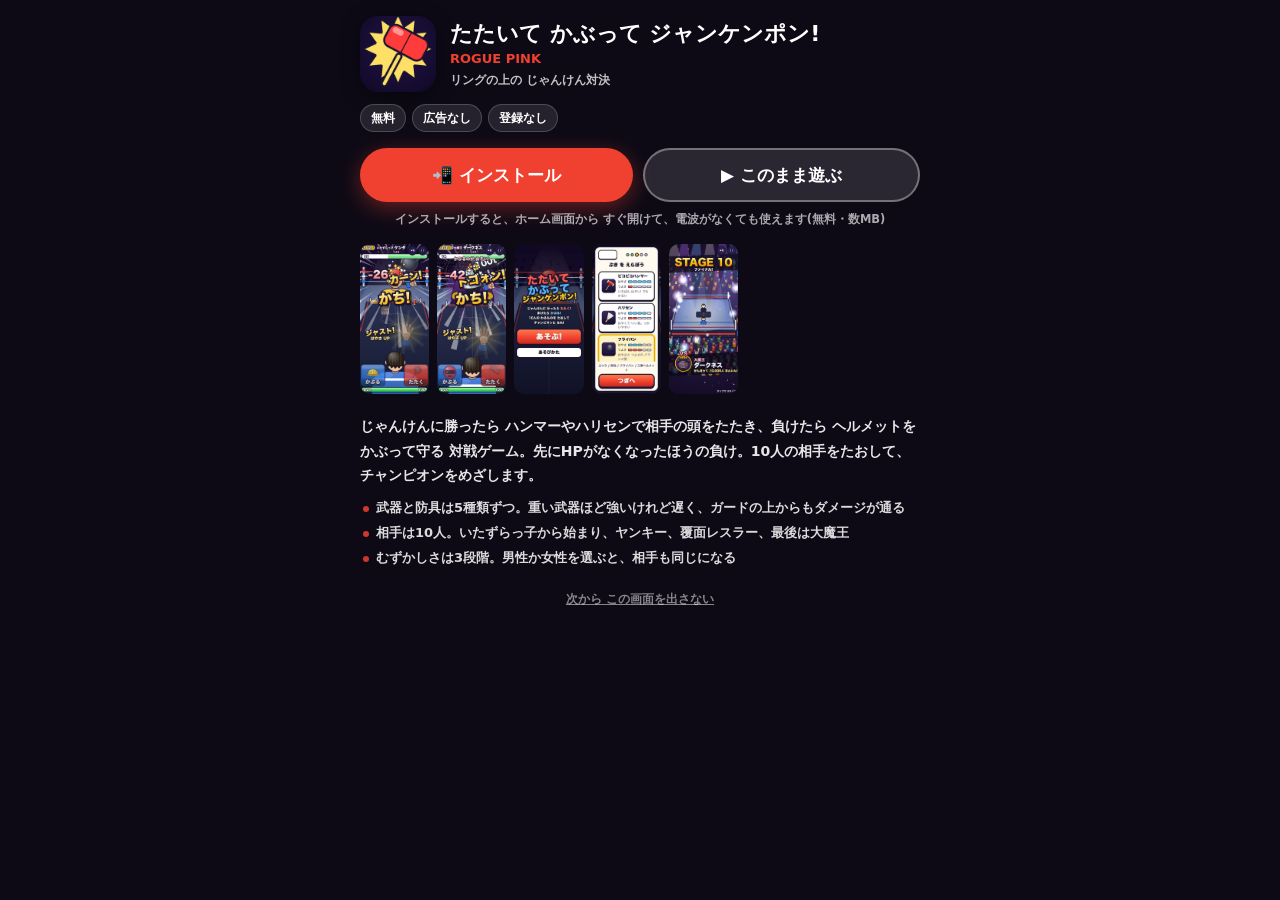
<file: index.html>
<!doctype html>
<!-- このファイルは scripts/build.js が src/ から作ります。直接は編集しないでください。 -->
<html lang="ja">
<head>
<meta charset="utf-8">
<meta name="viewport" content="width=device-width, initial-scale=1, maximum-scale=1, user-scalable=no, viewport-fit=cover">
<meta name="theme-color" content="#140c2a">
<title>叩いてかぶってジャンケンポン</title>
<meta name="description" content="じゃんけんに かったら たたく! まけたら かぶる! 10人の わるものを たおせ! ブラウザですぐ遊べる、ジャンケンバトルゲーム。">
<link rel="manifest" href="manifest.webmanifest">
<link rel="apple-touch-icon" href="apple-touch-icon.png">
<meta name="mobile-web-app-capable" content="yes">
<meta name="apple-mobile-web-app-capable" content="yes">
<meta name="apple-mobile-web-app-title" content="ジャンケンポン">
<meta name="apple-mobile-web-app-status-bar-style" content="black-translucent">
<meta property="og:type" content="website">
<meta property="og:title" content="叩いてかぶってジャンケンポン">
<meta property="og:description" content="じゃんけんに かったら たたく! まけたら かぶる! 10人の わるものを たおせ!">
<meta property="og:image" content="https://roguepink.github.io/janken/ogp.jpg">
<meta property="og:image:width" content="1200">
<meta property="og:image:height" content="630">
<meta name="twitter:card" content="summary_large_image">
<link rel="icon" href="data:image/svg+xml,%3Csvg xmlns='http://www.w3.org/2000/svg' viewBox='0 0 32 32'%3E%3Crect x='14' y='12' width='4' height='18' rx='2' fill='%23ffe066' stroke='%231b1430' stroke-width='2'/%3E%3Crect x='4' y='3' width='24' height='11' rx='4' fill='%23ff3b3b' stroke='%231b1430' stroke-width='2'/%3E%3C/svg%3E">
<style>
/* 夜のリング会場で固定した 1つの見た目(ダーク) */
:root {
  color-scheme: dark;
  --ink: #1b1430;
  --gold: #ffc400;
  --red: #f0402f;
  --blue: #2f7ff0;
  --pink: #ff4d6d;
  --panel: #fffaf0;
  --font: "Hiragino Sans", "Hiragino Kaku Gothic ProN", "Yu Gothic UI", "Meiryo", "Noto Sans JP", "Noto Sans CJK JP", system-ui, sans-serif;
  --safe-t: env(safe-area-inset-top, 0px);
  --safe-r: env(safe-area-inset-right, 0px);
  --safe-b: env(safe-area-inset-bottom, 0px);
  --safe-l: env(safe-area-inset-left, 0px);
}
* { box-sizing: border-box; }
html, body {
  margin: 0; height: 100%; overflow: hidden; background: #140c2a; color: var(--ink);
  font-family: var(--font); font-weight: 800;
  touch-action: none; user-select: none; -webkit-user-select: none; -webkit-touch-callout: none;
  -webkit-tap-highlight-color: transparent; overscroll-behavior: none;
}
canvas#game { position: fixed; top: 0; left: 0; display: block; touch-action: none; }
#safe { position: fixed; visibility: hidden; pointer-events: none; padding-top: var(--safe-t); padding-bottom: var(--safe-b); }
.hidden { display: none !important; }
body.touch .pc-only { display: none; }
button { font-family: inherit; cursor: pointer; -webkit-tap-highlight-color: transparent; touch-action: manipulation; }

/* ---------- 試合中のボタン ---------- */
#hudBtns { position: fixed; top: calc(10px + var(--safe-t)); right: calc(10px + var(--safe-r)); display: flex; gap: 8px; z-index: 5; }
.icon-btn { width: 46px; height: 46px; border-radius: 50%; border: 3px solid var(--ink); background: rgba(40, 28, 80, 0.85); padding: 7px; box-shadow: 0 3px 0 var(--ink); }
.icon-btn svg { width: 100%; height: 100%; display: block; }
.icon-btn:active { transform: translateY(2px); box-shadow: 0 1px 0 var(--ink); }

/* ---------- 画面の上に のせる パネル ---------- */
.overlay {
  position: fixed; inset: 0; z-index: 10; display: flex; align-items: center; justify-content: center;
  padding: calc(12px + var(--safe-t)) calc(12px + var(--safe-r)) calc(12px + var(--safe-b)) calc(12px + var(--safe-l));
  touch-action: pan-y;
}
#result, #pause, #howto { background: rgba(10, 6, 24, 0.55); }
.panel {
  background: var(--panel); border: 5px solid var(--ink); border-radius: 28px; box-shadow: 0 8px 0 var(--ink), 0 18px 40px rgba(0, 0, 0, 0.5);
  width: min(560px, 100%); max-height: 100%; overflow-y: auto; padding: 20px 20px 22px; text-align: center;
  -webkit-overflow-scrolling: touch; overscroll-behavior: contain; touch-action: pan-y;
}
.panel h2 { margin: 4px 0 14px; font-size: 30px; font-weight: 900; }
.small-panel { width: min(400px, 100%); display: flex; flex-direction: column; gap: 12px; }

.big-btn {
  display: block; width: 100%; min-height: 72px; font-size: 30px; font-weight: 900; color: #fff;
  background: linear-gradient(#ff7a4d, #f0402f 60%, #c62a1e); border: 5px solid var(--ink); border-radius: 22px;
  box-shadow: 0 6px 0 var(--ink); text-shadow: 0 3px 0 rgba(0, 0, 0, 0.35); letter-spacing: 0.04em;
}
.big-btn:active { transform: translateY(4px); box-shadow: 0 2px 0 var(--ink); }
.big-btn:disabled { filter: grayscale(0.9) brightness(0.8); }
.sub-btn {
  display: block; width: 100%; min-height: 56px; font-size: 22px; font-weight: 900; color: var(--ink);
  background: #fff; border: 4px solid var(--ink); border-radius: 18px; box-shadow: 0 4px 0 var(--ink);
}
.sub-btn:active { transform: translateY(3px); box-shadow: 0 1px 0 var(--ink); }
.red { color: var(--red); } .blue { color: var(--blue); } .gold { color: #e29a00; }

/* ---------- タイトル ---------- */
#title { flex-direction: column; }
.title-wrap { width: min(560px, 100%); text-align: center; display: flex; flex-direction: column; align-items: center; gap: 14px; }
.logo { margin: 0; line-height: 1.02; font-weight: 900; transform: rotate(-4deg); }
.logo span {
  display: block; font-size: clamp(52px, 15vw, 92px); letter-spacing: 0.02em;
  -webkit-text-stroke: 10px var(--ink); paint-order: stroke fill;
  text-shadow: 0 8px 0 var(--ink), 0 14px 24px rgba(0, 0, 0, 0.6);
  animation: bob 1.6s ease-in-out infinite;
}
.logo .l1 { color: #ff5a4a; } .logo .l2 { color: #4fb6ff; animation-delay: 0.15s; }
.logo .l3 { color: #ffd21f; font-size: clamp(36px, 10.4vw, 72px); white-space: nowrap; animation-delay: 0.3s; }
@keyframes bob { 0%, 100% { transform: translateY(0); } 50% { transform: translateY(-6px); } }
.catch { margin: 4px 0; color: #fff; font-size: clamp(16px, 4.3vw, 22px); line-height: 1.55; word-break: keep-all; overflow-wrap: normal; text-shadow: 0 2px 0 var(--ink), 0 0 10px rgba(0, 0, 0, 0.8); }
.catch .red { color: #ff8a7a; } .catch .blue { color: #8ccbff; }
.title-btns { width: min(400px, 100%); display: flex; flex-direction: column; gap: 12px; }
.title-btns .big-btn { min-height: 84px; font-size: 38px; animation: pulse 1.2s ease-in-out infinite; }
@keyframes pulse { 0%, 100% { transform: scale(1); } 50% { transform: scale(1.04); } }
.title-progress { color: #ffe680; font-size: 18px; text-shadow: 0 2px 0 var(--ink); min-height: 1em; }

/* ---------- じゅんび ---------- */
.setup-panel { width: min(640px, 100%); height: 100%; max-height: 900px; display: flex; flex-direction: column; padding: 14px 16px 16px; overflow: hidden; }
.setup-head { display: flex; align-items: center; gap: 10px; }
.back-btn { border: 3px solid var(--ink); background: #fff; border-radius: 14px; font-size: 18px; font-weight: 900; padding: 8px 12px; box-shadow: 0 3px 0 var(--ink); }
.steps { flex: 1; display: flex; justify-content: center; gap: 8px; }
.steps i { width: 16px; height: 16px; border-radius: 50%; border: 3px solid var(--ink); background: #ddd; display: block; }
.steps i.on { background: var(--gold); transform: scale(1.25); }
.steps i.done { background: #7ed37a; }
#stepTitle { font-size: clamp(24px, 6.6vw, 32px); margin: 10px 0 12px; word-break: keep-all; }
.step-body { display: grid; gap: 12px; flex: 1 1 auto; min-height: 0; overflow-y: auto; align-content: start; padding: 4px 6px 10px; margin: 0 -6px; -webkit-overflow-scrolling: touch; overscroll-behavior: contain; touch-action: pan-y; }
.step-body.cols2 { grid-template-columns: repeat(2, minmax(0, 1fr)); align-content: center; }
.choice {
  position: relative; display: flex; align-items: center; gap: 12px; text-align: left; width: 100%;
  background: #fff; border: 4px solid var(--ink); border-radius: 20px; padding: 10px 14px; box-shadow: 0 5px 0 var(--ink); color: var(--ink);
}
.choice.sel { background: #fff3c4; border-color: #e29a00; box-shadow: 0 5px 0 #a86f00, 0 0 0 4px #ffd21f; }
.choice:active { transform: translateY(3px); box-shadow: 0 2px 0 var(--ink); }
.choice canvas { flex: none; width: clamp(68px, 20vw, 92px); height: clamp(68px, 20vw, 92px); border-radius: 14px; background: #2a2340; }
.choice .c-main { flex: 1; min-width: 0; }
.choice .c-name { font-size: clamp(19px, 5.4vw, 26px); font-weight: 900; line-height: 1.15; word-break: keep-all; overflow-wrap: anywhere; }
.choice .c-desc { font-size: 16px; color: #5a4f6e; margin-top: 4px; overflow-wrap: anywhere; line-height: 1.35; }
.choice .c-bars { display: grid; grid-template-columns: auto 1fr; gap: 3px 8px; align-items: center; margin-top: 6px; font-size: 15px; }
.bar5 { display: flex; gap: 3px; }
.bar5 b { flex: 1; height: 12px; border-radius: 4px; border: 2px solid var(--ink); background: #e8e4ee; }
.bar5.spd b.on { background: #3fd0ff; }
.bar5.pow b.on { background: #ff5a4a; }
.bar5.def b.on { background: #7a8cff; }
.diff-choice { justify-content: center; text-align: center; flex-direction: column; gap: 2px; padding: 16px; }
.diff-choice .c-main { width: 100%; text-align: center; }
.diff-choice .c-name { font-size: 32px; }
.diff-choice.easy .c-name { color: #2aa84a; } .diff-choice.normal .c-name { color: #e29a00; } .diff-choice.hard .c-name { color: #e0262f; }
.gender-choice { flex-direction: column; text-align: center; padding: 14px; }
.gender-choice .c-main { width: 100%; text-align: center; }
.gender-choice canvas { width: 100%; max-width: 160px; height: auto; aspect-ratio: 1; }
.gender-choice .c-name { font-size: 32px; }
.stage-choice { padding: 8px 12px; }
.stage-choice canvas { width: 72px; height: 72px; }
.stage-choice .c-name { font-size: 21px; }
.stage-choice .c-sub { font-size: 15px; color: #7a6f8e; }
.stage-choice .lv { color: #ff4d6d; font-size: 15px; letter-spacing: 1px; }
.stage-choice.locked { background: #d8d4e0; filter: grayscale(1); opacity: 0.7; }
.stage-choice .badge { position: absolute; right: 10px; top: 8px; background: #2aa84a; color: #fff; border: 3px solid var(--ink); border-radius: 10px; font-size: 14px; padding: 1px 7px; }
.setup-foot { margin-top: 10px; display: flex; flex-direction: column; gap: 8px; flex: none; }
.summary { font-size: 15px; color: #6a5f7e; overflow-wrap: anywhere; }

/* ---------- けっか ---------- */
.result-panel { width: min(520px, 100%); }
.res-art { display: block; width: 240px; height: 150px; margin: -4px auto 0; }
@media (max-height: 700px) { .res-art { width: 176px; height: 110px; } }
.result-title { font-size: clamp(36px, 10vw, 52px); font-weight: 900; -webkit-text-stroke: 7px var(--ink); paint-order: stroke fill; line-height: 1.15; margin: 4px 0; }
.result-title.win { color: #ffd21f; } .result-title.lose { color: #7ab0ff; } .result-title.champ { color: #ffd21f; }
.rank { font-size: 48px; letter-spacing: 6px; color: #ffc400; -webkit-text-stroke: 3px var(--ink); paint-order: stroke fill; min-height: 1em; }
.rank .off { color: #d8d4e0; }
.res-msg { font-size: 18px; margin: 6px 0 10px; line-height: 1.5; color: #4a3f5e; overflow-wrap: anywhere; }
.stats { display: grid; grid-template-columns: auto 1fr; gap: 5px 12px; text-align: left; font-size: clamp(15px, 4.2vw, 19px); margin: 0 0 12px; padding: 10px 14px; background: #f1ecdf; border: 3px solid var(--ink); border-radius: 16px; }
.stats dt { color: #5a4f6e; white-space: nowrap; } .stats dd { margin: 0; text-align: right; font-weight: 900; }
.res-btns { display: flex; flex-direction: column; gap: 10px; }

/* ---------- あそびかた ---------- */
.howto { text-align: left; font-size: 19px; line-height: 1.55; padding-left: 1.4em; margin: 0 0 12px; }
.howto li { margin-bottom: 10px; }
.howto small { font-size: 15px; color: #6a5f7e; }
.howto-tips { text-align: left; font-size: 16px; line-height: 1.5; background: #f1ecdf; border: 3px solid var(--ink); border-radius: 16px; padding: 4px 14px; margin-bottom: 14px; }
.howto-tips p { margin: 8px 0; overflow-wrap: anywhere; }

@media (max-height: 640px) {
  .choice canvas { width: 64px; height: 64px; }
  .gender-choice canvas { width: 100px; height: 100px; }
  .choice .c-name { font-size: 22px; }
  .big-btn { min-height: 60px; font-size: 26px; }
}
@media (min-width: 600px) { .step-body.stages { grid-template-columns: 1fr 1fr; } }
@media (max-height: 820px) {
  .result-panel { padding: 12px 16px 14px; }
  .res-art { width: 160px; height: 100px; }
  .result-title { font-size: 36px; }
  .rank { font-size: 34px; }
  .res-msg { font-size: 15px; margin: 2px 0 6px; }
  .stats { font-size: 15px; gap: 2px 12px; padding: 8px 12px; margin-bottom: 10px; }
  .res-btns { gap: 8px; }
  .res-btns .big-btn { min-height: 58px; font-size: 26px; }
  .res-btns .sub-btn { min-height: 46px; font-size: 18px; }
}
</style>
</head>
<body>
<canvas id="game"></canvas>
<div id="safe"></div>

<!-- 試合中のボタン -->
<div id="hudBtns" class="hidden">
  <button id="btnSound" class="icon-btn" aria-label="おと"><svg viewBox="0 0 24 24"><path d="M4 9v6h4l5 4V5L8 9H4z" fill="#fff" stroke="#1b1430" stroke-width="2" stroke-linejoin="round"/><g id="iconWaves" fill="none" stroke="#fff" stroke-width="2.4" stroke-linecap="round"><path d="M16 9.5c1.2 1.5 1.2 3.5 0 5"/><path d="M18.5 7c2.2 3 2.2 7 0 10"/></g><path id="iconMute" class="hidden" d="M16 9l5 6M21 9l-5 6" stroke="#ff6b6b" stroke-width="2.6" stroke-linecap="round"/></svg></button>
  <button id="btnPause" class="icon-btn" aria-label="ポーズ"><svg viewBox="0 0 24 24"><rect x="6" y="5" width="4" height="14" rx="1.5" fill="#fff" stroke="#1b1430" stroke-width="2"/><rect x="14" y="5" width="4" height="14" rx="1.5" fill="#fff" stroke="#1b1430" stroke-width="2"/></svg></button>
</div>

<!-- タイトル -->
<div id="title" class="overlay">
  <div class="title-wrap">
    <h1 class="logo">
      <span class="l1">たたいて</span>
      <span class="l2">かぶって</span>
      <span class="l3">ジャンケンポン!</span>
    </h1>
    <p class="catch">じゃんけんに かったら <b class="red">たたく!</b><br>まけたら <b class="blue">かぶる!</b><br>10人の わるものを たおして<br>チャンピオンに なれ!</p>
    <div class="title-btns">
      <button id="btnPlay" class="big-btn">あそぶ!</button>
      <button id="btnHowto" class="sub-btn">あそびかた</button>
    </div>
    <div class="title-progress" id="titleProgress"></div>
  </div>
</div>

<!-- じゅんび(むずかしさ → キャラ → ぶき → ぼうぐ → ステージ) -->
<div id="setup" class="overlay hidden">
  <div class="panel setup-panel">
    <div class="setup-head">
      <button id="btnBack" class="back-btn" aria-label="もどる">‹ もどる</button>
      <div class="steps" id="steps"></div>
    </div>
    <h2 id="stepTitle"></h2>
    <div class="step-body" id="stepBody"></div>
    <div class="setup-foot">
      <div class="summary" id="summary"></div>
      <button id="btnNext" class="big-btn">つぎへ</button>
    </div>
  </div>
</div>

<!-- けっか -->
<div id="result" class="overlay hidden">
  <div class="panel result-panel">
    <canvas id="resArt" class="res-art"></canvas>
    <div class="result-title" id="resTitle"></div>
    <div class="rank" id="resRank"></div>
    <div class="res-msg" id="resMsg"></div>
    <dl class="stats" id="resStats"></dl>
    <div class="res-btns">
      <button id="btnResMain" class="big-btn"></button>
      <button id="btnResGear" class="sub-btn">ぶき・ぼうぐを かえる</button>
      <button id="btnResTitle" class="sub-btn">タイトルへ</button>
    </div>
  </div>
</div>

<!-- ポーズ -->
<div id="pause" class="overlay hidden">
  <div class="panel small-panel">
    <h2>ポーズ</h2>
    <button id="btnResume" class="big-btn">つづける</button>
    <button id="btnRetire" class="sub-btn">タイトルへ もどる</button>
  </div>
</div>

<!-- あそびかた -->
<div id="howto" class="overlay hidden">
  <div class="panel howto-panel">
    <h2>あそびかた</h2>
    <ol class="howto">
      <li><b>タップ</b>で じゃんけんが はじまる。「じゃん・けん・<b class="gold">ぽん!</b>」の ぽんに あわせて、まんなかの <b>グー・チョキ・パー</b>を タップ!<br><small>だせなかったら あいこ。ぽん ぴったりだと <b class="gold">ジャスト!</b>(はやさ UP)</small></li>
      <li><b class="red">かったら</b> 右の <b class="red">たたく</b>! あいての あたまを ぶきで たたく。</li>
      <li><b class="blue">まけたら</b> 左の <b class="blue">かぶる</b>! ぼうぐで あたまを まもる。</li>
      <li>まちがえて 反対を おすと <b>おてつき</b>。HP が 0 に なった ほうの まけ。</li>
    </ol>
    <div class="howto-tips">
      <p><b>ぶき</b>: おもいほど つよいけど ふりおろすのが おそい。おもい ぶきは <b>ガードの上からも ダメージ</b>が とおる!</p>
      <p><b>ぼうぐ</b>: かたいほど ダメージを へらせるけど かぶるのが おそい。かるい ぼうぐは すぐ かぶれるけど 少し いたい。</p>
      <p><b>れんしょう</b>: じゃんけんに 続けて かつと ダメージが どんどん ふえる!</p>
      <p class="pc-only"><b>キーボード</b>: 1 2 3(グー チョキ パー)/ ← かぶる / → たたく / スペースで スタート</p>
    </div>
    <button id="btnHowtoClose" class="big-btn">わかった!</button>
  </div>
</div>

<script>
/* ---- js/install-gate.js ---- */
'use strict';
/* はじめの画面(Google Play 風: インストールして遊ぶ / このまま遊ぶ)の中身。見本は roguepink/sokai。 */
window.INSTALL_GATE = {
  id: 'janken',
  name: 'たたいて かぶって ' + 'ジャンケンポン!'.split('').join('\u2060'), // \u2060 = 見えない「ここで折らない」印(ジャン/ケンポンで折れないように)
  icon: 'icon-192.png',
  color: '#f0402f',
  tagline: 'リングの上の じゃんけん対決',
  badges: ['無料', '広告なし', '登録なし'],
  shots: ['shots/1.jpg', 'shots/2.jpg', 'shots/3.jpg', 'shots/4.jpg', 'shots/5.jpg'],
  desc: 'じゃんけんに勝ったら ハンマーやハリセンで相手の頭をたたき、負けたら ヘルメットをかぶって守る 対戦ゲーム。先にHPがなくなったほうの負け。10人の相手をたおして、チャンピオンをめざします。',
  points: ['武器と防具は5種類ずつ。重い武器ほど強いけれど遅く、ガードの上からもダメージが通る', '相手は10人。いたずらっ子から始まり、ヤンキー、覆面レスラー、最後は大魔王', 'むずかしさは3段階。男性か女性を選ぶと、相手も同じになる'],
  playLabel: '▶ このまま遊ぶ'
};

/* 部品の install.js(ROGUE PINK 共通の はじめの画面。中身は書きかえない)は、説明書きに script を閉じる字があって
   1ファイルにまとめられないので、ここから 別のファイルとして読みこむ。電波がないときは sw.js が覚えた install.js を使う。
   読みこむまでの一瞬、ゲームの画面が見えてしまわないよう、はじめの画面と同じ色の幕をかけておく(出さないときは かけない)。 */
(function () {
  var C = window.INSTALL_GATE;
  var mm = function (q) { return !!(window.matchMedia && window.matchMedia(q).matches); };
  var standalone = mm('(display-mode: standalone)') || mm('(display-mode: fullscreen)') || navigator.standalone === true;
  var hide = false;
  try { hide = localStorage.getItem('ig-' + C.id + '-hide') === '1'; } catch (e) {}
  var cover = null;
  if (!standalone && !hide && !/play|auto|noinstall/.test(location.hash || '')) {
    cover = document.createElement('div');
    cover.style.cssText = 'position:fixed;inset:0;z-index:2147482999;background:rgb(8,6,14)';
    document.body.appendChild(cover);
  }
  var done = function () { if (cover && cover.parentNode) cover.parentNode.removeChild(cover); cover = null; };
  var s = document.createElement('script');
  s.src = 'install.js';
  s.onload = done; s.onerror = done;
  setTimeout(done, 4000);
  document.body.appendChild(s);
})();

/* ---- js/util.js ---- */
'use strict';
/* 共通の計算(DOM なし。tests/ から node:vm で読み込んでテストする) */

const clamp = (v, a, b) => (v < a ? a : v > b ? b : v);
const lerp = (a, b, t) => a + (b - a) * t;
const easeOutCubic = (t) => 1 - Math.pow(1 - clamp(t, 0, 1), 3);
const easeInCubic = (t) => Math.pow(clamp(t, 0, 1), 3);
const easeOutBack = (t) => {
  t = clamp(t, 0, 1);
  const c1 = 1.70158; const c3 = c1 + 1;
  return 1 + c3 * Math.pow(t - 1, 3) + c1 * Math.pow(t - 1, 2);
};
const easeOutElastic = (t) => {
  t = clamp(t, 0, 1);
  if (t === 0 || t === 1) return t;
  return Math.pow(2, -10 * t) * Math.sin((t * 10 - 0.75) * (2 * Math.PI) / 3) + 1;
};

// シード付き乱数(テストで同じ結果を再現するため)
function makeRng(seed) {
  let s = (seed >>> 0) || 1;
  const rng = () => {
    s ^= s << 13; s >>>= 0;
    s ^= s >>> 17;
    s ^= s << 5; s >>>= 0;
    return s / 4294967296;
  };
  rng.range = (a, b) => a + (b - a) * rng();
  rng.int = (n) => Math.floor(rng() * n);
  rng.pick = (arr) => arr[Math.floor(rng() * arr.length)];
  // おおよそ正規分布(3つの和)
  rng.gauss = () => (rng() + rng() + rng() - 1.5) / 0.5;
  return rng;
}

function hexToRgb(hex) {
  const h = hex.replace('#', '');
  const n = parseInt(h.length === 3 ? h.split('').map((c) => c + c).join('') : h, 16);
  return [(n >> 16) & 255, (n >> 8) & 255, n & 255];
}
// 色を明るく(+)・暗く(-)する
function shade(hex, amt) {
  const [r, g, b] = hexToRgb(hex);
  const f = (c) => clamp(Math.round(amt >= 0 ? c + (255 - c) * amt : c * (1 + amt)), 0, 255);
  return 'rgb(' + f(r) + ',' + f(g) + ',' + f(b) + ')';
}
function rgba(hex, a) {
  const [r, g, b] = hexToRgb(hex);
  return 'rgba(' + r + ',' + g + ',' + b + ',' + a + ')';
}

/* ---- js/config.js ---- */
'use strict';
/* ゲームバランスの数値。遊びごこちはここの数字で調整する */

const CONFIG = {
  playerHp: 100,
  // JUST(「ぽん」ぴったり)で出したときの、ぶき・ぼうぐの はやさ倍率
  justSpeed: 0.72,
  // れんしょう(じゃんけんに続けて勝つ)ごとのダメージ倍率の上がり方と上限
  streakStep: 0.12,
  streakMax: 1.48,
  // 「ギリギリ ガード」とみなす間(秒)
  tightGuard: 0.1,

  // ぶき: swing = ボタンを押してから当たるまでの秒数、power = そのまま当たったときのダメージ、
  //        pierce = ぼうぐの上から ひびく割合(大きいほど ガードされても いたい)
  weapons: [
    { id: 'pico', name: 'ピコピコハンマー', swing: 0.13, power: 15, pierce: 0.06, word: 'ピコッ!', desc: 'いちばん はやい! でも かるい' },
    { id: 'harisen', name: 'ハリセン', swing: 0.2, power: 20, pierce: 0.14, word: 'パシーン!', desc: 'はやくて いい音。つかいやすい' },
    { id: 'pan', name: 'フライパン', swing: 0.28, power: 26, pierce: 0.24, word: 'カーン!', desc: 'はやさと つよさの バランス型' },
    { id: 'mallet', name: '木づち', swing: 0.38, power: 33, pierce: 0.38, word: 'ゴーン!', desc: 'おもい。ガードの上からも ひびく' },
    { id: 'ton', name: '100tハンマー', swing: 0.52, power: 42, pierce: 0.55, word: 'ドゴォン!!', desc: 'さいきょう! でも ふるのが おそい' },
  ],
  // ぼうぐ: don = かぶり終わるまでの秒数、block = ふせぐ割合
  armors: [
    { id: 'zaru', name: 'ざる', don: 0.1, block: 0.45, desc: 'いちばん はやく かぶれる。でも けっこう いたい' },
    { id: 'nabe', name: 'おなべ', don: 0.16, block: 0.6, desc: 'はやめに かぶれて、まあまあ かたい' },
    { id: 'hardhat', name: '工事ヘルメット', don: 0.24, block: 0.74, desc: 'はやさと かたさの バランス型' },
    { id: 'bike', name: 'バイクヘルメット', don: 0.33, block: 0.86, desc: 'かたい。かぶるのに 少し時間がかかる' },
    { id: 'knight', name: '騎士のかぶと', don: 0.45, block: 0.95, desc: 'さいきょうの まもり! でも かぶるのが おそい' },
  ],

  // むずかしさ
  //  cpuReact: 相手の反応時間の倍率(大きいほど おそい)  cpuMistake: 相手の まちがい率の倍率
  //  dmgTaken: 自分が受けるダメージ倍率  oppHp: 相手のHP倍率
  //  window: 勝ってから たたくまでの制限時間  grace: 「ぽん」のあと 出せる時間  just: JUST の はば(±秒)
  //  read: 相手が こちらのクセを読む強さ  hint: 押すボタンを光らせる  beat: 「じゃん」「けん」「ぽん」の間隔
  diffs: {
    easy: { id: 'easy', name: 'やさしい', cpuReact: 1.32, cpuMistake: 1.6, dmgTaken: 0.62, oppHp: 0.85, window: 2.4, grace: 0.6, just: 0.15, read: 0.4, hint: true, beat: 0.5 },
    normal: { id: 'normal', name: 'ふつう', cpuReact: 1, cpuMistake: 1, dmgTaken: 0.8, oppHp: 1, window: 1.8, grace: 0.45, just: 0.11, read: 1, hint: true, beat: 0.44 },
    hard: { id: 'hard', name: 'むずかしい', cpuReact: 0.86, cpuMistake: 0.6, dmgTaken: 1, oppHp: 1.1, window: 1.4, grace: 0.3, just: 0.08, read: 1.4, hint: false, beat: 0.38 },
  },

  // コンピューターの強さ 5段階
  //  react: 反応時間(秒)  jitter: ばらつき  mistake: 押しまちがい率  hesitate: もたつく率
  //  fav: すきな手を出す確率(1/3 なら クセなし)  read: こちらの よく出す手を読む確率
  cpuLevels: [
    null,
    { react: 0.95, jitter: 0.16, mistake: 0.12, hesitate: 0.16, fav: 0.56, read: 0 },
    { react: 0.8, jitter: 0.13, mistake: 0.08, hesitate: 0.12, fav: 0.48, read: 0.06 },
    { react: 0.67, jitter: 0.1, mistake: 0.05, hesitate: 0.09, fav: 0.43, read: 0.12 },
    { react: 0.56, jitter: 0.08, mistake: 0.03, hesitate: 0.06, fav: 0.38, read: 0.2 },
    { react: 0.47, jitter: 0.06, mistake: 0.02, hesitate: 0.04, fav: 0.34, read: 0.28 },
  ],

  // 10ステージ。lv = コンピューターの強さ、hp = 相手のHP、weapon / armor = 相手のそうび(番号)
  //  fav = すきな手(0 グー 1 チョキ 2 パー)  crowd = 会場の うまり具合(0〜1)
  stages: [
    { lv: 1, hp: 65, weapon: 0, armor: 0, fav: 0, crowd: 0.06,
      m: { title: 'いたずらっ子', name: 'ケンタ', intro: 'へへっ、ボクに かてるかな?', ko: 'うわーん! おぼえてろー!' },
      f: { title: 'いたずらっ子', name: 'ミカ', intro: 'えへへ、ピコッと いくよー!', ko: 'うわーん! ママー!' } },
    { lv: 1, hp: 72, weapon: 1, armor: 0, fav: 2, crowd: 0.14,
      m: { title: 'ちょいワル', name: 'タクヤ', intro: 'オレの ハリセン、いたいぜ?', ko: 'ちょ、ちょっと 本気だしすぎ…' },
      f: { title: 'ちょいワル', name: 'レイナ', intro: 'あたしに勝とうなんて 10年はやいし', ko: 'ウソでしょ… マジで?' } },
    { lv: 2, hp: 78, weapon: 1, armor: 1, fav: 1, crowd: 0.24,
      m: { title: 'ヤンキー', name: 'リュウジ', intro: 'あぁん? やんのか コラ!', ko: 'きょ、きょうは このへんに しといてやる…' },
      f: { title: 'スケバン', name: 'マキ', intro: 'なめた まねすると しょうちしないよ!', ko: 'あ、あんた… やるじゃん…' } },
    { lv: 2, hp: 84, weapon: 2, armor: 1, fav: 0, crowd: 0.34,
      m: { title: '番長', name: 'ゴウダ', intro: 'この学校の てっぺんは オレだ!', ko: 'ま、まさか オレが…!' },
      f: { title: '女番長', name: 'オリョウ', intro: 'ここらは あたいの シマだよ!', ko: 'あたいが… まけるなんて…' } },
    { lv: 3, hp: 90, weapon: 0, armor: 3, fav: 2, crowd: 0.46,
      m: { title: 'イカサマ師', name: 'ジョー', intro: 'フフフ… 勝負は もう ついている', ko: 'バ、バカな! イカサマが きかない!?' },
      f: { title: 'イカサマ師', name: 'ローズ', intro: 'あなたの手は ぜんぶ おみとおしよ', ko: 'わ、わたくしの 計算が…!' } },
    { lv: 3, hp: 96, weapon: 3, armor: 2, fav: 1, crowd: 0.58,
      m: { title: '覆面レスラー', name: 'デスマスク', intro: 'ガハハ! リングの上は オレさまの庭だ!', ko: 'ぐはぁっ! マスクが…!' },
      f: { title: '覆面レスラー', name: 'ブラッディ・クイーン', intro: 'リングに しずめてあげるわ!', ko: 'こ、このわたしが テンカウント…!?' } },
    { lv: 4, hp: 102, weapon: 2, armor: 3, fav: 0, crowd: 0.7,
      m: { title: 'ギャングのボス', name: 'ドン・バルボ', intro: 'ワシに さからう者は ゆるさん…', ko: 'ぐぬぬ… おぼえておれ…!' },
      f: { title: 'マフィアの女ボス', name: 'マダム・ヴェノム', intro: 'おしおきの 時間よ、ぼうや', ko: 'このわたくしが… ありえない!' } },
    { lv: 4, hp: 106, weapon: 3, armor: 4, fav: 2, crowd: 0.8,
      m: { title: 'マッドドクター', name: 'ゲドウ', intro: 'キミは 実験の サンプルだよ… ヒヒヒ!', ko: 'ワタシの 計算に まちがいが…!?' },
      f: { title: '悪の魔女', name: 'グリムヒルダ', intro: 'イーッヒッヒ! カエルに してやるよ!', ko: 'ギャアアア! とけるぅぅ…!' } },
    { lv: 5, hp: 110, weapon: 4, armor: 3, fav: 1, crowd: 0.9,
      m: { title: '魔将', name: 'ザギル', intro: '魔王さまの もとへは 行かせぬ!', ko: 'ま、魔王さま… もうしわけ…!' },
      f: { title: '魔将', name: 'リリス', intro: 'ここで おわりよ。ひざまずきなさい', ko: 'ありえない… 人間ごときに…!' } },
    { lv: 5, hp: 116, weapon: 4, armor: 4, fav: 0, crowd: 1,
      m: { title: '大魔王', name: 'ダークネス', intro: 'よくぞ来た… 絶望を おしえてやろう!', ko: 'グオオオ! このワタシが… やぶれるだと…!' },
      f: { title: '悪の女帝', name: 'ダーク・クイーン', intro: 'ひれふしなさい。世界は わらわのもの!', ko: 'わらわが… まけた…!? そんな…!' } },
  ],

  // 相手のセリフ(強さ別)。性別で変わらない言い方にしてある
  lines: {
    hit: [null, ['やったー!', 'へへーん!', 'あたった!'], ['どうだ!', 'ちょろいぜ!', 'いたかった?'], ['フッ… あまい', 'おそいおそい!', 'まるみえだ'], ['クックック…', 'この程度か?', 'もう おわりか?'], ['ひれふせ!', 'ムダだ!', '絶望しろ!']],
    hurt: [null, ['いたっ!', 'うわーん!', 'ずるいー!'], ['くっ…!', 'いってぇ!', 'やるな…!'], ['なにぃ!?', 'バカな!', 'ぐっ…!'], ['おのれ…!', 'ゆるさん…!', 'ぐぬぬ…!'], ['このワタシに…!', 'こしゃくな!', 'グオオ…!']],
    guard: [null, ['セーフ!', 'あぶなっ!'], ['きかねーよ!', 'セーフ!'], ['フン!', 'よめていた'], ['きかんな…', 'ムダムダ!'], ['ムダだと 言っている!', 'かゆいわ!']],
  },
};

/* ---- js/rules.js ---- */
'use strict';
/* じゃんけん・ダメージ・コンピューターの考え方(DOM なし。tests/ でテストする)
   手: 0 = グー、1 = チョキ、2 = パー */

const Rules = (() => {
  const HAND_NAMES = ['グー', 'チョキ', 'パー'];

  // 'p' = 自分の勝ち、'c' = 相手の勝ち、'draw' = あいこ。自分が出さなかった(null)ら あいこ
  function judge(p, c) {
    if (p == null || c == null || p === c) return 'draw';
    return (p + 1) % 3 === c ? 'p' : 'c';
  }
  // h に勝つ手
  const beats = (h) => (h + 2) % 3;

  // れんしょう倍率: 1勝目 1.0 → 2れんしょう 1.12 → … 上限あり
  function streakMul(streak) {
    return Math.min(CONFIG.streakMax, 1 + Math.max(0, streak - 1) * CONFIG.streakStep);
  }

  // ダメージ。armor を渡したら ガードされた(ぶきの pierce ぶんは ぼうぐの上から ひびく)
  function damage(weapon, armor, mul) {
    let d = weapon.power * (mul || 1);
    if (armor) d *= 1 - armor.block * (1 - weapon.pierce);
    return Math.max(1, Math.round(d));
  }

  // 当たった瞬間に ぼうぐが かぶり終わっていれば ガード。ぎりぎりなら 'tight'
  function strikeOutcome(strikeAt, guardAt) {
    if (guardAt == null || guardAt > strikeAt + 1e-9) return 'clean';
    return strikeAt - guardAt < CONFIG.tightGuard ? 'tight' : 'guard';
  }

  function oppHp(stageIdx, diff) {
    return Math.round(CONFIG.stages[stageIdx].hp * diff.oppHp);
  }

  // こちらが よく出す手(最近 6回)。3回未満なら null
  function favoriteOf(history) {
    const recent = history.slice(-6);
    if (recent.length < 3) return null;
    const n = [0, 0, 0];
    for (const h of recent) n[h]++;
    const max = Math.max(n[0], n[1], n[2]);
    if (max < 2) return null;
    const tops = [0, 1, 2].filter((h) => n[h] === max);
    return tops.length === 1 ? tops[0] : recent[recent.length - 1];
  }

  // コンピューターの手。クセ(すきな手)があり、強い相手ほど こちらのクセを読む
  function cpuHand(rng, lvl, fav, history, readMul) {
    const f = favoriteOf(history || []);
    if (f != null && rng() < lvl.read * (readMul == null ? 1 : readMul)) return beats(f);
    const r = rng();
    if (r < lvl.fav) return fav;
    const others = [0, 1, 2].filter((h) => h !== fav);
    return others[r < lvl.fav + (1 - lvl.fav) / 2 ? 0 : 1];
  }

  // コンピューターが じゃんけんの後に どのボタンを いつ押すか
  //  role: 'attack'(勝った)/ 'guard'(負けた)。たまに 押しまちがい・もたつき
  function cpuPlan(rng, lvl, diff, role) {
    let at = lvl.react * diff.cpuReact + lvl.jitter * rng.gauss();
    at = Math.max(0.2, at);
    const right = role === 'attack' ? 'weapon' : 'armor';
    const wrong = role === 'attack' ? 'armor' : 'weapon';
    if (rng() < lvl.mistake * diff.cpuMistake) return { at, btn: wrong, mistake: true };
    if (rng() < lvl.hesitate * diff.cpuMistake) at += 0.25 + rng() * 0.3;
    return { at, btn: right, mistake: false };
  }

  /* 1ラウンドの「たたく・かぶる」の決着(テストとバランス確認用。ゲーム本体は同じ考え方を時間にそって進める)
     a = たたく側 { press: 押した時刻|null, btn, weapon, speed }  d = まもる側 { press, btn, armor, speed }
     返り値: { kind: 'clean'|'guard'|'tight'|'miss'|'timeout', dmg } */
  function resolveRound(a, d, window, mul) {
    if (a.press == null || a.press > window) return { kind: 'timeout', dmg: 0 };
    if (a.btn !== 'weapon') return { kind: 'miss', dmg: 0 };
    const strikeAt = a.press + a.weapon.swing * (a.speed || 1);
    const guardAt = d.press != null && d.btn === 'armor' ? d.press + d.armor.don * (d.speed || 1) : null;
    const kind = strikeOutcome(strikeAt, guardAt);
    return { kind, dmg: damage(a.weapon, kind === 'clean' ? null : d.armor, mul) };
  }

  /* 1ステージを まるごと試合する(バランス確認用)
     player: { weapon, armor, react: 平均の反応(秒), jitter, justRate, hand: (rng, history) => 手 } */
  function simulateMatch(rng, stageIdx, diff, player) {
    const st = CONFIG.stages[stageIdx];
    const lvl = CONFIG.cpuLevels[st.lv];
    const cw = CONFIG.weapons[st.weapon];
    const ca = CONFIG.armors[st.armor];
    let php = CONFIG.playerHp;
    let chp = oppHp(stageIdx, diff);
    const history = [];
    let throws = 0; let rounds = 0; let pStreak = 0; let cStreak = 0;
    const stats = { clean: 0, guard: 0, taken: 0, dealt: 0 };
    while (php > 0 && chp > 0 && throws < 400) {
      throws++;
      const ph = player.hand(rng, history);
      const ch = cpuHand(rng, lvl, st.fav, history, diff.read);
      history.push(ph);
      const w = judge(ph, ch);
      if (w === 'draw') continue;
      rounds++;
      const just = rng() < (player.justRate || 0);
      const pPress = Math.max(0.18, player.react + (player.jitter || 0.08) * rng.gauss());
      const sp = just ? CONFIG.justSpeed : 1;
      if (w === 'p') {
        pStreak++; cStreak = 0;
        const plan = cpuPlan(rng, lvl, diff, 'guard');
        const r = resolveRound({ press: pPress, btn: 'weapon', weapon: player.weapon, speed: sp }, { press: plan.at, btn: plan.btn, armor: ca }, diff.window, streakMul(pStreak));
        chp -= r.dmg; stats.dealt += r.dmg;
        if (r.kind === 'clean') stats.clean++; else if (r.dmg) stats.guard++;
      } else {
        cStreak++; pStreak = 0;
        const plan = cpuPlan(rng, lvl, diff, 'attack');
        const r = resolveRound({ press: plan.at, btn: plan.btn, weapon: cw }, { press: pPress, btn: 'armor', armor: player.armor, speed: sp }, diff.window, streakMul(cStreak) * diff.dmgTaken);
        php -= r.dmg; stats.taken += r.dmg;
      }
    }
    return { win: chp <= 0, php, chp, throws, rounds, stats };
  }

  return { HAND_NAMES, judge, beats, streakMul, damage, strikeOutcome, oppHp, favoriteOf, cpuHand, cpuPlan, resolveRound, simulateMatch };
})();

/* ---- js/art.js ---- */
'use strict';
/* 絵の部品: じゃんけんの手・ぶき・ぼうぐ・文字・星。画像ファイルは使わず Canvas のパスで描く。
   どの絵も「原点まわりのローカル座標」で描くので、呼ぶ側で translate / rotate / scale してから使う */

const INK = '#1b1430';

const Art = (() => {
  function rr(ctx, x, y, w, h, r) {
    r = Math.min(r, w / 2, h / 2);
    ctx.beginPath();
    ctx.moveTo(x + r, y);
    ctx.arcTo(x + w, y, x + w, y + h, r);
    ctx.arcTo(x + w, y + h, x, y + h, r);
    ctx.arcTo(x, y + h, x, y, r);
    ctx.arcTo(x, y, x + w, y, r);
    ctx.closePath();
  }
  function fs(ctx, fill, lw, stroke) {
    if (fill) { ctx.fillStyle = fill; ctx.fill(); }
    if (lw) { ctx.lineWidth = lw; ctx.strokeStyle = stroke || INK; ctx.lineJoin = 'round'; ctx.lineCap = 'round'; ctx.stroke(); }
  }
  // 左上から光が当たったような 丸い陰影
  function ballGrad(ctx, x, y, r, base) {
    const g = ctx.createRadialGradient(x - r * 0.35, y - r * 0.4, r * 0.08, x, y, r * 1.05);
    g.addColorStop(0, shade(base, 0.35));
    g.addColorStop(0.55, base);
    g.addColorStop(1, shade(base, -0.28));
    return g;
  }
  function linGrad(ctx, x0, y0, x1, y1, stops) {
    const g = ctx.createLinearGradient(x0, y0, x1, y1);
    stops.forEach((s, i) => g.addColorStop(s[0] != null ? s[0] : i / (stops.length - 1), s[1]));
    return g;
  }
  // 太いふちどりの文字(まんがの書き文字)
  function text(ctx, str, x, y, size, fill, opts) {
    opts = opts || {};
    ctx.save();
    ctx.font = (opts.weight || 900) + ' ' + size + 'px ' + FONT;
    ctx.textAlign = opts.align || 'center';
    ctx.textBaseline = 'middle';
    ctx.lineJoin = 'round';
    if (opts.rot) { ctx.translate(x, y); ctx.rotate(opts.rot); x = 0; y = 0; }
    const ow = opts.outline == null ? size * 0.22 : opts.outline;
    if (opts.shadow !== false && ow > 0) {
      ctx.fillStyle = opts.shadowColor || 'rgba(0,0,0,0.45)';
      ctx.lineWidth = ow; ctx.strokeStyle = opts.shadowColor || 'rgba(0,0,0,0.45)';
      ctx.strokeText(str, x + size * 0.04, y + size * 0.07);
    }
    if (opts.outer) { ctx.lineWidth = ow + size * 0.16; ctx.strokeStyle = opts.outer; ctx.strokeText(str, x, y); }
    if (ow > 0) { ctx.lineWidth = ow; ctx.strokeStyle = opts.stroke || INK; ctx.strokeText(str, x, y); }
    if (Array.isArray(fill)) {
      const g = ctx.createLinearGradient(0, y - size * 0.5, 0, y + size * 0.5);
      fill.forEach((c, i) => g.addColorStop(i / (fill.length - 1), c));
      ctx.fillStyle = g;
    } else ctx.fillStyle = fill;
    ctx.fillText(str, x, y);
    ctx.restore();
  }
  function star(ctx, x, y, r, rot, fill, lw) {
    ctx.beginPath();
    for (let i = 0; i < 10; i++) {
      const a = rot + (i * Math.PI) / 5 - Math.PI / 2;
      const rad = i % 2 ? r * 0.45 : r;
      ctx.lineTo(x + Math.cos(a) * rad, y + Math.sin(a) * rad);
    }
    ctx.closePath();
    fs(ctx, fill || '#ffe14d', lw == null ? r * 0.18 : lw);
  }
  // ギザギザの ふきだし(ばくはつ)
  function burst(ctx, x, y, r, n, fill, rot) {
    ctx.beginPath();
    for (let i = 0; i < n * 2; i++) {
      const a = (rot || 0) + (i * Math.PI) / n;
      const rad = i % 2 ? r * 0.7 : r;
      ctx.lineTo(x + Math.cos(a) * rad, y + Math.sin(a) * rad);
    }
    ctx.closePath();
    fs(ctx, fill, r * 0.06);
  }
  function capsule(ctx, x0, y0, x1, y1, w, fill, lw) {
    ctx.beginPath();
    ctx.lineCap = 'round';
    ctx.moveTo(x0, y0); ctx.lineTo(x1, y1);
    ctx.lineWidth = w + (lw || 0) * 2; ctx.strokeStyle = INK; ctx.stroke();
    ctx.lineWidth = w; ctx.strokeStyle = fill; ctx.stroke();
  }

  /* ---------- じゃんけんの手(上むき、原点 = 手首。高さ およそ 190) ---------- */
  function hand(ctx, type, skin, sleeve) {
    const lw = 6;
    const dark = shade(skin, -0.22);
    // そで(null なら 描かない)
    if (sleeve !== null) {
      rr(ctx, -50, 4, 100, 70, 14); fs(ctx, sleeve || '#3d7bff', lw);
      ctx.fillStyle = shade(sleeve || '#3d7bff', -0.25); ctx.fillRect(-46, 8, 92, 12);
    }
    // 手首
    rr(ctx, -34, -24, 68, 34, 10); fs(ctx, skin, lw);
    const finger = (x0, y0, x1, y1, w) => {
      capsule(ctx, x0, y0, x1, y1, w, skin, 3);
      // 指先の ツメ
      const a = Math.atan2(y1 - y0, x1 - x0);
      ctx.save(); ctx.translate(x1 - Math.cos(a) * w * 0.3, y1 - Math.sin(a) * w * 0.3); ctx.rotate(a + Math.PI / 2);
      rr(ctx, -w * 0.28, -w * 0.05, w * 0.56, w * 0.42, w * 0.2); ctx.fillStyle = shade(skin, 0.35); ctx.fill();
      ctx.restore();
    };
    if (type === 2) {
      // パー: 5本の指を ひろげる
      finger(-36, -60, -96, -118, 30);
      finger(-30, -84, -48, -178, 30);
      finger(-6, -88, -6, -194, 31);
      finger(18, -86, 34, -184, 30);
      finger(38, -74, 70, -152, 27);
      rr(ctx, -50, -104, 100, 92, 34); fs(ctx, ballGrad(ctx, 0, -60, 60, skin), lw);
      // 手のひらの しわ
      ctx.beginPath(); ctx.moveTo(-30, -48); ctx.quadraticCurveTo(0, -62, 26, -72);
      ctx.lineWidth = 3.5; ctx.strokeStyle = dark; ctx.stroke();
      ctx.beginPath(); ctx.moveTo(-24, -30); ctx.quadraticCurveTo(-4, -40, 14, -36); ctx.stroke();
      return;
    }
    if (type === 1) {
      // チョキ: 人さし指と中指
      finger(-14, -84, -46, -178, 31);
      finger(12, -86, 38, -182, 31);
    }
    // にぎりこぶし
    rr(ctx, -52, -108, 104, 96, 30); fs(ctx, ballGrad(ctx, 0, -64, 62, skin), lw);
    // 曲げた指の ふし
    const n = type === 1 ? 2 : 4;
    const x0 = type === 1 ? 2 : -50;
    const fw = type === 1 ? 24 : 25;
    for (let i = 0; i < n; i++) {
      const fx = x0 + i * fw;
      rr(ctx, fx, -114, fw, 52, 12); fs(ctx, ballGrad(ctx, fx + fw / 2, -96, 26, skin), 5);
    }
    // おや指
    ctx.beginPath();
    ctx.moveTo(-50, -44); ctx.quadraticCurveTo(-46, -70, -14, -66); ctx.quadraticCurveTo(14, -62, 16, -50);
    ctx.quadraticCurveTo(14, -40, -10, -40); ctx.quadraticCurveTo(-40, -38, -50, -30); ctx.closePath();
    fs(ctx, shade(skin, 0.08), 5);
  }

  /* ---------- ぶき(原点 = にぎる所。頭は 上(-y)) ---------- */
  function weapon(ctx, id) {
    const lw = 6;
    if (id === 'pico') {
      rr(ctx, -9, -150, 18, 160, 8); fs(ctx, linGrad(ctx, -9, 0, 9, 0, [[0, '#ffe066'], [0.5, '#fff3b0'], [1, '#e6b800']]), lw);
      for (let y = -130; y < 0; y += 30) { ctx.fillStyle = '#ff5a5a'; ctx.fillRect(-8, y, 16, 9); }
      // じゃばらの頭
      rr(ctx, -62, -204, 124, 66, 16); fs(ctx, linGrad(ctx, 0, -204, 0, -138, [[0, '#ff8080'], [0.45, '#ff3b3b'], [1, '#c41818']]), lw);
      ctx.strokeStyle = 'rgba(120,0,0,0.55)'; ctx.lineWidth = 4;
      for (let x = -38; x <= 38; x += 15) { ctx.beginPath(); ctx.moveTo(x, -200); ctx.lineTo(x, -142); ctx.stroke(); }
      for (const s of [-1, 1]) {
        ctx.beginPath(); ctx.ellipse(s * 66, -171, 16, 38, 0, 0, Math.PI * 2); fs(ctx, '#ffd23d', lw);
        ctx.beginPath(); ctx.ellipse(s * 66 - 3, -178, 6, 14, 0, 0, Math.PI * 2); ctx.fillStyle = '#fff6c0'; ctx.fill();
      }
      ctx.fillStyle = 'rgba(255,255,255,0.6)'; rr(ctx, -50, -196, 100, 10, 5); ctx.fill();
    } else if (id === 'harisen') {
      // 紙を じゃばらに おった せんす
      ctx.beginPath();
      ctx.moveTo(-16, -60); ctx.lineTo(-86, -230); ctx.quadraticCurveTo(0, -262, 86, -230); ctx.lineTo(16, -60); ctx.closePath();
      fs(ctx, '#fffdf2', lw);
      ctx.strokeStyle = '#c9c2a8'; ctx.lineWidth = 3;
      for (let i = -3; i <= 3; i++) { ctx.beginPath(); ctx.moveTo(i * 3.2, -62); ctx.lineTo(i * 24, -238 - (3 - Math.abs(i)) * 4); ctx.stroke(); }
      ctx.fillStyle = 'rgba(0,0,0,0.06)';
      for (let i = -3; i < 3; i += 2) { ctx.beginPath(); ctx.moveTo(i * 3.2, -62); ctx.lineTo(i * 24, -238); ctx.lineTo((i + 1) * 24, -240); ctx.lineTo((i + 1) * 3.2, -62); ctx.fill(); }
      rr(ctx, -18, -66, 36, 76, 8); fs(ctx, '#fffdf2', lw);
      ctx.fillStyle = '#e8333a'; ctx.fillRect(-15, -56, 30, 14); ctx.fillRect(-15, -26, 30, 14);
      ctx.beginPath(); ctx.moveTo(-18, -66); ctx.lineTo(18, -66); ctx.lineTo(18, 10); ctx.lineTo(-18, 10); ctx.closePath(); ctx.lineWidth = lw; ctx.strokeStyle = INK; ctx.stroke();
    } else if (id === 'pan') {
      rr(ctx, -10, -120, 20, 130, 9); fs(ctx, '#2b2b33', lw);
      ctx.beginPath(); ctx.arc(0, -10, 5, 0, Math.PI * 2); ctx.fillStyle = '#888'; ctx.fill();
      ctx.beginPath(); ctx.arc(0, -196, 86, 0, Math.PI * 2); fs(ctx, '#3a3d48', lw);
      ctx.beginPath(); ctx.arc(0, -196, 72, 0, Math.PI * 2);
      const g = ctx.createRadialGradient(-26, -226, 6, 0, -196, 74); g.addColorStop(0, '#8a90a2'); g.addColorStop(0.6, '#4a4f5e'); g.addColorStop(1, '#262833');
      ctx.fillStyle = g; ctx.fill();
      ctx.beginPath(); ctx.arc(0, -196, 72, Math.PI * 1.1, Math.PI * 1.45); ctx.lineWidth = 8; ctx.strokeStyle = 'rgba(255,255,255,0.55)'; ctx.stroke();
      ctx.beginPath(); ctx.arc(0, -196, 86, 0, Math.PI * 2); ctx.lineWidth = lw; ctx.strokeStyle = INK; ctx.stroke();
    } else if (id === 'mallet') {
      rr(ctx, -10, -150, 20, 160, 8); fs(ctx, linGrad(ctx, -10, 0, 10, 0, [[0, '#c48a52'], [0.5, '#e6b27a'], [1, '#9a6434']]), lw);
      rr(ctx, -92, -226, 184, 84, 22); fs(ctx, linGrad(ctx, 0, -226, 0, -142, [[0, '#e7b47a'], [0.4, '#c88a4e'], [1, '#8c5a2c']]), lw);
      ctx.fillStyle = '#8f8f9c';
      for (const x of [-70, 56]) { ctx.fillRect(x, -224, 14, 80); }
      ctx.strokeStyle = INK; ctx.lineWidth = 3;
      for (const x of [-70, 56]) { ctx.strokeRect(x, -224, 14, 80); }
      ctx.strokeStyle = 'rgba(90,50,20,0.45)'; ctx.lineWidth = 3;
      for (const y of [-206, -184, -162]) { ctx.beginPath(); ctx.moveTo(-50, y); ctx.quadraticCurveTo(0, y + 6, 50, y); ctx.stroke(); }
      ctx.fillStyle = 'rgba(255,255,255,0.35)'; rr(ctx, -80, -218, 160, 12, 6); ctx.fill();
    } else if (id === 'ton') {
      rr(ctx, -13, -160, 26, 172, 9); fs(ctx, linGrad(ctx, -13, 0, 13, 0, [[0, '#6b6f7e'], [0.5, '#c9cfdc'], [1, '#4a4d58']]), lw);
      rr(ctx, -16, -40, 32, 46, 8); fs(ctx, '#b3261e', 5);
      rr(ctx, -128, -286, 256, 136, 18); fs(ctx, linGrad(ctx, 0, -286, 0, -150, [[0, '#5b6070'], [0.35, '#3a3e4b'], [1, '#1f2129']]), lw + 1);
      rr(ctx, -118, -278, 236, 18, 8); ctx.fillStyle = 'rgba(255,255,255,0.22)'; ctx.fill();
      for (const x of [-108, 108]) { ctx.beginPath(); ctx.arc(x, -170, 6, 0, Math.PI * 2); ctx.fillStyle = '#9aa0b0'; ctx.fill(); ctx.beginPath(); ctx.arc(x, -266, 6, 0, Math.PI * 2); ctx.fill(); }
      text(ctx, '100t', 0, -216, 70, '#fff', { outline: 10, shadow: false });
    }
  }

  /* ---------- ぼうぐ(原点 = 頭の中心、頭の半径 100) view: 'front' | 'back' ---------- */
  function armor(ctx, id, view) {
    const lw = 6;
    const back = view === 'back';
    if (id === 'zaru') {
      ctx.beginPath(); ctx.ellipse(0, -24, 112, 100, 0, Math.PI, 0); ctx.closePath();
      fs(ctx, ballGrad(ctx, 0, -70, 110, '#d9b36a'), lw);
      ctx.save(); ctx.clip();
      ctx.strokeStyle = 'rgba(120,80,30,0.55)'; ctx.lineWidth = 3;
      for (let x = -120; x <= 120; x += 16) { ctx.beginPath(); ctx.moveTo(x, -130); ctx.lineTo(x + 50, -20); ctx.stroke(); ctx.beginPath(); ctx.moveTo(x, -130); ctx.lineTo(x - 50, -20); ctx.stroke(); }
      ctx.restore();
      ctx.beginPath(); ctx.ellipse(0, -24, 118, 16, 0, 0, Math.PI * 2); fs(ctx, '#b88a44', lw);
      ctx.beginPath(); ctx.ellipse(-34, -92, 26, 10, -0.5, 0, Math.PI * 2); ctx.fillStyle = 'rgba(255,255,255,0.35)'; ctx.fill();
    } else if (id === 'nabe') {
      // さかさまの なべ
      for (const s of [-1, 1]) { ctx.beginPath(); ctx.ellipse(s * 112, -70, 22, 13, 0, 0, Math.PI * 2); fs(ctx, '#3a3a44', lw); }
      ctx.beginPath(); ctx.moveTo(-100, -24); ctx.lineTo(-96, -118); ctx.quadraticCurveTo(0, -136, 96, -118); ctx.lineTo(100, -24); ctx.closePath();
      fs(ctx, linGrad(ctx, -100, 0, 100, 0, [[0, '#9aa3b5'], [0.25, '#eef2f8'], [0.55, '#b8c0ce'], [1, '#6c7486']]), lw);
      ctx.beginPath(); ctx.ellipse(0, -24, 110, 14, 0, 0, Math.PI * 2); fs(ctx, '#c9d0dc', lw);
      ctx.fillStyle = 'rgba(255,255,255,0.7)'; ctx.fillRect(-60, -110, 10, 76);
    } else if (id === 'hardhat') {
      if (!back) { ctx.beginPath(); ctx.ellipse(0, -22, 132, 26, 0, 0, Math.PI * 2); fs(ctx, '#f5b800', lw); }
      else { ctx.beginPath(); ctx.ellipse(0, -26, 116, 18, 0, 0, Math.PI * 2); fs(ctx, '#f5b800', lw); }
      ctx.beginPath(); ctx.ellipse(0, -28, 106, 104, 0, Math.PI, 0); ctx.closePath();
      fs(ctx, ballGrad(ctx, 0, -76, 108, '#ffcf1a'), lw);
      rr(ctx, -16, -134, 32, 104, 12); fs(ctx, '#ffdb4d', 4);
      if (!back) {
        rr(ctx, -66, -92, 40, 40, 6); fs(ctx, '#fff', 3);
        ctx.fillStyle = '#1e9e4a'; ctx.fillRect(-52, -88, 12, 32); ctx.fillRect(-62, -78, 32, 12);
      }
      ctx.beginPath(); ctx.ellipse(-50, -96, 22, 9, -0.6, 0, Math.PI * 2); ctx.fillStyle = 'rgba(255,255,255,0.5)'; ctx.fill();
    } else if (id === 'bike') {
      ctx.beginPath(); ctx.ellipse(0, -2, 122, 128, 0, 0, Math.PI * 2);
      fs(ctx, ballGrad(ctx, 0, -20, 124, '#e53935'), lw + 1);
      if (!back) {
        rr(ctx, -96, -44, 192, 70, 30); fs(ctx, linGrad(ctx, 0, -44, 0, 26, [[0, '#2a3548'], [0.5, '#0f1724'], [1, '#2c3e5a']]), lw);
        ctx.beginPath(); ctx.moveTo(-70, -34); ctx.lineTo(-20, -34); ctx.lineTo(-50, 16); ctx.lineTo(-84, 16); ctx.closePath(); ctx.fillStyle = 'rgba(160,210,255,0.35)'; ctx.fill();
        rr(ctx, -40, 56, 80, 24, 10); fs(ctx, '#2b2b33', 4);
      } else {
        ctx.fillStyle = '#fff'; ctx.fillRect(-14, -126, 28, 240);
      }
      ctx.beginPath(); ctx.ellipse(-56, -78, 30, 14, -0.7, 0, Math.PI * 2); ctx.fillStyle = 'rgba(255,255,255,0.45)'; ctx.fill();
    } else if (id === 'knight') {
      // かざり
      ctx.beginPath(); ctx.moveTo(-8, -120); ctx.quadraticCurveTo(-30, -200, 40, -210); ctx.quadraticCurveTo(10, -170, 22, -118); ctx.closePath();
      fs(ctx, linGrad(ctx, 0, -210, 0, -118, [[0, '#ff6b6b'], [1, '#b71c1c']]), lw);
      ctx.beginPath();
      ctx.moveTo(-112, 70); ctx.lineTo(-116, -40); ctx.quadraticCurveTo(-110, -128, 0, -132); ctx.quadraticCurveTo(110, -128, 116, -40); ctx.lineTo(112, 70);
      ctx.quadraticCurveTo(0, 104, -112, 70); ctx.closePath();
      fs(ctx, linGrad(ctx, -116, 0, 116, 0, [[0, '#7d8494'], [0.3, '#e9edf3'], [0.55, '#b7bfcc'], [1, '#5c6372']]), lw + 1);
      ctx.beginPath(); ctx.moveTo(0, -130); ctx.lineTo(0, 96); ctx.lineWidth = 5; ctx.strokeStyle = 'rgba(60,64,80,0.6)'; ctx.stroke();
      if (!back) {
        rr(ctx, -92, -14, 184, 22, 8); fs(ctx, '#15151c', 4);
        ctx.fillStyle = '#15151c';
        for (let i = -3; i <= 3; i++) { if (i === 0) continue; ctx.beginPath(); ctx.arc(i * 14, 40, 4, 0, Math.PI * 2); ctx.fill(); }
      }
      for (const s of [-1, 1]) { ctx.beginPath(); ctx.arc(s * 96, -70, 6, 0, Math.PI * 2); ctx.fillStyle = '#4a4f5e'; ctx.fill(); }
      ctx.beginPath(); ctx.ellipse(-56, -82, 18, 34, 0.3, 0, Math.PI * 2); ctx.fillStyle = 'rgba(255,255,255,0.4)'; ctx.fill();
    }
  }
  // ぼうぐが顔ぜんぶを おおうか(表情を描かない)
  const fullFace = (id) => id === 'bike' || id === 'knight';

  // アイコン用: 絵の はんいを 中心に そろえて size に おさめる
  const WEAPON_BOX = { pico: [-84, -212, 84, 12], harisen: [-90, -262, 90, 14], pan: [-90, -286, 90, 14], mallet: [-96, -230, 96, 14], ton: [-132, -290, 132, 16] };
  const ARMOR_BOX = { zaru: [-120, -128, 120, -6], nabe: [-136, -138, 136, -8], hardhat: [-134, -136, 134, 6], bike: [-126, -134, 126, 130], knight: [-120, -212, 120, 108] };
  function fitBox(ctx, b, size) {
    const k = size / Math.max(b[2] - b[0], b[3] - b[1]);
    ctx.scale(k, k); ctx.translate(-(b[0] + b[2]) / 2, -(b[1] + b[3]) / 2);
  }
  function weaponIcon(ctx, id, size, rot) {
    ctx.save(); ctx.rotate(rot || 0); fitBox(ctx, WEAPON_BOX[id], size); weapon(ctx, id); ctx.restore();
  }
  function armorIcon(ctx, id, size, skin) {
    ctx.save();
    const b = ARMOR_BOX[id].slice();
    if (skin) { b[0] = Math.min(b[0], -88); b[1] = Math.min(b[1], -98); b[2] = Math.max(b[2], 88); b[3] = Math.max(b[3], 98); }
    fitBox(ctx, b, size);
    if (skin) { ctx.beginPath(); ctx.ellipse(0, 0, 88, 98, 0, 0, Math.PI * 2); fs(ctx, ballGrad(ctx, 0, 0, 98, skin), 5); }
    armor(ctx, id, 'front');
    ctx.restore();
  }

  return { rr, fs, ballGrad, linGrad, text, star, burst, capsule, hand, weapon, armor, fullFace, weaponIcon, armorIcon };
})();

const FONT = '"Hiragino Sans", "Hiragino Kaku Gothic ProN", "Yu Gothic UI", "Meiryo", "Noto Sans JP", "Noto Sans CJK JP", system-ui, sans-serif';

/* ---- js/characters.js ---- */
'use strict';
/* 相手(10人 × 男女)と 自分(うしろ姿)の絵。ステージが進むほど 悪者らしくなる。
   原点 = 頭の中心、頭の半径 = 100 のローカル座標で描く */

const LOOKS = [
  // 1 いたずらっ子
  { m: { skin: '#ffd2a8', body: { type: 'tshirt', color: '#ffcc33', stripe: '#ff7a3d' }, hair: 'cap', hairColor: '#5a3a22', cap: '#e8433a', eyes: 'round', brows: 'thin', mouth: 'toothy', extras: ['freckles', 'bandaid', 'blush'] },
    f: { skin: '#ffd8b4', body: { type: 'tshirt', color: '#7fd4ff', stripe: '#ff7ab6' }, hair: 'pigtails', hairColor: '#7a4a2a', ribbon: '#ff4f8b', eyes: 'round', lashes: true, brows: 'thin', mouth: 'tongue', extras: ['freckles', 'bandaid', 'blush'] } },
  // 2 ちょいワル
  { m: { skin: '#f2c49b', body: { type: 'openshirt', color: '#7b4fd6', chain: true }, hair: 'slick', hairColor: '#2b2b33', eyes: 'half', brows: 'raised', mouth: 'smirk', extras: ['shadesOnHead', 'stubble'] },
    f: { skin: '#f6cfa8', body: { type: 'openshirt', color: '#e04f8a', chain: true }, hair: 'wavy', hairColor: '#c0773a', eyes: 'half', lashes: true, brows: 'raised', mouth: 'smirk', lips: '#d6336c', extras: ['shadesOnHead', 'gum'] } },
  // 3 ヤンキー / スケバン
  { m: { skin: '#efbf93', body: { type: 'longcoat', color: '#f4f4f4', trim: '#d32f2f' }, hair: 'pompadour', hairColor: '#17171d', eyes: 'glare', brows: 'angry', mouth: 'sneer', extras: ['earring'] },
    f: { skin: '#f3c9a2', body: { type: 'sailor', color: '#1f2340', trim: '#e8e8f0', scarf: '#d32f2f' }, hair: 'longStraight', hairColor: '#f2d04b', eyes: 'glare', lashes: true, brows: 'angry', mouth: 'none', extras: ['facemask'] } },
  // 4 番長 / 女番長
  { m: { skin: '#e8b48a', body: { type: 'gakuran', color: '#1d1f2b' }, hair: 'spiky', hairColor: '#111116', eyes: 'glare', brows: 'thick', mouth: 'grit', extras: ['scar', 'grass'] },
    f: { skin: '#eebd96', body: { type: 'gakuran', color: '#24192e' }, hair: 'longBlack', hairColor: '#15151c', band: '#e8433a', eyes: 'glare', lashes: true, brows: 'angry', mouth: 'smirk', lips: '#a3263c', extras: ['scar', 'grass'] } },
  // 5 イカサマ師
  { m: { skin: '#f2c49b', body: { type: 'suit', color: '#2a8a6a', shirt: '#fafafa', tie: 'bow', tieColor: '#e8433a' }, hair: 'slickPart', hairColor: '#3a2a1a', eyes: 'sly', brows: 'raised', mouth: 'goldGrin', extras: ['mustache', 'monocle'] },
    f: { skin: '#f5cdb0', body: { type: 'suit', color: '#6b2fa3', shirt: '#fafafa', tie: 'none', pearls: true }, hair: 'bob', hairColor: '#1f1f2a', eyes: 'sly', lashes: true, brows: 'raised', mouth: 'smirk', lips: '#c2185b', extras: ['catglasses', 'mole'] } },
  // 6 覆面レスラー
  { m: { skin: '#dc9f74', body: { type: 'wrestler', color: '#b71c1c' }, hair: 'mask', mask: '#b71c1c', maskTrim: '#14141a', flames: '#ffb300', eyes: 'glare', brows: 'none', mouth: 'grit', extras: [] },
    f: { skin: '#e7b18a', body: { type: 'wrestler', color: '#6a1b9a' }, hair: 'mask', mask: '#6a1b9a', maskTrim: '#ff4081', flames: '#ff80ab', ponytail: '#e91e63', eyes: 'glare', lashes: true, brows: 'none', mouth: 'smirk', lips: '#ad1457', extras: [] } },
  // 7 ギャングのボス / マフィアの女ボス
  { m: { skin: '#e0a882', body: { type: 'suit', color: '#1b1b22', pin: true, shirt: '#8e1b1b', tie: 'long', tieColor: '#111', fur: '#9c7a5b', chain: true }, hair: 'fedora', hairColor: '#2a2a2a', hat: '#222228', hatBand: '#b71c1c', eyes: 'glare', brows: 'angry', mouth: 'goldGrin', extras: ['eyepatch', 'scar', 'stubble'] },
    f: { skin: '#f0c4a4', body: { type: 'suit', color: '#16121c', pin: true, shirt: '#5c0f2e', tie: 'none', fur: '#e8e2da' }, hair: 'bigHat', hairColor: '#8e1a1a', hat: '#2a0d2e', hatBand: '#d4a017', eyes: 'sly', lashes: true, brows: 'raised', mouth: 'smirk', lips: '#7b1fa2', extras: ['earringsGold', 'mole'] } },
  // 8 マッドドクター / 悪の魔女
  { m: { skin: '#d6e4cf', body: { type: 'labcoat', color: '#f4f6f8', shirt: '#2e7d32' }, hair: 'wildWhite', hairColor: '#eceff1', eyes: 'crazy', brows: 'angry', mouth: 'teethGrin', extras: ['goggles', 'stitches'] },
    f: { skin: '#a6d785', body: { type: 'robe', color: '#3d1f5c', trim: '#9ccc65' }, hair: 'witch', hairColor: '#7b1fa2', hat: '#24152f', hatBand: '#9ccc65', eyes: 'crazy', lashes: true, brows: 'angry', mouth: 'cackle', lips: '#4a148c', extras: ['wart', 'longNose'] } },
  // 9 魔将
  { m: { skin: '#8a6bc9', body: { type: 'armor', color: '#2b1d3d', trim: '#b0bec5' }, hair: 'spikyWhite', hairColor: '#e6e6ee', horns: '#3e2723', eyes: 'glowRed', brows: 'angry', mouth: 'fangs', extras: ['facepaint'] },
    f: { skin: '#9a7fd6', body: { type: 'armor', color: '#2d1b47', trim: '#cfd8dc' }, hair: 'longSilver', hairColor: '#dfe6ea', horns: '#2a1a5e', eyes: 'glowRed', lashes: true, brows: 'angry', mouth: 'fangsSmirk', lips: '#311b92', extras: ['facepaint'] } },
  // 10 大魔王 / 悪の女帝
  { m: { skin: '#5a3a7e', body: { type: 'royal', color: '#1a0f2e', cape: '#8b0000', collar: '#3a0060' }, hair: 'crownHorns', hairColor: '#120c1c', crown: '#ffc107', horns: '#1a1a1a', eyes: 'glowGold', brows: 'angry', mouth: 'fangs', extras: ['beard', 'aura'] },
    f: { skin: '#6b4a8e', body: { type: 'royal', color: '#1a0f2e', cape: '#8b0000', collar: '#3a0060' }, hair: 'longDark', hairColor: '#2a0a3a', crown: '#ffc107', horns: '#1a1a1a', eyes: 'glowGold', lashes: true, brows: 'angry', mouth: 'fangsSmirk', lips: '#880e4f', extras: ['aura'] } },
];

const Chars = (() => {
  const LONG_HAIR = ['wavy', 'longStraight', 'longBlack', 'longSilver', 'longDark', 'bigHat', 'witch'];
  const { rr, fs, ballGrad, linGrad } = Art;
  const LW = 6;

  /* ---------- からだ ---------- */
  function torsoPath(ctx, w) {
    w = w || 186;
    ctx.beginPath();
    ctx.moveTo(-w, 380); ctx.lineTo(-w, 200);
    ctx.quadraticCurveTo(-w + 4, 118, -78, 104); ctx.lineTo(78, 104);
    ctx.quadraticCurveTo(w - 4, 118, w, 200); ctx.lineTo(w, 380); ctx.closePath();
  }
  function bodyBack(ctx, L) {
    const b = L.body;
    if (b.type === 'royal') {
      // 大きな えり(頭のうしろ)とマント
      ctx.beginPath(); ctx.moveTo(-250, 380); ctx.lineTo(-230, 150); ctx.lineTo(-170, -60); ctx.lineTo(-120, 70); ctx.lineTo(0, 40); ctx.lineTo(120, 70); ctx.lineTo(170, -60); ctx.lineTo(230, 150); ctx.lineTo(250, 380); ctx.closePath();
      fs(ctx, linGrad(ctx, 0, -60, 0, 380, [[0, shade(b.collar, 0.2)], [1, shade(b.collar, -0.4)]]), LW);
      ctx.beginPath(); ctx.moveTo(-170, -60); ctx.lineTo(-120, 70); ctx.moveTo(170, -60); ctx.lineTo(120, 70); ctx.lineWidth = 8; ctx.strokeStyle = '#d4a017'; ctx.stroke();
    }
    if (b.type === 'robe') {
      ctx.beginPath(); ctx.moveTo(-150, 140); ctx.lineTo(-130, 20); ctx.lineTo(-60, 90); ctx.lineTo(60, 90); ctx.lineTo(130, 20); ctx.lineTo(150, 140); ctx.closePath();
      fs(ctx, shade(b.color, -0.2), LW);
    }
  }
  function body(ctx, L) {
    const b = L.body;
    const skin = L.skin;
    // 首
    rr(ctx, -34, 50, 68, 80, 14); fs(ctx, shade(skin, -0.12), LW);
    if (b.type === 'wrestler') {
      torsoPath(ctx, 196); fs(ctx, linGrad(ctx, 0, 100, 0, 380, [[0, shade(skin, 0.05)], [1, shade(skin, -0.25)]]), LW);
      ctx.strokeStyle = shade(skin, -0.35); ctx.lineWidth = 5;
      ctx.beginPath(); ctx.moveTo(-120, 200); ctx.quadraticCurveTo(-60, 250, 0, 214); ctx.quadraticCurveTo(60, 250, 120, 200); ctx.stroke();
      ctx.beginPath(); ctx.moveTo(0, 214); ctx.lineTo(0, 300); ctx.stroke();
      ctx.beginPath(); ctx.moveTo(-150, 130); ctx.quadraticCurveTo(-120, 170, -150, 220); ctx.moveTo(150, 130); ctx.quadraticCurveTo(120, 170, 150, 220); ctx.stroke();
      for (const s of [-1, 1]) { ctx.beginPath(); ctx.moveTo(s * 70, 104); ctx.lineTo(s * 100, 380); ctx.lineTo(s * 60, 380); ctx.lineTo(s * 40, 106); ctx.closePath(); fs(ctx, b.color, 5); }
      ctx.beginPath(); ctx.moveTo(-100, 330); ctx.lineTo(100, 330); ctx.lineTo(100, 380); ctx.lineTo(-100, 380); ctx.closePath(); fs(ctx, b.color, 5);
      return;
    }
    torsoPath(ctx);
    fs(ctx, linGrad(ctx, 0, 100, 0, 380, [[0, shade(b.color, 0.12)], [1, shade(b.color, -0.3)]]), LW);
    ctx.save(); torsoPath(ctx); ctx.clip();
    if (b.type === 'tshirt') {
      ctx.fillStyle = b.stripe;
      for (let y = 170; y < 380; y += 56) ctx.fillRect(-200, y, 400, 22);
      ctx.beginPath(); ctx.ellipse(0, 104, 46, 22, 0, 0, Math.PI); fs(ctx, skin, 5);
    } else if (b.type === 'openshirt') {
      ctx.beginPath(); ctx.moveTo(-46, 100); ctx.lineTo(0, 200); ctx.lineTo(46, 100); ctx.closePath(); fs(ctx, skin, 5);
      for (const s of [-1, 1]) { ctx.beginPath(); ctx.moveTo(s * 46, 100); ctx.lineTo(s * 96, 112); ctx.lineTo(s * 30, 168); ctx.closePath(); fs(ctx, shade(b.color, 0.2), 5); }
    } else if (b.type === 'longcoat') {
      ctx.beginPath(); ctx.moveTo(-40, 100); ctx.lineTo(0, 230); ctx.lineTo(40, 100); ctx.closePath(); fs(ctx, '#fbfbf6', 5);
      ctx.strokeStyle = '#d6d6cc'; ctx.lineWidth = 3; for (let y = 130; y < 220; y += 18) { ctx.beginPath(); ctx.moveTo(-30 + (y - 100) * 0.3, y); ctx.lineTo(30 - (y - 100) * 0.3, y); ctx.stroke(); }
      for (const s of [-1, 1]) { ctx.beginPath(); ctx.moveTo(s * 40, 100); ctx.lineTo(s * 4, 236); ctx.lineTo(s * 4, 380); ctx.lineWidth = 10; ctx.strokeStyle = b.trim; ctx.stroke(); }
      for (const s of [-1, 1]) { rr(ctx, s * 64 - 22, 70, 44, 50, 8); fs(ctx, '#ffffff', 5); }
    } else if (b.type === 'sailor') {
      ctx.beginPath(); ctx.moveTo(-120, 104); ctx.lineTo(0, 210); ctx.lineTo(120, 104); ctx.lineTo(160, 150); ctx.lineTo(0, 260); ctx.lineTo(-160, 150); ctx.closePath(); fs(ctx, shade(b.color, 0.15), 5);
      ctx.beginPath(); ctx.moveTo(-104, 112); ctx.lineTo(0, 206); ctx.lineTo(104, 112); ctx.lineWidth = 5; ctx.strokeStyle = b.trim; ctx.stroke();
      ctx.beginPath(); ctx.moveTo(-30, 200); ctx.lineTo(30, 200); ctx.lineTo(10, 240); ctx.lineTo(24, 300); ctx.lineTo(0, 290); ctx.lineTo(-24, 300); ctx.lineTo(-10, 240); ctx.closePath(); fs(ctx, b.scarf, 5);
    } else if (b.type === 'gakuran') {
      ctx.fillStyle = '#e8c24a';
      for (let y = 160; y < 380; y += 52) { ctx.beginPath(); ctx.arc(0, y, 9, 0, Math.PI * 2); fs(ctx, '#e8c24a', 3); }
      rr(ctx, -54, 88, 108, 34, 10); fs(ctx, shade(b.color, 0.1), 5);
      // かたに かけた 長い上着
      for (const s of [-1, 1]) {
        ctx.beginPath(); ctx.moveTo(s * 70, 106); ctx.quadraticCurveTo(s * 200, 110, s * 214, 200); ctx.lineTo(s * 226, 380); ctx.lineTo(s * 150, 380); ctx.quadraticCurveTo(s * 150, 230, s * 70, 140); ctx.closePath();
        fs(ctx, shade(b.color, -0.25), 5);
      }
    } else if (b.type === 'suit') {
      ctx.beginPath(); ctx.moveTo(-50, 100); ctx.lineTo(0, 240); ctx.lineTo(50, 100); ctx.closePath(); fs(ctx, b.shirt, 5);
      if (b.pin) { ctx.strokeStyle = 'rgba(255,255,255,0.12)'; ctx.lineWidth = 3; for (let x = -190; x < 200; x += 26) { ctx.beginPath(); ctx.moveTo(x, 100); ctx.lineTo(x, 380); ctx.stroke(); } }
      if (b.tie === 'bow') {
        ctx.beginPath(); ctx.moveTo(0, 122); ctx.lineTo(-36, 104); ctx.lineTo(-36, 142); ctx.closePath(); fs(ctx, b.tieColor, 4);
        ctx.beginPath(); ctx.moveTo(0, 122); ctx.lineTo(36, 104); ctx.lineTo(36, 142); ctx.closePath(); fs(ctx, b.tieColor, 4);
        ctx.beginPath(); ctx.arc(0, 122, 9, 0, Math.PI * 2); fs(ctx, shade(b.tieColor, -0.2), 4);
      } else if (b.tie === 'long') {
        ctx.beginPath(); ctx.moveTo(-12, 110); ctx.lineTo(12, 110); ctx.lineTo(20, 220); ctx.lineTo(0, 246); ctx.lineTo(-20, 220); ctx.closePath(); fs(ctx, b.tieColor, 4);
      }
      for (const s of [-1, 1]) { ctx.beginPath(); ctx.moveTo(s * 50, 100); ctx.lineTo(s * 96, 110); ctx.lineTo(s * 60, 170); ctx.lineTo(s * 8, 250); ctx.closePath(); fs(ctx, shade(b.color, 0.18), 5); }
      if (b.pearls) { for (let i = -6; i <= 6; i++) { const a = (i / 6) * 1.1; ctx.beginPath(); ctx.arc(Math.sin(a) * 52, 108 + Math.cos(a) * 36, 7, 0, Math.PI * 2); fs(ctx, '#fffaf0', 2.5); } }
    } else if (b.type === 'labcoat') {
      ctx.beginPath(); ctx.moveTo(-50, 100); ctx.lineTo(0, 220); ctx.lineTo(50, 100); ctx.closePath(); fs(ctx, b.shirt, 5);
      for (const s of [-1, 1]) { ctx.beginPath(); ctx.moveTo(s * 50, 100); ctx.lineTo(s * 100, 112); ctx.lineTo(s * 56, 190); ctx.lineTo(s * 6, 230); ctx.closePath(); fs(ctx, '#ffffff', 5); }
      rr(ctx, 90, 220, 60, 56, 6); fs(ctx, '#ffffff', 4);
      ctx.fillStyle = '#1e88e5'; ctx.fillRect(100, 200, 8, 30); ctx.fillStyle = '#e53935'; ctx.fillRect(116, 196, 8, 34);
      ctx.fillStyle = 'rgba(120,200,80,0.6)'; ctx.beginPath(); ctx.ellipse(-120, 280, 30, 12, 0.4, 0, Math.PI * 2); ctx.fill();
    } else if (b.type === 'robe') {
      ctx.beginPath(); ctx.moveTo(-40, 100); ctx.lineTo(0, 170); ctx.lineTo(40, 100); ctx.closePath(); fs(ctx, shade(b.color, -0.3), 5);
      ctx.beginPath(); ctx.moveTo(-40, 100); ctx.lineTo(0, 170); ctx.lineTo(40, 100); ctx.lineWidth = 7; ctx.strokeStyle = b.trim; ctx.stroke();
      ctx.beginPath(); ctx.arc(0, 186, 16, 0, Math.PI * 2); fs(ctx, b.trim, 4);
    } else if (b.type === 'armor') {
      ctx.beginPath(); ctx.moveTo(-120, 130); ctx.lineTo(120, 130); ctx.lineTo(90, 300); ctx.lineTo(0, 340); ctx.lineTo(-90, 300); ctx.closePath(); fs(ctx, shade(b.color, 0.15), 5);
      ctx.beginPath(); ctx.moveTo(0, 160); ctx.lineTo(40, 210); ctx.lineTo(0, 270); ctx.lineTo(-40, 210); ctx.closePath(); fs(ctx, '#c62828', 4);
      ctx.strokeStyle = b.trim; ctx.lineWidth = 5; ctx.beginPath(); ctx.moveTo(-120, 130); ctx.lineTo(120, 130); ctx.stroke();
    } else if (b.type === 'royal') {
      ctx.beginPath(); ctx.moveTo(-60, 100); ctx.lineTo(0, 210); ctx.lineTo(60, 100); ctx.closePath(); fs(ctx, '#2a1840', 5);
      ctx.strokeStyle = '#d4a017'; ctx.lineWidth = 9; ctx.beginPath(); ctx.moveTo(-60, 100); ctx.lineTo(0, 210); ctx.lineTo(60, 100); ctx.stroke();
      ctx.beginPath(); ctx.moveTo(0, 210); ctx.lineTo(0, 380); ctx.stroke();
      ctx.beginPath(); ctx.arc(0, 230, 20, 0, Math.PI * 2); fs(ctx, '#e53935', 5);
      ctx.beginPath(); ctx.arc(-6, 224, 6, 0, Math.PI * 2); ctx.fillStyle = '#ffcdd2'; ctx.fill();
    }
    ctx.restore();
    torsoPath(ctx); ctx.lineWidth = LW; ctx.strokeStyle = INK; ctx.stroke();
    if (b.fur) {
      for (let i = -9; i <= 9; i++) { const a = i / 9; ctx.beginPath(); ctx.arc(a * 170, 120 + Math.abs(a) * 30 + Math.sin(i * 2.3) * 4, 30, 0, Math.PI * 2); fs(ctx, i % 2 ? b.fur : shade(b.fur, -0.1), 4); }
    }
    if (b.type === 'armor' || b.type === 'royal') {
      // かたあて(とげ)
      for (const s of [-1, 1]) {
        if (b.type === 'armor') {
          for (let k = 0; k < 3; k++) { ctx.beginPath(); ctx.moveTo(s * (120 + k * 26), 110 - k * 4); ctx.lineTo(s * (136 + k * 30), 30 - k * 10); ctx.lineTo(s * (150 + k * 26), 112); ctx.closePath(); fs(ctx, b.trim, 4); }
          ctx.beginPath(); ctx.ellipse(s * 160, 150, 70, 52, s * 0.2, 0, Math.PI * 2); fs(ctx, linGrad(ctx, 0, 100, 0, 200, [[0, shade(b.color, 0.35)], [1, shade(b.color, -0.2)]]), LW);
          ctx.beginPath(); ctx.ellipse(s * 160, 150, 50, 34, s * 0.2, Math.PI * 1.1, Math.PI * 1.7); ctx.lineWidth = 5; ctx.strokeStyle = b.trim; ctx.stroke();
        } else {
          ctx.beginPath(); ctx.ellipse(s * 165, 150, 64, 44, s * 0.2, 0, Math.PI * 2); fs(ctx, '#d4a017', LW);
          ctx.beginPath(); ctx.arc(s * 165, 150, 12, 0, Math.PI * 2); fs(ctx, '#7b1fa2', 4);
        }
      }
    }
    if (b.chain) {
      ctx.strokeStyle = '#e8b923'; ctx.lineWidth = 7;
      for (let i = -5; i <= 5; i++) { const a = (i / 5) * 1.05; ctx.beginPath(); ctx.ellipse(Math.sin(a) * 58, 112 + Math.cos(a) * 46, 8, 6, a, 0, Math.PI * 2); ctx.stroke(); }
    }
  }

  /* ---------- かみ(うしろ側) ---------- */
  function hairBack(ctx, L) {
    const c = L.hairColor;
    const h = L.hair;
    if (h === 'pigtails') {
      for (const s of [-1, 1]) {
        ctx.beginPath(); ctx.ellipse(s * 128, 30, 42, 64, s * -0.35, 0, Math.PI * 2); fs(ctx, ballGrad(ctx, s * 128, 30, 64, c), LW);
        ctx.beginPath(); ctx.arc(s * 100, -14, 16, 0, Math.PI * 2); fs(ctx, L.ribbon, 5);
      }
    } else if (h === 'wavy' || h === 'longStraight' || h === 'longBlack' || h === 'longSilver' || h === 'longDark' || h === 'bigHat' || h === 'witch') {
      const wide = h === 'wavy' ? 140 : 128;
      ctx.beginPath();
      ctx.moveTo(-96, -60);
      ctx.quadraticCurveTo(-wide - 10, 40, -wide, 240);
      if (h === 'wavy') { ctx.quadraticCurveTo(-110, 270, -90, 240); ctx.quadraticCurveTo(-70, 280, -40, 230); }
      else ctx.lineTo(-60, 250);
      ctx.lineTo(60, 250);
      if (h === 'wavy') { ctx.quadraticCurveTo(70, 280, 90, 240); ctx.quadraticCurveTo(110, 270, wide, 240); }
      else ctx.lineTo(wide, 240);
      ctx.quadraticCurveTo(wide + 10, 40, 96, -60); ctx.closePath();
      fs(ctx, linGrad(ctx, 0, -60, 0, 250, [[0, shade(c, 0.1)], [1, shade(c, -0.25)]]), LW);
    } else if (h === 'bob') {
      ctx.beginPath(); ctx.moveTo(-118, 60); ctx.quadraticCurveTo(-130, -110, 0, -112); ctx.quadraticCurveTo(130, -110, 118, 60); ctx.quadraticCurveTo(0, 74, -118, 60); ctx.closePath();
      fs(ctx, ballGrad(ctx, 0, -20, 130, c), LW);
    } else if (h === 'pony') {
      ctx.beginPath(); ctx.moveTo(60, -90); ctx.quadraticCurveTo(190, -110, 170, 30); ctx.quadraticCurveTo(160, 110, 196, 170); ctx.quadraticCurveTo(120, 150, 124, 40); ctx.quadraticCurveTo(126, -30, 60, -60); ctx.closePath();
      fs(ctx, linGrad(ctx, 0, -110, 0, 170, [[0, shade(c, 0.2)], [1, shade(c, -0.25)]]), LW);
      ctx.beginPath(); ctx.arc(104, -76, 18, 0, Math.PI * 2); fs(ctx, L.ribbon || '#ffd23d', 5);
    } else if (h === 'mask' && L.ponytail) {
      ctx.beginPath(); ctx.moveTo(10, -110); ctx.quadraticCurveTo(170, -150, 150, 40); ctx.quadraticCurveTo(140, 120, 180, 170); ctx.quadraticCurveTo(100, 140, 110, 30); ctx.quadraticCurveTo(110, -60, 10, -80); ctx.closePath();
      fs(ctx, linGrad(ctx, 0, -150, 0, 170, [[0, shade(L.ponytail, 0.2)], [1, shade(L.ponytail, -0.2)]]), LW);
    }
  }

  /* ---------- 頭 ---------- */
  function headShape(ctx, L) {
    const wide = L.body.type === 'wrestler' || L.hair === 'spiky' || L.hair === 'crownHorns';
    ctx.beginPath();
    if (wide) {
      ctx.moveTo(-90, -20); ctx.quadraticCurveTo(-92, -100, 0, -100); ctx.quadraticCurveTo(92, -100, 90, -20);
      ctx.quadraticCurveTo(92, 70, 40, 92); ctx.quadraticCurveTo(0, 104, -40, 92); ctx.quadraticCurveTo(-92, 70, -90, -20);
    } else {
      ctx.ellipse(0, 0, 88, 98, 0, 0, Math.PI * 2);
    }
    ctx.closePath();
  }

  /* ---------- 目 ---------- */
  function eyePair(ctx, L, expr, t, blink) {
    const glow = L.eyes === 'glowRed' || L.eyes === 'glowGold';
    const gcol = L.eyes === 'glowRed' ? '#ff2a2a' : '#ffd21f';
    for (const s of [-1, 1]) {
      const x = s * 34; const y = 6;
      ctx.save(); ctx.translate(x, y);
      if (expr === 'ko') {
        ctx.beginPath();
        for (let i = 0; i < 40; i++) { const a = i * 0.5 + t * 8 * s; const r = i * 0.55; ctx.lineTo(Math.cos(a) * r, Math.sin(a) * r); }
        ctx.lineWidth = 4.5; ctx.strokeStyle = INK; ctx.stroke();
      } else if (expr === 'hurt' || expr === 'guard') {
        ctx.beginPath(); ctx.moveTo(-s * 16, -14); ctx.lineTo(s * 12, 0); ctx.lineTo(-s * 16, 14);
        ctx.lineWidth = 7; ctx.strokeStyle = INK; ctx.lineCap = 'round'; ctx.lineJoin = 'round'; ctx.stroke();
      } else if (expr === 'panic') {
        const jx = Math.sin(t * 60) * 1.5;
        ctx.beginPath(); ctx.ellipse(0, 0, 21, 25, 0, 0, Math.PI * 2); fs(ctx, '#fff', 5);
        ctx.beginPath(); ctx.arc(jx, 2, 5.5, 0, Math.PI * 2); ctx.fillStyle = INK; ctx.fill();
      } else if (blink && !glow) {
        ctx.beginPath(); ctx.moveTo(-16, 2); ctx.quadraticCurveTo(0, 8, 16, 2); ctx.lineWidth = 6; ctx.strokeStyle = INK; ctx.stroke();
      } else if ((expr === 'grin' || expr === 'laugh') && !glow && L.eyes !== 'crazy') {
        // にやり(下が まっすぐ、上が つり上がる)
        ctx.beginPath(); ctx.moveTo(-18, 6); ctx.quadraticCurveTo(0, -12, 18, 6 - s * 2); ctx.quadraticCurveTo(0, 0, -18, 6); ctx.closePath();
        fs(ctx, INK, 4);
      } else if (glow) {
        ctx.save();
        ctx.shadowColor = gcol; ctx.shadowBlur = 26;
        ctx.beginPath(); ctx.moveTo(-s * 22, 8); ctx.quadraticCurveTo(-s * 4, -16, s * 24, -10); ctx.quadraticCurveTo(s * 8, 14, -s * 22, 8); ctx.closePath();
        fs(ctx, gcol, 5);
        ctx.restore();
        ctx.beginPath(); ctx.ellipse(s * 2, -2, 3.5, 9, 0, 0, Math.PI * 2); ctx.fillStyle = INK; ctx.fill();
      } else if (L.eyes === 'round') {
        ctx.beginPath(); ctx.ellipse(0, 0, 17, 21, 0, 0, Math.PI * 2); fs(ctx, '#fff', 5);
        ctx.beginPath(); ctx.arc(1, 3, 11, 0, Math.PI * 2); ctx.fillStyle = '#3b2412'; ctx.fill();
        ctx.beginPath(); ctx.arc(1, 3, 6, 0, Math.PI * 2); ctx.fillStyle = INK; ctx.fill();
        ctx.beginPath(); ctx.arc(-3, -3, 4, 0, Math.PI * 2); ctx.fillStyle = '#fff'; ctx.fill();
      } else if (L.eyes === 'half') {
        ctx.beginPath(); ctx.ellipse(0, 2, 18, 15, 0, 0, Math.PI * 2); fs(ctx, '#fff', 5);
        ctx.beginPath(); ctx.arc(s * 3, 5, 8, 0, Math.PI * 2); ctx.fillStyle = INK; ctx.fill();
        ctx.beginPath(); ctx.ellipse(0, -6, 21, 12, 0, Math.PI, 0); ctx.closePath(); fs(ctx, L.skin);
        ctx.beginPath(); ctx.moveTo(-20, -4); ctx.lineTo(20, -4); ctx.lineWidth = 6; ctx.strokeStyle = INK; ctx.stroke();
      } else if (L.eyes === 'glare') {
        ctx.beginPath(); ctx.moveTo(-s * 20, -2); ctx.lineTo(s * 20, -12); ctx.quadraticCurveTo(s * 18, 12, -s * 2, 12); ctx.quadraticCurveTo(-s * 18, 10, -s * 20, -2); ctx.closePath();
        fs(ctx, '#fff', 5);
        ctx.beginPath(); ctx.arc(-s * 2, 3, 6, 0, Math.PI * 2); ctx.fillStyle = INK; ctx.fill();
        ctx.beginPath(); ctx.moveTo(-s * 22, -2); ctx.lineTo(s * 22, -14); ctx.lineWidth = 7; ctx.strokeStyle = INK; ctx.stroke();
      } else if (L.eyes === 'sly') {
        ctx.beginPath(); ctx.moveTo(-20, 2); ctx.quadraticCurveTo(0, -10, 20, 0); ctx.quadraticCurveTo(0, 8, -20, 2); ctx.closePath(); fs(ctx, '#fff', 4);
        ctx.beginPath(); ctx.arc(s * 8, 0, 5.5, 0, Math.PI * 2); ctx.fillStyle = INK; ctx.fill();
        ctx.beginPath(); ctx.moveTo(-22, 1); ctx.quadraticCurveTo(0, -12, 22, -1); ctx.lineWidth = 6; ctx.strokeStyle = INK; ctx.stroke();
      } else if (L.eyes === 'crazy') {
        const r = s < 0 ? 24 : 15;
        ctx.beginPath(); ctx.arc(0, 0, r, 0, Math.PI * 2); fs(ctx, '#fffde8', 5);
        ctx.strokeStyle = '#e57373'; ctx.lineWidth = 2;
        for (let i = 0; i < 3; i++) { const a = i * 2 + 0.4; ctx.beginPath(); ctx.moveTo(Math.cos(a) * r * 0.95, Math.sin(a) * r * 0.95); ctx.lineTo(Math.cos(a) * r * 0.55, Math.sin(a) * r * 0.55); ctx.stroke(); }
        ctx.beginPath(); for (let i = 0; i < 26; i++) { const a = i * 0.6 + t * 5; const rr2 = i * 0.32; ctx.lineTo(Math.cos(a) * rr2, Math.sin(a) * rr2); }
        ctx.lineWidth = 3; ctx.strokeStyle = INK; ctx.stroke();
      }
      if (L.lashes && expr !== 'ko' && expr !== 'hurt' && expr !== 'guard' && !glow) {
        ctx.strokeStyle = INK; ctx.lineWidth = 4; ctx.lineCap = 'round';
        for (let k = 0; k < 2; k++) { ctx.beginPath(); ctx.moveTo(s * 16, -10 + k * 7); ctx.lineTo(s * 27, -16 + k * 7); ctx.stroke(); }
      }
      ctx.restore();
    }
  }
  function browPair(ctx, L, expr) {
    if (L.brows === 'none' && expr !== 'panic') return;
    for (const s of [-1, 1]) {
      let yi = -30; let yo = -36; // 内がわ・外がわ
      if (L.brows === 'angry' || L.brows === 'thick' || expr === 'grin' || expr === 'laugh') { yi = -22; yo = -44; }
      if (L.brows === 'raised' && s > 0) { yi = -40; yo = -46; }
      if (expr === 'panic' || expr === 'hurt' || expr === 'ko') { yi = -46; yo = -30; }
      if (expr === 'guard') { yi = -24; yo = -34; }
      ctx.beginPath(); ctx.moveTo(s * 14, yi); ctx.quadraticCurveTo(s * 34, Math.min(yi, yo) - 6, s * 58, yo);
      ctx.lineCap = 'round';
      ctx.lineWidth = L.brows === 'thick' ? 15 : L.brows === 'thin' ? 6 : 9;
      ctx.strokeStyle = L.hair === 'mask' ? INK : shade(L.hairColor || '#222', -0.35);
      ctx.stroke();
    }
  }

  /* ---------- 口 ---------- */
  function mouth(ctx, L, expr, t) {
    let m = L.mouth;
    if (m === 'none') return;
    if (expr === 'grin' || expr === 'laugh') m = (L.mouth === 'fangs' || L.mouth === 'fangsSmirk') ? 'fangs' : L.mouth === 'tongue' || L.mouth === 'toothy' ? 'toothy' : 'cackle';
    if (expr === 'panic') m = 'wavy';
    if (expr === 'hurt') m = 'ouch';
    if (expr === 'guard') m = 'grit';
    if (expr === 'ko') m = 'koTongue';
    const lip = L.lips;
    ctx.save(); ctx.translate(0, 52);
    const dark = '#5a1222';
    if (m === 'toothy' || m === 'cackle' || m === 'teethGrin' || m === 'goldGrin' || m === 'fangs') {
      const w = m === 'teethGrin' ? 44 : m === 'cackle' ? 34 : 30;
      const d = m === 'cackle' ? 34 + Math.sin(t * 30) * 4 : m === 'teethGrin' ? 22 : 26;
      ctx.beginPath(); ctx.moveTo(-w, -6); ctx.quadraticCurveTo(0, 2, w, -6); ctx.quadraticCurveTo(w * 0.7, d, 0, d); ctx.quadraticCurveTo(-w * 0.7, d, -w, -6); ctx.closePath();
      fs(ctx, dark, 5, lip || INK);
      ctx.save(); ctx.clip();
      ctx.fillStyle = '#fff'; ctx.fillRect(-w, -8, w * 2, 12);
      if (m === 'teethGrin') { ctx.fillRect(-w, d - 9, w * 2, 10); ctx.strokeStyle = '#9a9aa5'; ctx.lineWidth = 2; for (let x = -w + 9; x < w; x += 9) { ctx.beginPath(); ctx.moveTo(x, -8); ctx.lineTo(x, d); ctx.stroke(); } }
      if (m === 'goldGrin') { ctx.fillStyle = '#ffc61a'; ctx.fillRect(6, -8, 10, 12); }
      if (m === 'cackle' || m === 'toothy') { ctx.fillStyle = '#ff7c8f'; ctx.beginPath(); ctx.ellipse(0, d, w * 0.5, 10, 0, 0, Math.PI * 2); ctx.fill(); }
      ctx.restore();
      if (m === 'fangs') { for (const s of [-1, 1]) { ctx.beginPath(); ctx.moveTo(s * 20, -3); ctx.lineTo(s * 13, 14); ctx.lineTo(s * 8, -3); ctx.closePath(); fs(ctx, '#fff', 3); } }
    } else if (m === 'tongue') {
      ctx.beginPath(); ctx.moveTo(-26, -2); ctx.quadraticCurveTo(0, 16, 26, -2); ctx.lineWidth = 6; ctx.strokeStyle = INK; ctx.stroke();
      ctx.beginPath(); ctx.moveTo(4, 6); ctx.quadraticCurveTo(10, 26, 20, 22); ctx.quadraticCurveTo(28, 14, 22, 2); fs(ctx, '#ff6f86', 4);
    } else if (m === 'smirk' || m === 'sneer' || m === 'fangsSmirk') {
      ctx.beginPath(); ctx.moveTo(-24, 4); ctx.quadraticCurveTo(4, 12, 26, -8);
      ctx.lineWidth = lip ? 9 : 6; ctx.strokeStyle = lip || INK; ctx.lineCap = 'round'; ctx.stroke();
      if (m === 'sneer') { ctx.beginPath(); ctx.moveTo(6, 4); ctx.lineTo(24, -6); ctx.lineTo(22, 6); ctx.closePath(); fs(ctx, '#fff', 3); }
      if (m === 'fangsSmirk') { ctx.beginPath(); ctx.moveTo(10, 6); ctx.lineTo(15, 20); ctx.lineTo(20, 2); ctx.closePath(); fs(ctx, '#fff', 3); }
    } else if (m === 'grit') {
      rr(ctx, -30, -10, 60, 24, 8); fs(ctx, '#fff', 5);
      ctx.strokeStyle = '#8c8c98'; ctx.lineWidth = 2.5;
      ctx.beginPath(); ctx.moveTo(-28, 2); ctx.lineTo(28, 2); ctx.stroke();
      for (let x = -18; x <= 18; x += 12) { ctx.beginPath(); ctx.moveTo(x, -9); ctx.lineTo(x, 13); ctx.stroke(); }
    } else if (m === 'wavy') {
      ctx.beginPath(); ctx.ellipse(0, 6, 12, 16, 0, 0, Math.PI * 2); fs(ctx, dark, 5, lip || INK);
    } else if (m === 'ouch') {
      ctx.beginPath(); ctx.moveTo(-28, 0);
      for (let i = 0; i <= 8; i++) ctx.lineTo(-28 + i * 7, i % 2 ? -6 : 6);
      ctx.lineTo(28, 22); ctx.lineTo(-28, 22); ctx.closePath(); fs(ctx, dark, 5);
    } else if (m === 'koTongue') {
      ctx.beginPath(); ctx.ellipse(0, 4, 24, 14, 0, 0, Math.PI * 2); fs(ctx, dark, 5);
      ctx.beginPath(); ctx.moveTo(-8, 8); ctx.quadraticCurveTo(-10, 36, 4, 36); ctx.quadraticCurveTo(16, 34, 12, 8); fs(ctx, '#ff6f86', 4);
    }
    ctx.restore();
  }

  /* ---------- 顔の小物 ---------- */
  function faceExtras(ctx, L, expr, t) {
    const ex = L.extras || [];
    const has = (k) => ex.includes(k);
    if (has('blush') || expr === 'panic') {
      ctx.fillStyle = expr === 'panic' ? 'rgba(120,160,255,0.35)' : 'rgba(255,110,130,0.4)';
      for (const s of [-1, 1]) { ctx.beginPath(); ctx.ellipse(s * 52, 36, 16, 9, 0, 0, Math.PI * 2); ctx.fill(); }
    }
    if (has('freckles')) { ctx.fillStyle = 'rgba(150,80,40,0.6)'; for (const s of [-1, 1]) for (let i = 0; i < 3; i++) { ctx.beginPath(); ctx.arc(s * (44 + i * 8), 30 + (i % 2) * 6, 2.6, 0, Math.PI * 2); ctx.fill(); } }
    if (has('stubble') || has('beard')) {
      ctx.fillStyle = 'rgba(60,70,90,0.22)';
      ctx.beginPath(); ctx.moveTo(-70, 40); ctx.quadraticCurveTo(-60, 98, 0, 100); ctx.quadraticCurveTo(60, 98, 70, 40); ctx.quadraticCurveTo(40, 70, 0, 72); ctx.quadraticCurveTo(-40, 70, -70, 40); ctx.fill();
    }
    if (has('facepaint')) {
      ctx.fillStyle = 'rgba(30,0,40,0.75)';
      for (const s of [-1, 1]) { ctx.beginPath(); ctx.moveTo(s * 20, 26); ctx.lineTo(s * 56, 24); ctx.lineTo(s * 40, 62); ctx.closePath(); ctx.fill(); }
      ctx.beginPath(); ctx.moveTo(-8, -60); ctx.lineTo(8, -60); ctx.lineTo(0, -36); ctx.closePath(); ctx.fill();
    }
    // 鼻
    if (has('longNose')) {
      ctx.beginPath(); ctx.moveTo(-4, 4); ctx.quadraticCurveTo(10, 30, 30, 48); ctx.quadraticCurveTo(14, 50, 0, 38); fs(ctx, shade(L.skin, -0.1), 5);
      ctx.beginPath(); ctx.arc(26, 40, 7, 0, Math.PI * 2); fs(ctx, '#6d9c4a', 3);
    } else {
      ctx.beginPath(); ctx.moveTo(-2, 18); ctx.quadraticCurveTo(10, 32, -4, 34); ctx.lineWidth = 5; ctx.strokeStyle = shade(L.skin, -0.35); ctx.stroke();
    }
    if (has('bandaid')) {
      ctx.save(); ctx.translate(4, 26); ctx.rotate(-0.4); rr(ctx, -22, -8, 44, 16, 6); fs(ctx, '#f7d7a8', 3); ctx.fillStyle = '#e9b98a'; ctx.fillRect(-6, -6, 12, 12); ctx.restore();
    }
    if (has('mustache')) {
      ctx.beginPath(); ctx.moveTo(0, 40); ctx.quadraticCurveTo(-20, 32, -36, 40); ctx.quadraticCurveTo(-46, 42, -46, 32);
      ctx.moveTo(0, 40); ctx.quadraticCurveTo(20, 32, 36, 40); ctx.quadraticCurveTo(46, 42, 46, 32);
      ctx.lineWidth = 7; ctx.strokeStyle = '#3a2a1a'; ctx.stroke();
    }
    if (has('scar')) {
      ctx.strokeStyle = '#a3423a'; ctx.lineWidth = 5; ctx.lineCap = 'round';
      ctx.beginPath(); ctx.moveTo(-58, -30); ctx.lineTo(-20, 40); ctx.stroke();
      ctx.lineWidth = 3; for (let i = 0; i < 4; i++) { const px = -54 + i * 10; const py = -22 + i * 18; ctx.beginPath(); ctx.moveTo(px - 7, py + 4); ctx.lineTo(px + 7, py - 4); ctx.stroke(); }
    }
    if (has('stitches')) {
      ctx.strokeStyle = '#4a3a3a'; ctx.lineWidth = 4; ctx.beginPath(); ctx.moveTo(20, -60); ctx.lineTo(70, -40); ctx.stroke();
      ctx.lineWidth = 3; for (let i = 0; i < 4; i++) { const px = 26 + i * 13; const py = -58 + i * 5.2; ctx.beginPath(); ctx.moveTo(px, py - 8); ctx.lineTo(px, py + 8); ctx.stroke(); }
    }
    if (has('mole')) { ctx.beginPath(); ctx.arc(30, 72, 3.6, 0, Math.PI * 2); ctx.fillStyle = INK; ctx.fill(); }
    if (has('wart')) { ctx.beginPath(); ctx.arc(-50, 50, 6, 0, Math.PI * 2); fs(ctx, '#6d9c4a', 3); }
    if (has('gum') && expr === 'normal') {
      const r = 10 + (Math.sin(t * 1.4) * 0.5 + 0.5) * 14;
      ctx.beginPath(); ctx.arc(14, 62, r, 0, Math.PI * 2); fs(ctx, 'rgba(255,140,190,0.9)', 4);
      ctx.beginPath(); ctx.arc(14 - r * 0.35, 62 - r * 0.35, r * 0.22, 0, Math.PI * 2); ctx.fillStyle = 'rgba(255,255,255,0.7)'; ctx.fill();
    }
    if (has('grass') && expr !== 'ko' && expr !== 'hurt') {
      ctx.beginPath(); ctx.moveTo(18, 56); ctx.quadraticCurveTo(50, 44, 76, 20); ctx.lineWidth = 5; ctx.strokeStyle = '#3c8d2f'; ctx.stroke();
    }
    if (has('facemask')) {
      ctx.beginPath(); ctx.moveTo(-70, 22); ctx.quadraticCurveTo(0, 6, 70, 22); ctx.quadraticCurveTo(66, 92, 0, 98); ctx.quadraticCurveTo(-66, 92, -70, 22); ctx.closePath();
      fs(ctx, '#fafafa', 5);
      ctx.strokeStyle = '#cfd3da'; ctx.lineWidth = 3; for (const y of [42, 58, 74]) { ctx.beginPath(); ctx.moveTo(-56, y); ctx.quadraticCurveTo(0, y + 6, 56, y); ctx.stroke(); }
      ctx.strokeStyle = '#eeeeee'; ctx.lineWidth = 4; for (const s of [-1, 1]) { ctx.beginPath(); ctx.moveTo(s * 70, 26); ctx.lineTo(s * 88, 10); ctx.stroke(); }
    }
    if (has('eyepatch')) {
      ctx.beginPath(); ctx.moveTo(-90, -40); ctx.lineTo(80, -10); ctx.lineWidth = 6; ctx.strokeStyle = INK; ctx.stroke();
      ctx.beginPath(); ctx.ellipse(-34, 8, 26, 22, 0, 0, Math.PI * 2); fs(ctx, '#121216', 4);
    }
    if (has('monocle')) {
      ctx.beginPath(); ctx.arc(34, 6, 27, 0, Math.PI * 2); ctx.lineWidth = 6; ctx.strokeStyle = '#d4a017'; ctx.stroke();
      ctx.beginPath(); ctx.moveTo(60, 14); ctx.quadraticCurveTo(76, 60, 66, 100); ctx.lineWidth = 3; ctx.stroke();
      ctx.beginPath(); ctx.arc(34, 6, 27, 3.6, 4.4); ctx.lineWidth = 4; ctx.strokeStyle = 'rgba(255,255,255,0.7)'; ctx.stroke();
    }
    if (has('catglasses')) {
      for (const s of [-1, 1]) {
        ctx.beginPath(); ctx.moveTo(s * 8, 0); ctx.quadraticCurveTo(s * 10, 22, s * 34, 24); ctx.quadraticCurveTo(s * 56, 22, s * 60, 6); ctx.lineTo(s * 70, -18); ctx.quadraticCurveTo(s * 40, -12, s * 8, 0); ctx.closePath();
        ctx.fillStyle = 'rgba(200,220,255,0.18)'; ctx.fill(); ctx.lineWidth = 6; ctx.strokeStyle = '#c2185b'; ctx.stroke();
      }
    }
    if (has('earring')) { ctx.beginPath(); ctx.arc(-90, 34, 8, 0, Math.PI * 2); ctx.lineWidth = 4; ctx.strokeStyle = '#e8c24a'; ctx.stroke(); }
    if (has('earringsGold')) { for (const s of [-1, 1]) { ctx.beginPath(); ctx.arc(s * 90, 46, 15, 0, Math.PI * 2); ctx.lineWidth = 5; ctx.strokeStyle = '#e8b923'; ctx.stroke(); } }
    if (has('beard')) {
      ctx.beginPath(); ctx.moveTo(-86, 10); ctx.quadraticCurveTo(-90, 100, -40, 140); ctx.lineTo(0, 190); ctx.lineTo(40, 140); ctx.quadraticCurveTo(90, 100, 86, 10);
      ctx.quadraticCurveTo(70, 70, 40, 76); ctx.quadraticCurveTo(0, 60, -40, 76); ctx.quadraticCurveTo(-70, 70, -86, 10); ctx.closePath();
      fs(ctx, linGrad(ctx, 0, 10, 0, 190, [[0, shade(L.hairColor, 0.15)], [1, shade(L.hairColor, -0.2)]]), LW);
    }
  }

  /* ---------- かみ(前側)・ぼうし・つの ---------- */
  function hairFront(ctx, L, t) {
    const c = L.hairColor;
    const h = L.hair;
    const hairG = (y0, y1) => linGrad(ctx, 0, y0, 0, y1, [[0, shade(c, 0.22)], [1, shade(c, -0.18)]]);
    const shine = (x, y, w, rot) => { ctx.beginPath(); ctx.ellipse(x, y, w, w * 0.32, rot || -0.3, 0, Math.PI * 2); ctx.fillStyle = 'rgba(255,255,255,0.28)'; ctx.fill(); };
    if (h === 'cap') {
      for (const s of [-1, 1]) { ctx.beginPath(); ctx.ellipse(s * 82, -24, 18, 28, s * 0.4, 0, Math.PI * 2); fs(ctx, c, 5); }
      ctx.beginPath(); ctx.ellipse(0, -112, 70, 20, 0, Math.PI, 0); fs(ctx, shade(L.cap, -0.25), 5);
      ctx.beginPath(); ctx.moveTo(-94, -34); ctx.quadraticCurveTo(-96, -118, 0, -120); ctx.quadraticCurveTo(96, -118, 94, -34); ctx.quadraticCurveTo(0, -54, -94, -34); ctx.closePath();
      fs(ctx, ballGrad(ctx, 0, -80, 100, L.cap), LW);
      ctx.beginPath(); ctx.moveTo(-26, -44); ctx.quadraticCurveTo(0, -84, 26, -44); ctx.closePath(); fs(ctx, c, 4);
      ctx.beginPath(); ctx.moveTo(-94, -34); ctx.quadraticCurveTo(0, -54, 94, -34); ctx.lineWidth = 9; ctx.strokeStyle = shade(L.cap, -0.3); ctx.stroke();
      shine(-40, -92, 26);
    } else if (h === 'pigtails' || h === 'pony' || h === 'longBlack' || h === 'longSilver' || h === 'longDark' || h === 'longStraight') {
      ctx.beginPath();
      ctx.moveTo(-96, 10); ctx.quadraticCurveTo(-104, -110, 0, -112); ctx.quadraticCurveTo(104, -110, 96, 10);
      if (h === 'longStraight') { ctx.quadraticCurveTo(70, -40, 6, -70); ctx.quadraticCurveTo(-70, -40, -96, 10); }
      else { ctx.lineTo(80, -40); for (let i = 0; i < 6; i++) { const x = 80 - (i + 0.5) * 28; ctx.lineTo(x, -30 - (i % 2) * 22); } ctx.lineTo(-82, -40); }
      ctx.closePath();
      fs(ctx, hairG(-112, 10), LW);
      shine(-36, -84, 30);
      if (L.band) {
        ctx.beginPath(); ctx.moveTo(-98, -46); ctx.quadraticCurveTo(0, -78, 98, -46); ctx.lineWidth = 18; ctx.strokeStyle = INK; ctx.stroke(); ctx.lineWidth = 12; ctx.strokeStyle = L.band; ctx.stroke();
        ctx.beginPath(); ctx.moveTo(96, -48); ctx.quadraticCurveTo(140, -40, 150, -10); ctx.moveTo(96, -48); ctx.quadraticCurveTo(140, -70, 160, -50); ctx.lineWidth = 12; ctx.stroke();
      }
    } else if (h === 'slick' || h === 'slickPart') {
      ctx.beginPath(); ctx.moveTo(-92, -10); ctx.quadraticCurveTo(-100, -116, 0, -114); ctx.quadraticCurveTo(100, -116, 92, -10);
      ctx.quadraticCurveTo(84, -50, 40, -62); ctx.quadraticCurveTo(0, -70, -40, -62); ctx.quadraticCurveTo(-84, -50, -92, -10); ctx.closePath();
      fs(ctx, hairG(-116, -10), LW);
      ctx.strokeStyle = shade(c, 0.35); ctx.lineWidth = 3;
      for (let i = -2; i <= 2; i++) { ctx.beginPath(); ctx.moveTo(i * 26, -66); ctx.quadraticCurveTo(i * 30, -100, i * 20, -112); ctx.stroke(); }
      if (h === 'slickPart') { ctx.beginPath(); ctx.moveTo(-30, -64); ctx.quadraticCurveTo(-40, -90, -34, -112); ctx.lineWidth = 4; ctx.strokeStyle = shade(c, -0.4); ctx.stroke(); ctx.beginPath(); ctx.arc(-20, -58, 10, 3.5, 6.5); ctx.lineWidth = 6; ctx.strokeStyle = c; ctx.stroke(); }
      shine(30, -92, 24, 0.3);
    } else if (h === 'wavy') {
      ctx.beginPath(); ctx.moveTo(-100, 20); ctx.quadraticCurveTo(-106, -114, 0, -112); ctx.quadraticCurveTo(106, -114, 100, 20);
      ctx.quadraticCurveTo(80, -60, 20, -70); ctx.quadraticCurveTo(-30, -50, -60, -20); ctx.quadraticCurveTo(-80, 0, -100, 20); ctx.closePath();
      fs(ctx, hairG(-114, 20), LW);
      shine(30, -86, 28, 0.3);
    } else if (h === 'pompadour') {
      ctx.beginPath(); ctx.moveTo(-92, 0); ctx.quadraticCurveTo(-100, -90, -60, -86); ctx.lineTo(60, -86); ctx.quadraticCurveTo(100, -90, 92, 0); ctx.quadraticCurveTo(86, -50, 50, -58); ctx.lineTo(-50, -58); ctx.quadraticCurveTo(-86, -50, -92, 0); ctx.closePath();
      fs(ctx, hairG(-90, 0), LW);
      // 前につき出た リーゼント
      ctx.beginPath(); ctx.moveTo(-80, -70); ctx.quadraticCurveTo(-90, -170, 30, -178); ctx.quadraticCurveTo(150, -180, 140, -110); ctx.quadraticCurveTo(130, -60, 60, -66); ctx.quadraticCurveTo(0, -60, -80, -70); ctx.closePath();
      fs(ctx, hairG(-180, -60), LW);
      ctx.strokeStyle = shade(c, 0.4); ctx.lineWidth = 3.5;
      for (let i = 0; i < 4; i++) { ctx.beginPath(); ctx.moveTo(-60 + i * 30, -80); ctx.quadraticCurveTo(-30 + i * 36, -160 + i * 6, 70 + i * 16, -150 + i * 14); ctx.stroke(); }
      shine(20, -150, 40, -0.05);
    } else if (h === 'spiky' || h === 'spikyWhite') {
      ctx.beginPath(); ctx.moveTo(-94, 0);
      const n = 9;
      for (let i = 0; i <= n; i++) {
        const a = Math.PI + (i / n) * Math.PI;
        const r1 = 140 + (i % 2 ? 0 : 0);
        const ax = Math.cos(a - 0.12) * 96; const ay = Math.sin(a - 0.12) * 100 - 10;
        ctx.lineTo(ax, ay);
        ctx.lineTo(Math.cos(a) * r1, Math.sin(a) * r1 - 26);
      }
      ctx.lineTo(94, 0); ctx.quadraticCurveTo(70, -60, 30, -56); ctx.lineTo(10, -40); ctx.lineTo(-10, -60); ctx.lineTo(-40, -48); ctx.quadraticCurveTo(-74, -60, -94, 0); ctx.closePath();
      fs(ctx, hairG(-160, 0), LW);
      shine(-30, -96, 26);
    } else if (h === 'bob') {
      ctx.beginPath(); ctx.moveTo(-104, 20); ctx.quadraticCurveTo(-112, -112, 0, -114); ctx.quadraticCurveTo(112, -112, 104, 20); ctx.lineTo(90, -30); ctx.lineTo(-90, -30); ctx.closePath();
      fs(ctx, hairG(-114, 20), LW);
      shine(-30, -86, 30);
    } else if (h === 'mask') {
      // 覆面は 頭の上に ぬる(目と口だけ あく)
    } else if (h === 'fedora' || h === 'bigHat') {
      const big = h === 'bigHat';
      if (!big) for (const s of [-1, 1]) { ctx.beginPath(); ctx.ellipse(s * 86, -20, 14, 24, 0, 0, Math.PI * 2); fs(ctx, c, 5); }
      ctx.save(); if (big) ctx.rotate(-0.12);
      ctx.beginPath(); ctx.ellipse(0, -56, big ? 190 : 150, big ? 40 : 30, 0, 0, Math.PI * 2); fs(ctx, linGrad(ctx, 0, -90, 0, -20, [[0, shade(L.hat, 0.25)], [1, shade(L.hat, -0.2)]]), LW);
      ctx.beginPath(); ctx.moveTo(-86, -60); ctx.lineTo(-74, -160); ctx.quadraticCurveTo(-30, -150, 0, -176); ctx.quadraticCurveTo(30, -150, 74, -160); ctx.lineTo(86, -60); ctx.quadraticCurveTo(0, -46, -86, -60); ctx.closePath();
      fs(ctx, linGrad(ctx, -86, 0, 86, 0, [[0, shade(L.hat, 0.2)], [0.5, L.hat], [1, shade(L.hat, -0.3)]]), LW);
      ctx.beginPath(); ctx.moveTo(-84, -84); ctx.quadraticCurveTo(0, -70, 84, -84); ctx.lineTo(86, -62); ctx.quadraticCurveTo(0, -48, -86, -62); ctx.closePath(); fs(ctx, L.hatBand, 4);
      ctx.restore();
    } else if (h === 'wildWhite') {
      ctx.beginPath();
      for (let i = 0; i <= 16; i++) {
        const a = Math.PI * 0.92 + (i / 16) * Math.PI * 1.16;
        const r = i % 2 ? 108 : 150 + Math.sin(i * 1.7 + t * 3) * 8;
        ctx.lineTo(Math.cos(a) * r, Math.sin(a) * r * 0.9 - 6);
      }
      ctx.quadraticCurveTo(60, -70, 0, -80); ctx.quadraticCurveTo(-60, -70, -96, 10);
      ctx.closePath();
      fs(ctx, hairG(-150, 20), LW);
    } else if (h === 'witch') {
      ctx.beginPath(); ctx.moveTo(-96, 10); ctx.quadraticCurveTo(-104, -100, 0, -104); ctx.quadraticCurveTo(104, -100, 96, 10); ctx.lineTo(70, -46); ctx.lineTo(30, -36); ctx.lineTo(0, -56); ctx.lineTo(-40, -34); ctx.lineTo(-76, -46); ctx.closePath();
      fs(ctx, hairG(-104, 10), LW);
      ctx.beginPath(); ctx.ellipse(0, -76, 180, 34, -0.06, 0, Math.PI * 2); fs(ctx, linGrad(ctx, 0, -110, 0, -40, [[0, shade(L.hat, 0.3)], [1, shade(L.hat, -0.2)]]), LW);
      ctx.beginPath(); ctx.moveTo(-84, -86); ctx.quadraticCurveTo(-30, -200, 20, -250); ctx.quadraticCurveTo(70, -280, 120, -240); ctx.quadraticCurveTo(70, -250, 60, -200); ctx.quadraticCurveTo(70, -140, 86, -90); ctx.quadraticCurveTo(0, -70, -84, -86); ctx.closePath();
      fs(ctx, linGrad(ctx, -84, 0, 86, 0, [[0, shade(L.hat, 0.2)], [1, shade(L.hat, -0.35)]]), LW);
      ctx.beginPath(); ctx.moveTo(-80, -104); ctx.quadraticCurveTo(0, -94, 82, -110); ctx.lineTo(84, -92); ctx.quadraticCurveTo(0, -76, -82, -88); ctx.closePath(); fs(ctx, L.hatBand, 4);
      rr(ctx, -16, -112, 32, 26, 4); fs(ctx, '#ffd54f', 4);
    } else if (h === 'crownHorns') {
      ctx.beginPath(); ctx.moveTo(-92, -10); ctx.quadraticCurveTo(-100, -112, 0, -110); ctx.quadraticCurveTo(100, -112, 92, -10); ctx.quadraticCurveTo(60, -70, 0, -66); ctx.quadraticCurveTo(-60, -70, -92, -10); ctx.closePath();
      fs(ctx, hairG(-112, -10), LW);
    }
    if (LONG_HAIR.includes(h) && h !== 'bigHat') {
      // 肩の前に 落ちる 横の かみ
      for (const s of [-1, 1]) {
        ctx.beginPath(); ctx.moveTo(s * 80, -44); ctx.quadraticCurveTo(s * 124, 40, s * 122, 210); ctx.lineTo(s * 80, 220); ctx.quadraticCurveTo(s * 94, 70, s * 72, 0); ctx.closePath();
        fs(ctx, linGrad(ctx, 0, -40, 0, 220, [[0, shade(c, 0.12)], [1, shade(c, -0.25)]]), LW);
      }
    }
    if (L.horns) horns(ctx, L.horns, h === 'crownHorns' || h === 'longDark');
    if (L.crown) crown(ctx, L.crown, t);
    const ex = L.extras || [];
    if (ex.includes('shadesOnHead')) {
      ctx.save(); ctx.translate(0, -80);
      ctx.beginPath(); ctx.moveTo(-14, 0); ctx.lineTo(14, 0); ctx.lineWidth = 5; ctx.strokeStyle = INK; ctx.stroke();
      for (const s of [-1, 1]) { rr(ctx, s * 14 + (s < 0 ? -50 : 0), -14, 50, 30, 12); fs(ctx, linGrad(ctx, 0, -14, 0, 16, [[0, '#3a3d55'], [1, '#0b0c14']]), 5); ctx.beginPath(); ctx.moveTo(s * 22, -8); ctx.lineTo(s * 34, -8); ctx.lineWidth = 3; ctx.strokeStyle = 'rgba(255,255,255,0.6)'; ctx.stroke(); }
      ctx.restore();
    }
    if (ex.includes('goggles')) {
      ctx.beginPath(); ctx.moveTo(-96, -60); ctx.quadraticCurveTo(0, -80, 96, -60); ctx.lineWidth = 12; ctx.strokeStyle = '#4e342e'; ctx.stroke();
      for (const s of [-1, 1]) { ctx.beginPath(); ctx.arc(s * 34, -70, 26, 0, Math.PI * 2); fs(ctx, '#8d6e63', 5); ctx.beginPath(); ctx.arc(s * 34, -70, 17, 0, Math.PI * 2); fs(ctx, linGrad(ctx, 0, -86, 0, -54, [[0, '#b2ff59'], [1, '#33691e']]), 3); }
    }
  }
  function horns(ctx, col, big) {
    for (const s of [-1, 1]) {
      ctx.beginPath();
      if (big) { ctx.moveTo(s * 46, -78); ctx.quadraticCurveTo(s * 176, -96, s * 170, -236); ctx.quadraticCurveTo(s * 150, -120, s * 96, -44); }
      else { ctx.moveTo(s * 48, -86); ctx.quadraticCurveTo(s * 136, -110, s * 128, -200); ctx.quadraticCurveTo(s * 118, -116, s * 88, -56); }
      ctx.closePath();
      fs(ctx, linGrad(ctx, s * 60, -60, s * 140, -210, [[0, shade(col, 0.25)], [1, shade(col, -0.4)]]), LW);
      ctx.strokeStyle = 'rgba(255,255,255,0.18)'; ctx.lineWidth = 3;
      for (let k = 1; k < 4; k++) { ctx.beginPath(); ctx.moveTo(s * (64 + k * 14), -86 - k * 22); ctx.lineTo(s * (84 + k * 14), -80 - k * 22); ctx.stroke(); }
    }
  }
  function crown(ctx, col, t) {
    ctx.save(); ctx.translate(0, -104);
    ctx.beginPath(); ctx.moveTo(-64, 10); ctx.lineTo(-74, -50); ctx.lineTo(-40, -22); ctx.lineTo(-20, -70); ctx.lineTo(0, -28); ctx.lineTo(20, -70); ctx.lineTo(40, -22); ctx.lineTo(74, -50); ctx.lineTo(64, 10); ctx.closePath();
    fs(ctx, linGrad(ctx, 0, -70, 0, 10, [[0, '#fff3b0'], [0.4, col], [1, shade(col, -0.35)]]), LW);
    for (const [x, y, c2] of [[0, -6, '#e53935'], [-38, -4, '#1e88e5'], [38, -4, '#43a047']]) { ctx.beginPath(); ctx.arc(x, y, 9, 0, Math.PI * 2); fs(ctx, c2, 3); }
    const tw = (Math.sin(t * 3) * 0.5 + 0.5);
    Art.star(ctx, -20, -66, 7 + tw * 5, t, '#fff', 0);
    ctx.restore();
  }

  /* ---------- 覆面 ---------- */
  function maskOver(ctx, L) {
    ctx.save(); headShape(ctx, L); ctx.clip();
    ctx.fillStyle = ballGrad(ctx, 0, -10, 110, L.mask); ctx.fillRect(-120, -120, 240, 240);
    // ほのおの もよう
    ctx.beginPath(); ctx.moveTo(-70, -40);
    for (let i = 0; i <= 6; i++) { const x = -70 + i * 23.3; ctx.lineTo(x - 10, -40 - (i % 2 ? 60 : 30)); ctx.lineTo(x, -50); }
    ctx.lineTo(70, -40); ctx.quadraticCurveTo(0, -20, -70, -40); ctx.closePath(); fs(ctx, L.flames, 4);
    // 目と口のまわり
    for (const s of [-1, 1]) { ctx.beginPath(); ctx.ellipse(s * 36, 4, 32, 26, s * 0.25, 0, Math.PI * 2); fs(ctx, L.maskTrim, 0); ctx.beginPath(); ctx.ellipse(s * 36, 4, 25, 19, s * 0.25, 0, Math.PI * 2); ctx.fillStyle = L.skin; ctx.fill(); }
    ctx.beginPath(); ctx.ellipse(0, 60, 42, 30, 0, 0, Math.PI * 2); fs(ctx, L.maskTrim, 0);
    ctx.beginPath(); ctx.ellipse(0, 60, 34, 23, 0, 0, Math.PI * 2); ctx.fillStyle = L.skin; ctx.fill();
    ctx.restore();
    // ひも
    ctx.strokeStyle = L.maskTrim; ctx.lineWidth = 6; ctx.beginPath(); ctx.moveTo(0, -98); ctx.lineTo(0, -60); ctx.stroke();
  }

  /* ---------- たんこぶ ---------- */
  function tankobu(ctx, k, x) {
    if (k <= 0) return;
    const r = 26 * k;
    ctx.beginPath(); ctx.ellipse(x || 14, -96 - r * 0.7, r, r * 1.05, 0, Math.PI, 0); ctx.closePath();
    fs(ctx, ballGrad(ctx, x || 14, -96 - r * 0.7, r, '#ff8a9e'), 5);
    ctx.beginPath(); ctx.ellipse((x || 14) - r * 0.3, -96 - r * 1.3, r * 0.28, r * 0.16, -0.5, 0, Math.PI * 2); ctx.fillStyle = 'rgba(255,255,255,0.7)'; ctx.fill();
  }

  function aura(ctx, t, strength) {
    ctx.save();
    for (let i = 0; i < 14; i++) {
      const a = (i / 14) * Math.PI * 2 + t * 0.4;
      const r = 210 + Math.sin(t * 3 + i * 1.7) * 26;
      const x = Math.cos(a) * r * 1.1; const y = Math.sin(a) * r * 0.9 + 60;
      const g = ctx.createRadialGradient(x, y, 0, x, y, 120);
      g.addColorStop(0, 'rgba(150,40,220,' + 0.32 * strength + ')'); g.addColorStop(1, 'rgba(60,0,90,0)');
      ctx.fillStyle = g; ctx.beginPath(); ctx.arc(x, y, 120, 0, Math.PI * 2); ctx.fill();
    }
    ctx.restore();
  }

  /* 相手を描く
     o: { expr, t, blink, armor(id|null), armorK(0〜1 かぶり具合), squash, tankobu(0〜1), sweat } */
  function drawOpp(ctx, L, o) {
    const t = o.t || 0;
    const expr = o.expr || 'normal';
    if ((L.extras || []).includes('aura')) aura(ctx, t, 1);
    const longHair = LONG_HAIR.includes(L.hair);
    if (longHair) hairBack(ctx, L);
    bodyBack(ctx, L);
    body(ctx, L);
    ctx.save();
    // 頭だけ つぶれる(たたかれた時)
    const sq = o.squash || 0;
    ctx.translate(0, 90); ctx.scale(1 + sq * 0.6, 1 - sq); ctx.translate(0, -90);
    if (!longHair) hairBack(ctx, L);
    // 耳
    for (const s of [-1, 1]) { ctx.beginPath(); ctx.ellipse(s * 88, 12, 15, 22, 0, 0, Math.PI * 2); fs(ctx, shade(L.skin, -0.05), 5); }
    headShape(ctx, L);
    fs(ctx, ballGrad(ctx, 0, 0, 100, L.skin), LW);
    if (L.hair === 'mask') maskOver(ctx, L);
    const covered = o.armor && Art.fullFace(o.armor) && (o.armorK || 0) >= 1;
    if (!covered) {
      faceExtras(ctx, L, expr, t);
      eyePair(ctx, L, expr, t, o.blink);
      browPair(ctx, L, expr);
      mouth(ctx, L, expr, t);
    }
    if (L.hair === 'mask') { headShape(ctx, L); ctx.lineWidth = LW; ctx.strokeStyle = INK; ctx.stroke(); }
    hairFront(ctx, L, t);
    if (o.armor && (o.armorK || 0) >= 1) { ctx.save(); ctx.rotate(o.armorWobble || 0); Art.armor(ctx, o.armor, 'front'); ctx.restore(); }
    if (!o.armor) tankobu(ctx, o.tankobu || 0);
    if (o.sweat && !covered) {
      for (const [x, y, k] of [[78, -40, 1], [-84, -10, 0.8], [96, 20, 0.7]]) {
        const yy = y + ((t * 60 * k) % 30);
        ctx.beginPath(); ctx.moveTo(x, yy - 16 * k); ctx.quadraticCurveTo(x + 10 * k, yy, x, yy + 6 * k); ctx.quadraticCurveTo(x - 10 * k, yy, x, yy - 16 * k);
        fs(ctx, '#9fdcff', 3);
      }
    }
    ctx.restore();
  }

  /* 自分(うしろ姿)。原点 = 頭の中心 */
  const PLAYER = {
    m: { skin: '#f2c29b', hair: '#2b2118', shirt: '#2f6fe0', shirt2: '#ffffff' },
    f: { skin: '#f6cba8', hair: '#5b2d1a', shirt: '#ff4f8b', shirt2: '#ffffff', tie: '#ffd23d' },
  };
  function drawPlayer(ctx, gender, o) {
    const P = PLAYER[gender] || PLAYER.m;
    const t = o.t || 0;
    // かた・せなか
    ctx.beginPath(); ctx.moveTo(-250, 420); ctx.lineTo(-240, 210); ctx.quadraticCurveTo(-230, 120, -90, 100); ctx.lineTo(90, 100); ctx.quadraticCurveTo(230, 120, 240, 210); ctx.lineTo(250, 420); ctx.closePath();
    fs(ctx, linGrad(ctx, 0, 100, 0, 420, [[0, shade(P.shirt, 0.15)], [1, shade(P.shirt, -0.35)]]), LW);
    ctx.save(); ctx.clip();
    ctx.fillStyle = P.shirt2; ctx.fillRect(-260, 170, 520, 26);
    ctx.fillStyle = 'rgba(255,255,255,0.12)'; ctx.beginPath(); ctx.ellipse(-110, 150, 90, 30, -0.2, 0, Math.PI * 2); ctx.fill();
    ctx.restore();
    // 首
    rr(ctx, -36, 40, 72, 76, 16); fs(ctx, shade(P.skin, -0.1), 5);
    ctx.save();
    const sq = o.squash || 0;
    ctx.translate(0, 90); ctx.scale(1 + sq * 0.5, 1 - sq); ctx.translate(0, -90);
    if (gender === 'f') {
      // ポニーテール(ゆれる)
      const sw = Math.sin(t * 2.2) * 10 + (o.swing || 0) * 30;
      ctx.beginPath(); ctx.moveTo(-24, -40); ctx.quadraticCurveTo(-60 + sw, 80, -10 + sw * 1.4, 190); ctx.quadraticCurveTo(10 + sw, 200, 30 + sw * 1.2, 180); ctx.quadraticCurveTo(50 + sw, 70, 24, -40); ctx.closePath();
      fs(ctx, linGrad(ctx, 0, -40, 0, 200, [[0, shade(P.hair, 0.15)], [1, shade(P.hair, -0.3)]]), LW);
      ctx.strokeStyle = shade(P.hair, 0.3); ctx.lineWidth = 3; ctx.beginPath(); ctx.moveTo(0, -20); ctx.quadraticCurveTo(-20 + sw, 80, 6 + sw * 1.3, 170); ctx.stroke();
    }
    for (const s of [-1, 1]) { ctx.beginPath(); ctx.ellipse(s * 92, 6, 16, 24, 0, 0, Math.PI * 2); fs(ctx, P.skin, 5); }
    ctx.beginPath(); ctx.ellipse(0, 0, 92, 100, 0, 0, Math.PI * 2); fs(ctx, P.skin, LW);
    // うしろ髪
    ctx.beginPath();
    if (gender === 'f') {
      ctx.moveTo(-92, 20); ctx.quadraticCurveTo(-100, -104, 0, -106); ctx.quadraticCurveTo(100, -104, 92, 20); ctx.quadraticCurveTo(80, 70, 40, 74); ctx.quadraticCurveTo(0, 60, -40, 74); ctx.quadraticCurveTo(-80, 70, -92, 20);
    } else {
      ctx.moveTo(-92, 10); ctx.quadraticCurveTo(-100, -106, 0, -108); ctx.quadraticCurveTo(100, -106, 92, 10);
      ctx.lineTo(80, 50); ctx.lineTo(56, 40); ctx.lineTo(40, 64); ctx.lineTo(18, 46); ctx.lineTo(0, 68); ctx.lineTo(-18, 46); ctx.lineTo(-40, 64); ctx.lineTo(-56, 40); ctx.lineTo(-80, 50);
    }
    ctx.closePath();
    fs(ctx, ballGrad(ctx, 0, -30, 110, P.hair), LW);
    ctx.strokeStyle = shade(P.hair, 0.3); ctx.lineWidth = 3;
    for (let i = -2; i <= 2; i++) { ctx.beginPath(); ctx.moveTo(i * 24, -96); ctx.quadraticCurveTo(i * 34, -30, i * 26, 30); ctx.stroke(); }
    if (gender === 'f') { ctx.beginPath(); ctx.ellipse(0, -36, 28, 18, 0, 0, Math.PI * 2); fs(ctx, P.tie, 5); }
    if (o.armor) {
      const k = o.armorK == null ? 1 : o.armorK;
      ctx.save(); ctx.translate(0, -(1 - k) * 260); ctx.rotate((1 - k) * 0.6 + (o.armorWobble || 0));
      Art.armor(ctx, o.armor, 'back');
      ctx.restore();
    } else tankobu(ctx, o.tankobu || 0, -10);
    ctx.restore();
  }

  // メニューで見せる 自分の顔(前から)
  const HERO = {
    m: { skin: PLAYER.m.skin, body: { type: 'tshirt', color: PLAYER.m.shirt, stripe: '#ffffff' }, hair: 'spiky', hairColor: PLAYER.m.hair, eyes: 'round', brows: 'thin', mouth: 'toothy', extras: [] },
    f: { skin: PLAYER.f.skin, body: { type: 'tshirt', color: PLAYER.f.shirt, stripe: '#ffffff' }, hair: 'pony', hairColor: PLAYER.f.hair, ribbon: PLAYER.f.tie, eyes: 'round', lashes: true, brows: 'thin', mouth: 'toothy', extras: ['blush'] },
  };

  return { LOOKS, drawOpp, drawPlayer, PLAYER, HERO, tankobu };
})();

/* ---- js/arena.js ---- */
'use strict';
/* 会場の絵: リング・アームレスリング台・観客。
   試合中は 見やすさ優先で 背景を暗く しずかにし、ステージ開始前の 1〜2秒だけ 会場ぜんたいを見せる */

const Arena = (() => {
  const { rr, fs, linGrad } = Art;
  const CROWD_COLORS = ['#e53935', '#1e88e5', '#fdd835', '#43a047', '#8e24aa', '#fb8c00', '#00acc1', '#f06292', '#ffffff', '#6d4c41'];

  function offscreen(w, h, k) {
    const c = document.createElement('canvas');
    c.width = Math.max(1, Math.round(w * k)); c.height = Math.max(1, Math.round(h * k));
    const x = c.getContext('2d'); x.setTransform(k, 0, 0, k, 0, 0);
    return c;
  }

  /* ---------- 試合中の背景(相手のうしろ) ---------- */
  function makeBg(L, stageIdx, k) {
    const c = offscreen(L.VW, L.VH, k);
    const ctx = c.getContext('2d');
    const st = CONFIG.stages[stageIdx];
    const heat = stageIdx / 9;
    const g = ctx.createLinearGradient(0, 0, 0, L.VH);
    g.addColorStop(0, shade('#140c2a', heat * 0.05));
    g.addColorStop(0.45, shade('#24113f', -heat * 0.15));
    g.addColorStop(1, '#0b0716');
    ctx.fillStyle = g; ctx.fillRect(0, 0, L.VW, L.VH);
    // 遠くの観客(シルエット)。ステージが進むほど ぎっしり
    const rng = makeRng(77 + stageIdx * 13);
    const rows = 7;
    for (let r = 0; r < rows; r++) {
      const y = L.ringTopY - 40 - (rows - r) * 34;
      const size = 13 + r * 2.4;
      const n = Math.ceil(L.VW / (size * 1.9));
      for (let i = 0; i < n; i++) {
        if (rng() > 0.15 + st.crowd * 0.85) { rng(); continue; }
        const x = (i + 0.5) * (L.VW / n) + (rng() - 0.5) * size;
        const col = rng.pick(CROWD_COLORS);
        ctx.fillStyle = 'rgba(10,6,24,0.92)';
        ctx.beginPath(); ctx.arc(x, y, size * 0.55, 0, Math.PI * 2); ctx.fill();
        rr(ctx, x - size * 0.75, y + size * 0.4, size * 1.5, size * 1.6, size * 0.5); ctx.fill();
        ctx.fillStyle = rgba(col, 0.14 + heat * 0.08);
        ctx.beginPath(); ctx.arc(x - size * 0.15, y - size * 0.15, size * 0.32, 0, Math.PI * 2); ctx.fill();
      }
    }
    // 観客席と リングの さかい(暗い かべ)
    ctx.fillStyle = linGrad(ctx, 0, L.ringTopY - 60, 0, L.ringTopY + 10, [[0, 'rgba(8,4,18,0)'], [1, 'rgba(8,4,18,0.95)']]);
    ctx.fillRect(0, L.ringTopY - 60, L.VW, 70);
    // リングの床(マット)
    const mat = ctx.createLinearGradient(0, L.ringTopY, 0, L.tableFarY + 40);
    mat.addColorStop(0, '#3b4a72'); mat.addColorStop(1, '#5d6e9c');
    ctx.fillStyle = mat; ctx.fillRect(0, L.ringTopY, L.VW, L.VH - L.ringTopY);
    // コーナーポストと ロープ
    const ropeCols = ['#e53935', '#f5f5f5', '#1e88e5'];
    const postX = [L.cx - 330, L.cx + 330];
    for (let i = 0; i < 3; i++) {
      const y = L.ringTopY - 150 + i * 52;
      ctx.beginPath(); ctx.moveTo(-10, y + 6); ctx.quadraticCurveTo(L.cx, y + 14, L.VW + 10, y + 6);
      ctx.lineWidth = 11; ctx.strokeStyle = INK; ctx.stroke();
      ctx.lineWidth = 7; ctx.strokeStyle = ropeCols[i]; ctx.stroke();
      ctx.lineWidth = 2; ctx.strokeStyle = 'rgba(255,255,255,0.4)'; ctx.beginPath(); ctx.moveTo(-10, y + 4); ctx.quadraticCurveTo(L.cx, y + 12, L.VW + 10, y + 4); ctx.stroke();
    }
    for (const x of postX) {
      rr(ctx, x - 14, L.ringTopY - 190, 28, 210, 8); fs(ctx, linGrad(ctx, x - 14, 0, x + 14, 0, [[0, '#6c7380'], [0.5, '#d9dee6'], [1, '#4f5560']]), 5);
      for (let i = 0; i < 3; i++) { rr(ctx, x - 20, L.ringTopY - 156 + i * 52, 40, 28, 8); fs(ctx, i === 1 ? '#f5f5f5' : ropeCols[i], 4); }
    }
    return c;
  }

  /* ---------- アームレスリング台(相手の手前) ---------- */
  function makeTable(L, k) {
    const c = offscreen(L.VW, L.VH, k);
    const ctx = c.getContext('2d');
    const far = L.tableFarY; const near = L.VH + 40;
    const fw = 300; const nw = 560;
    // 台の あし(奥)
    ctx.fillStyle = '#0e0a18';
    ctx.beginPath(); ctx.moveTo(L.cx - fw, far); ctx.lineTo(L.cx + fw, far); ctx.lineTo(L.cx + nw, near); ctx.lineTo(L.cx - nw, near); ctx.closePath();
    ctx.fillStyle = linGrad(ctx, 0, far, 0, near, [[0, '#2a3152'], [0.5, '#1f2540'], [1, '#141830']]);
    ctx.fill();
    ctx.lineWidth = 7; ctx.strokeStyle = INK; ctx.stroke();
    // ふちの 赤いライン
    ctx.beginPath(); ctx.moveTo(L.cx - fw + 14, far + 10); ctx.lineTo(L.cx + fw - 14, far + 10); ctx.lineTo(L.cx + nw - 26, near); ctx.lineTo(L.cx - nw + 26, near); ctx.closePath();
    ctx.lineWidth = 6; ctx.strokeStyle = '#e53935'; ctx.stroke();
    // まんなかの線と円
    ctx.beginPath(); ctx.moveTo(L.cx, far + 10); ctx.lineTo(L.cx, near); ctx.lineWidth = 4; ctx.strokeStyle = 'rgba(255,255,255,0.18)'; ctx.stroke();
    const my = L.callY + 40;
    ctx.beginPath(); ctx.ellipse(L.cx, my, 150, 54, 0, 0, Math.PI * 2); ctx.lineWidth = 5; ctx.strokeStyle = 'rgba(255,255,255,0.16)'; ctx.stroke();
    // 台の手前の かど(光)
    ctx.beginPath(); ctx.moveTo(L.cx - fw, far); ctx.lineTo(L.cx + fw, far); ctx.lineWidth = 6; ctx.strokeStyle = 'rgba(255,255,255,0.35)'; ctx.stroke();
    // にぎり棒(アームレスリングの台らしさ)
    for (const s of [-1, 1]) {
      const x = L.cx + s * (fw - 40); const y = far + 14;
      rr(ctx, x - 9, y - 54, 18, 60, 8); fs(ctx, linGrad(ctx, x - 9, 0, x + 9, 0, [[0, '#7d8494'], [0.5, '#e6eaf0'], [1, '#5c6372']]), 4);
      ctx.beginPath(); ctx.ellipse(x, y + 4, 22, 8, 0, 0, Math.PI * 2); fs(ctx, '#3a3f55', 4);
    }
    return c;
  }

  // 上からの スポットライト(試合中)
  function drawSpot(ctx, L, t, power) {
    ctx.save();
    ctx.globalCompositeOperation = 'lighter';
    const sway = Math.sin(t * 0.7) * 30;
    const g = ctx.createRadialGradient(L.cx + sway * 0.3, L.oppHeadY + 60, 30, L.cx, L.oppHeadY + 140, 520);
    g.addColorStop(0, 'rgba(255,240,200,' + 0.16 * power + ')');
    g.addColorStop(1, 'rgba(255,240,200,0)');
    ctx.fillStyle = g;
    ctx.beginPath(); ctx.moveTo(L.cx - 70 + sway, -10); ctx.lineTo(L.cx + 70 + sway, -10); ctx.lineTo(L.cx + 420, L.tableFarY + 120); ctx.lineTo(L.cx - 420, L.tableFarY + 120); ctx.closePath(); ctx.fill();
    ctx.restore();
  }

  /* ---------- ステージ開始前の 会場ぜんたい ---------- */
  // 観客席を作る(ステージごとに 決まった配置)。filled: 人がいる席
  function makeCrowd(stageIdx, VW, VH) {
    const st = CONFIG.stages[stageIdx];
    const rng = makeRng(1234 + stageIdx * 97);
    const cx = VW / 2; const cy = VH * 0.47;
    const seats = [];
    for (let tier = 0; tier < 11; tier++) {
      const rx = 250 + tier * 62; const ry = 120 + tier * 44;
      const n = Math.floor(22 + tier * 7);
      for (let i = 0; i < n; i++) {
        const a = (i / n) * Math.PI * 2 + tier * 0.13;
        const x = cx + Math.cos(a) * rx * 1.15; const y = cy + Math.sin(a) * ry;
        if (x < -40 || x > VW + 40 || y < -40 || y > VH + 60) continue;
        // リングの すぐ うしろ(上)は 見えにくいので 少なめ
        const s = 0.55 + ((y - (cy - 600)) / 1200) * 0.9;
        seats.push({ x, y, s: Math.max(0.45, s), filled: rng() < st.crowd, col: rng.pick(CROWD_COLORS), ph: rng() * 6.28, arm: rng(), light: rng() < 0.25 + st.crowd * 0.4 });
      }
    }
    seats.sort((a, b) => a.y - b.y);
    return { seats, cx, cy, stageIdx, VW, VH };
  }

  function drawVenue(ctx, crowd, t, opts) {
    const { VW, VH, cx, cy, stageIdx } = crowd;
    const st = CONFIG.stages[stageIdx];
    const heat = st.crowd;
    // 床・かべ
    const g = ctx.createRadialGradient(cx, cy, 50, cx, cy, Math.max(VW, VH) * 0.8);
    g.addColorStop(0, '#3a2a5e'); g.addColorStop(0.5, '#1a1030'); g.addColorStop(1, '#07040f');
    ctx.fillStyle = g; ctx.fillRect(0, 0, VW, VH);
    const excite = 0.4 + heat * 0.9;
    // 観客(奥から)。リングより手前の席は リングのあとに描く
    const seat = (p) => {
      if (Math.abs(p.x - cx) < 330 && Math.abs(p.y - cy) < 240) return; // リングの上には いない
      const s = p.s * 15;
      if (!p.filled) {
        ctx.fillStyle = 'rgba(40,30,70,0.8)';
        rr(ctx, p.x - s * 0.8, p.y - s * 0.3, s * 1.6, s * 1.1, s * 0.3); ctx.fill();
        return;
      }
      const bob = Math.max(0, Math.sin(t * (7 + p.arm * 3) + p.ph)) * s * 0.5 * excite;
      const y = p.y - bob;
      const lit = 0.5 + 0.5 * Math.max(0, Math.sin(t * 1.3 + p.x * 0.01));
      ctx.fillStyle = shade(p.col, -0.55 + lit * 0.25);
      rr(ctx, p.x - s * 0.85, y - s * 0.1, s * 1.7, s * 1.5, s * 0.55); ctx.fill();
      ctx.fillStyle = shade('#e0b090', -0.45 + lit * 0.3);
      ctx.beginPath(); ctx.arc(p.x, y - s * 0.55, s * 0.55, 0, Math.PI * 2); ctx.fill();
      // うでを上げる(盛り上がるほど 多い)
      if (p.arm < heat * 0.8) {
        const wave = Math.sin(t * 9 + p.ph) * s * 0.4;
        ctx.strokeStyle = shade(p.col, -0.4 + lit * 0.2); ctx.lineWidth = s * 0.32; ctx.lineCap = 'round';
        ctx.beginPath(); ctx.moveTo(p.x - s * 0.6, y); ctx.lineTo(p.x - s * 0.9 + wave, y - s * 1.6); ctx.stroke();
        ctx.beginPath(); ctx.moveTo(p.x + s * 0.6, y); ctx.lineTo(p.x + s * 0.9 + wave, y - s * 1.6); ctx.stroke();
        if (p.light && heat > 0.3) {
          ctx.save(); ctx.globalCompositeOperation = 'lighter';
          ctx.fillStyle = rgba(p.col === '#ffffff' ? '#ffe14d' : p.col, 0.9);
          ctx.beginPath(); ctx.arc(p.x + s * 0.9 + wave, y - s * 1.75, s * 0.28, 0, Math.PI * 2); ctx.fill();
          ctx.restore();
        }
      }
    };
    for (const p of crowd.seats) if (p.y < cy + 120) seat(p);
    ring(ctx, cx, cy, t, opts);
    for (const p of crowd.seats) if (p.y >= cy + 120) seat(p);
    // カメラのフラッシュ(盛り上がるほど 多い)
    const flashes = Math.floor(2 + heat * 26);
    const rng = makeRng(Math.floor(t * 10) + stageIdx * 7);
    ctx.save(); ctx.globalCompositeOperation = 'lighter';
    for (let i = 0; i < flashes; i++) {
      const p = crowd.seats[rng.int(crowd.seats.length)];
      if (!p || !p.filled) continue;
      const r = 6 + rng() * 14;
      const gg = ctx.createRadialGradient(p.x, p.y - 10, 0, p.x, p.y - 10, r * 3);
      gg.addColorStop(0, 'rgba(255,255,255,0.95)'); gg.addColorStop(1, 'rgba(255,255,255,0)');
      ctx.fillStyle = gg; ctx.beginPath(); ctx.arc(p.x, p.y - 10, r * 3, 0, Math.PI * 2); ctx.fill();
    }
    // ゆれる スポットライト
    const beams = 2 + Math.round(heat * 4);
    for (let i = 0; i < beams; i++) {
      const sx = (i + 0.5) / beams * VW;
      const a = Math.sin(t * (0.9 + i * 0.23) + i) * 0.5;
      const tx = cx + Math.sin(a) * 500; const ty = cy + 40;
      const col = i % 3 === 0 ? '255,240,200' : i % 3 === 1 ? '200,120,255' : '120,200,255';
      const gg = ctx.createLinearGradient(sx, -20, tx, ty);
      gg.addColorStop(0, 'rgba(' + col + ',0.28)'); gg.addColorStop(1, 'rgba(' + col + ',0)');
      ctx.fillStyle = gg;
      ctx.beginPath(); ctx.moveTo(sx - 20, -20); ctx.lineTo(sx + 20, -20); ctx.lineTo(tx + 160, ty); ctx.lineTo(tx - 160, ty); ctx.closePath(); ctx.fill();
    }
    ctx.restore();
    // 最終ステージは 紙ふぶき
    if (stageIdx >= 8) {
      const r2 = makeRng(99);
      for (let i = 0; i < 80; i++) {
        const x = (r2() * VW + t * (20 + r2() * 40)) % VW;
        const y = (r2() * VH + t * (120 + r2() * 80)) % VH;
        ctx.save(); ctx.translate(x, y); ctx.rotate(t * 3 + i);
        ctx.fillStyle = CROWD_COLORS[i % CROWD_COLORS.length]; ctx.fillRect(-5, -3, 10, 6); ctx.restore();
      }
    }
  }

  function ring(ctx, cx, cy, t, opts) {
    const w = 270; const h = 150;
    // エプロン(横)
    ctx.beginPath(); ctx.moveTo(cx - w - 40, cy + 20); ctx.lineTo(cx + w + 40, cy + 20); ctx.lineTo(cx + w + 40, cy + h + 70); ctx.lineTo(cx - w - 40, cy + h + 70); ctx.closePath();
    fs(ctx, '#20263f', 6);
    ctx.fillStyle = '#e53935'; ctx.fillRect(cx - w - 37, cy + h + 30, (w + 37) * 2, 14);
    // マット(上から見た四角)
    ctx.beginPath(); ctx.moveTo(cx - w + 30, cy - h); ctx.lineTo(cx + w - 30, cy - h); ctx.lineTo(cx + w + 40, cy + h); ctx.lineTo(cx - w - 40, cy + h); ctx.closePath();
    const mg = ctx.createLinearGradient(0, cy - h, 0, cy + h);
    mg.addColorStop(0, '#5468a0'); mg.addColorStop(1, '#7d90c8');
    fs(ctx, mg, 6);
    // スポットライトの光の輪
    const sp = ctx.createRadialGradient(cx, cy, 10, cx, cy, 260);
    sp.addColorStop(0, 'rgba(255,250,220,0.55)'); sp.addColorStop(1, 'rgba(255,250,220,0)');
    ctx.fillStyle = sp; ctx.beginPath(); ctx.ellipse(cx, cy, 300, 160, 0, 0, Math.PI * 2); ctx.fill();
    // 台と ふたり
    rr(ctx, cx - 70, cy - 26, 140, 52, 10); fs(ctx, '#232a48', 5);
    ctx.beginPath(); ctx.moveTo(cx, cy - 24); ctx.lineTo(cx, cy + 24); ctx.lineWidth = 3; ctx.strokeStyle = 'rgba(255,255,255,0.5)'; ctx.stroke();
    const bob = Math.sin(t * 6) * 2;
    const person = (x, y, col, hair) => {
      rr(ctx, x - 26, y - 6, 52, 40, 16); fs(ctx, col, 4);
      ctx.beginPath(); ctx.arc(x, y - 22 + bob, 18, 0, Math.PI * 2); fs(ctx, '#f2c29b', 4);
      ctx.beginPath(); ctx.arc(x, y - 28 + bob, 17, Math.PI, 0); fs(ctx, hair, 0);
    };
    person(cx, cy - 58, (opts && opts.oppColor) || '#7b1fa2', '#222');
    person(cx, cy + 66, (opts && opts.youColor) || '#2f6fe0', '#2b2118');
    // ポストと ロープ
    const posts = [[cx - w + 30, cy - h], [cx + w - 30, cy - h], [cx + w + 40, cy + h], [cx - w - 40, cy + h]];
    const ropeCols = ['#e53935', '#f5f5f5', '#1e88e5'];
    for (let r = 0; r < 3; r++) {
      const lift = 22 + r * 20;
      ctx.beginPath();
      posts.forEach(([x, y], i) => { const yy = y - lift * (y < cy ? 0.7 : 1.2); if (i === 0) ctx.moveTo(x, yy); else ctx.lineTo(x, yy); });
      ctx.closePath(); ctx.lineWidth = 7; ctx.strokeStyle = INK; ctx.stroke(); ctx.lineWidth = 4; ctx.strokeStyle = ropeCols[r]; ctx.stroke();
    }
    for (const [x, y] of posts) {
      const hh = y < cy ? 70 : 100;
      rr(ctx, x - 9, y - hh, 18, hh, 6); fs(ctx, '#cfd5de', 4);
    }
  }

  return { makeBg, makeTable, drawSpot, makeCrowd, drawVenue, CROWD_COLORS };
})();

/* ---- js/fx.js ---- */
'use strict';
/* 手ごたえの演出: 星・火花・紙ふぶき・書き文字・ダメージ数字・集中線・衝撃の輪・画面ゆれ・フラッシュ */

const FX = (() => {
  const parts = [];
  const pops = [];
  const rings = [];
  const lines = [];
  const shields = [];
  const S = { shake: 0, sx: 0, sy: 0, flash: 0, flashCol: '#fff', red: 0, blue: 0, zoom: 0, zx: 0, zy: 0 };
  const rnd = Math.random;

  function add(p) { if (parts.length < 500) parts.push(p); }

  function stars(x, y, n, spd) {
    for (let i = 0; i < n; i++) {
      const a = rnd() * Math.PI * 2; const v = (spd || 520) * (0.4 + rnd() * 0.8);
      add({ k: 'star', x, y, vx: Math.cos(a) * v, vy: Math.sin(a) * v - 200, g: 900, r: 12 + rnd() * 16, rot: rnd() * 6, vr: (rnd() - 0.5) * 14, life: 0.7 + rnd() * 0.5, t: 0, col: rnd() < 0.7 ? '#ffe14d' : '#ffffff' });
    }
  }
  function sparks(x, y, n, col) {
    for (let i = 0; i < n; i++) {
      const a = rnd() * Math.PI * 2; const v = 500 + rnd() * 700;
      add({ k: 'spark', x, y, vx: Math.cos(a) * v, vy: Math.sin(a) * v, g: 600, len: 18 + rnd() * 26, life: 0.25 + rnd() * 0.3, t: 0, col: col || '#fff6b0' });
    }
  }
  function confetti(x, y, n, wide) {
    for (let i = 0; i < n; i++) {
      const a = -Math.PI / 2 + (rnd() - 0.5) * (wide ? 2.8 : 1.6); const v = 500 + rnd() * 700;
      add({ k: 'conf', x: x + (rnd() - 0.5) * (wide || 0), y, vx: Math.cos(a) * v, vy: Math.sin(a) * v, g: 700, drag: 1.6, w: 10 + rnd() * 8, h: 6 + rnd() * 5, rot: rnd() * 6, vr: (rnd() - 0.5) * 18, life: 2 + rnd() * 1.2, t: 0, col: Arena.CROWD_COLORS[(rnd() * 10) | 0] });
    }
  }
  function drops(x, y, n, col) {
    for (let i = 0; i < n; i++) {
      const a = -Math.PI / 2 + (rnd() - 0.5) * 2.2; const v = 250 + rnd() * 300;
      add({ k: 'drop', x, y, vx: Math.cos(a) * v, vy: Math.sin(a) * v, g: 1400, r: 7 + rnd() * 6, life: 0.6 + rnd() * 0.3, t: 0, col: col || '#9fdcff' });
    }
  }
  function dust(x, y, n) {
    for (let i = 0; i < n; i++) {
      const a = rnd() * Math.PI * 2; const v = 80 + rnd() * 160;
      add({ k: 'dust', x, y, vx: Math.cos(a) * v, vy: Math.sin(a) * v * 0.4 - 40, g: 0, r: 16 + rnd() * 22, life: 0.5 + rnd() * 0.4, t: 0, col: 'rgba(255,255,255,0.5)' });
    }
  }
  // 書き文字・数字。size, fill, stroke, life, rise, rot, pop(はじめに大きく)
  function popup(text, x, y, o) {
    o = o || {};
    pops.push({ text, x, y, size: o.size || 80, fill: o.fill || '#fff', stroke: o.stroke, outer: o.outer, life: o.life || 0.9, rise: o.rise == null ? 60 : o.rise, rot: o.rot || 0, t: 0, delay: o.delay || 0, shake: o.shake || 0 });
  }
  function ring(x, y, col, r0, r1, life, w) { rings.push({ x, y, col: col || '#fff', r0: r0 || 20, r1: r1 || 260, life: life || 0.35, t: 0, w: w || 18 }); }
  function speedLines(x, y, col, life) { lines.push({ x, y, col: col || '#fff', life: life || 0.3, t: 0, seed: rnd() * 100 }); }
  // ガードできた時の 大きな たて(六角形)
  function shield(x, y, gold, size) { shields.push({ x, y, t: 0, life: 0.55, gold, size: size || 1 }); }
  function shake(a) { S.shake = Math.max(S.shake, a); }
  function flash(a, col) { S.flash = Math.max(S.flash, a); S.flashCol = col || '#fff'; }
  function hurtRed(a) { S.red = Math.max(S.red, a); }
  function guardBlue(a) { S.blue = Math.max(S.blue, a); }
  function zoomPunch(a, x, y) { S.zoom = Math.max(S.zoom, a); S.zx = x; S.zy = y; }

  function update(dt) {
    for (let i = parts.length - 1; i >= 0; i--) {
      const p = parts[i];
      p.t += dt;
      if (p.t >= p.life) { parts.splice(i, 1); continue; }
      if (p.drag) { p.vx *= 1 - p.drag * dt; p.vy *= 1 - p.drag * dt * 0.5; }
      p.vy += (p.g || 0) * dt; p.x += p.vx * dt; p.y += p.vy * dt;
      if (p.vr) p.rot += p.vr * dt;
    }
    for (let i = pops.length - 1; i >= 0; i--) { const p = pops[i]; p.t += dt; if (p.t >= p.life + p.delay) pops.splice(i, 1); }
    for (let i = rings.length - 1; i >= 0; i--) { const r = rings[i]; r.t += dt; if (r.t >= r.life) rings.splice(i, 1); }
    for (let i = lines.length - 1; i >= 0; i--) { const r = lines[i]; r.t += dt; if (r.t >= r.life) lines.splice(i, 1); }
    for (let i = shields.length - 1; i >= 0; i--) { const r = shields[i]; r.t += dt; if (r.t >= r.life) shields.splice(i, 1); }
    S.shake = Math.max(0, S.shake - dt * 60);
    const a = S.shake;
    S.sx = (rnd() - 0.5) * a * 2; S.sy = (rnd() - 0.5) * a * 2;
    S.flash = Math.max(0, S.flash - dt * 4);
    S.red = Math.max(0, S.red - dt * 1.6);
    S.blue = Math.max(0, S.blue - dt * 2.2);
    S.zoom = Math.max(0, S.zoom - dt * 0.5);
  }

  function drawWorld(ctx) {
    for (const l of lines) {
      const k = l.t / l.life;
      ctx.save(); ctx.globalAlpha = 1 - k;
      const r = makeRng(Math.floor(l.seed * 1000) + 1);
      ctx.fillStyle = l.col;
      for (let i = 0; i < 26; i++) {
        const a = (i / 26) * Math.PI * 2 + r() * 0.2;
        const r0 = 150 + r() * 80 + k * 120; const r1 = r0 + 260 + r() * 260; const w = 0.02 + r() * 0.025;
        ctx.beginPath();
        ctx.moveTo(l.x + Math.cos(a) * r0, l.y + Math.sin(a) * r0);
        ctx.lineTo(l.x + Math.cos(a + w) * r1, l.y + Math.sin(a + w) * r1);
        ctx.lineTo(l.x + Math.cos(a - w) * r1, l.y + Math.sin(a - w) * r1);
        ctx.closePath(); ctx.fill();
      }
      ctx.restore();
    }
    for (const sh of shields) {
      const k = sh.t / sh.life;
      const sc = lerp(0.6, 1.25, easeOutBack(Math.min(1, k * 2.2)));
      ctx.save(); ctx.translate(sh.x, sh.y); ctx.scale(sc * sh.size, sc * sh.size); ctx.globalAlpha = k < 0.6 ? 0.95 : (1 - k) / 0.4 * 0.95;
      const col = sh.gold ? '255,214,40' : '90,200,255';
      ctx.beginPath();
      for (let i = 0; i < 6; i++) { const a = -Math.PI / 2 + (i * Math.PI) / 3; ctx.lineTo(Math.cos(a) * 190, Math.sin(a) * 170); }
      ctx.closePath();
      ctx.fillStyle = 'rgba(' + col + ',0.22)'; ctx.fill();
      ctx.lineWidth = 16; ctx.strokeStyle = 'rgba(' + col + ',0.95)'; ctx.stroke();
      ctx.lineWidth = 5; ctx.strokeStyle = 'rgba(255,255,255,0.95)'; ctx.stroke();
      ctx.restore();
    }
    for (const r of rings) {
      const k = easeOutCubic(r.t / r.life);
      ctx.beginPath(); ctx.arc(r.x, r.y, lerp(r.r0, r.r1, k), 0, Math.PI * 2);
      ctx.lineWidth = r.w * (1 - k) + 1; ctx.strokeStyle = r.col; ctx.globalAlpha = 1 - k; ctx.stroke(); ctx.globalAlpha = 1;
    }
    for (const p of parts) {
      const k = p.t / p.life;
      ctx.globalAlpha = k > 0.7 ? (1 - k) / 0.3 : 1;
      if (p.k === 'star') Art.star(ctx, p.x, p.y, p.r, p.rot, p.col, 3);
      else if (p.k === 'spark') {
        const l = Math.hypot(p.vx, p.vy) || 1;
        ctx.beginPath(); ctx.moveTo(p.x, p.y); ctx.lineTo(p.x - (p.vx / l) * p.len, p.y - (p.vy / l) * p.len);
        ctx.lineWidth = 6; ctx.lineCap = 'round'; ctx.strokeStyle = p.col; ctx.stroke();
      } else if (p.k === 'conf') {
        ctx.save(); ctx.translate(p.x, p.y); ctx.rotate(p.rot); ctx.scale(1, Math.cos(p.rot * 2)); ctx.fillStyle = p.col; ctx.fillRect(-p.w / 2, -p.h / 2, p.w, p.h); ctx.restore();
      } else if (p.k === 'drop') {
        ctx.beginPath(); ctx.arc(p.x, p.y, p.r, 0, Math.PI * 2); ctx.fillStyle = p.col; ctx.fill(); ctx.lineWidth = 3; ctx.strokeStyle = INK; ctx.stroke();
      } else if (p.k === 'dust') {
        ctx.beginPath(); ctx.arc(p.x, p.y, p.r * (0.6 + k), 0, Math.PI * 2); ctx.fillStyle = p.col; ctx.fill();
      }
    }
    ctx.globalAlpha = 1;
  }

  function drawPops(ctx) {
    for (const p of pops) {
      const t = p.t - p.delay;
      if (t < 0) continue;
      const k = t / p.life;
      const sc = t < 0.12 ? lerp(1.9, 1, easeOutBack(t / 0.12)) : 1;
      const a = k > 0.75 ? (1 - k) / 0.25 : 1;
      const jx = p.shake ? (rnd() - 0.5) * p.shake * (1 - k) : 0;
      ctx.save(); ctx.globalAlpha = clamp(a, 0, 1);
      ctx.translate(p.x + jx, p.y - easeOutCubic(k) * p.rise); ctx.rotate(p.rot); ctx.scale(sc, sc);
      Art.text(ctx, p.text, 0, 0, p.size, p.fill, { stroke: p.stroke, outer: p.outer });
      ctx.restore();
    }
  }

  function clear() { parts.length = 0; pops.length = 0; rings.length = 0; lines.length = 0; shields.length = 0; S.shake = 0; S.flash = 0; S.red = 0; S.blue = 0; S.zoom = 0; }

  return { S, shield, stars, sparks, confetti, drops, dust, popup, ring, speedLines, shake, flash, hurtRed, guardBlue, zoomPunch, update, drawWorld, drawPops, clear, parts, pops };
})();

/* ---- js/audio.js ---- */
'use strict';
/* 効果音とBGMを WebAudio で合成する(音声ファイルは使わない)。最初のタップの後に鳴り始める */

const Sound = (() => {
  let ctx = null;
  let master = null;
  let sfxBus = null;
  let bgmGain = null;
  let noiseBuf = null;
  let muted = false;
  let bgm = null; // { timer, next, step, tempo, level }
  try { muted = localStorage.getItem('tataite_mute') === '1'; } catch (e) { /* 保存できなくても遊べる */ }

  function init() {
    if (ctx) { if (ctx.state !== 'running' && ctx.state !== 'closed') ctx.resume(); return; }
    const AC = window.AudioContext || window.webkitAudioContext;
    if (!AC) return;
    try {
      ctx = new AC();
      const comp = ctx.createDynamicsCompressor();
      comp.threshold.value = -14; comp.ratio.value = 6;
      comp.connect(ctx.destination);
      master = ctx.createGain(); master.gain.value = muted ? 0 : 0.8; master.connect(comp);
      sfxBus = ctx.createGain(); sfxBus.gain.value = 0.9; sfxBus.connect(master);
      bgmGain = ctx.createGain(); bgmGain.gain.value = 0.22; bgmGain.connect(master);
      noiseBuf = ctx.createBuffer(1, ctx.sampleRate * 2, ctx.sampleRate);
      const d = noiseBuf.getChannelData(0);
      for (let i = 0; i < d.length; i++) d[i] = Math.random() * 2 - 1;
    } catch (e) { ctx = null; }
  }
  const ok = () => ctx && !muted;
  const now = () => ctx.currentTime;

  function tone(freq, dur, type, vol, slideTo, delay, dest) {
    if (!ok()) return;
    const t0 = now() + (delay || 0);
    const o = ctx.createOscillator(); const g = ctx.createGain();
    o.type = type || 'sine';
    o.frequency.setValueAtTime(freq, t0);
    if (slideTo) o.frequency.exponentialRampToValueAtTime(Math.max(slideTo, 20), t0 + dur);
    g.gain.setValueAtTime(0.0001, t0);
    g.gain.exponentialRampToValueAtTime(vol, t0 + 0.008);
    g.gain.exponentialRampToValueAtTime(0.0001, t0 + dur);
    o.connect(g); g.connect(dest || sfxBus);
    o.start(t0); o.stop(t0 + dur + 0.05);
  }
  function noise(dur, vol, freq, type, delay, q, dest, attack) {
    if (!ok()) return;
    const t0 = now() + (delay || 0);
    const s = ctx.createBufferSource(); s.buffer = noiseBuf; s.loop = true;
    const f = ctx.createBiquadFilter(); f.type = type || 'lowpass'; f.frequency.value = freq || 1200; if (q) f.Q.value = q;
    const g = ctx.createGain();
    if (attack) { g.gain.setValueAtTime(0.0001, t0); g.gain.exponentialRampToValueAtTime(vol, t0 + attack); }
    else g.gain.setValueAtTime(vol, t0);
    g.gain.exponentialRampToValueAtTime(0.0001, t0 + dur);
    s.connect(f); f.connect(g); g.connect(dest || sfxBus);
    s.start(t0, Math.random() * 1.2); s.stop(t0 + dur + 0.05);
  }
  // 金属の「カーン」: 整数倍でない倍音を重ねる
  function metal(base, dur, vol, delay) {
    [1, 2.76, 5.4, 8.93].forEach((k, i) => tone(base * k, dur / (1 + i * 0.6), 'sine', vol / (1 + i * 0.8), null, delay));
  }

  const sfx = {
    tap() { tone(660, 0.06, 'triangle', 0.12, 880); },
    // じゃん・けん: たいこ / ぽん: 高いたいこ + シンバル
    drum(i) { tone(i ? 150 : 130, 0.22, 'sine', 0.6, 60); noise(0.06, 0.25, 900, 'lowpass'); tone(i ? 330 : 290, 0.08, 'triangle', 0.12); },
    pon() { tone(240, 0.3, 'sine', 0.7, 90); noise(0.5, 0.25, 6000, 'highpass'); tone(880, 0.1, 'square', 0.06, 1320); },
    select() { tone(780, 0.07, 'square', 0.07, 1040); },
    just() { [1046, 1318, 1568, 2093].forEach((f, i) => tone(f, 0.16, 'triangle', 0.13, null, i * 0.035)); },
    reveal() { noise(0.12, 0.25, 3000, 'bandpass', 0, 1.2); tone(520, 0.12, 'triangle', 0.15, 700); },
    win() { [523, 659, 784].forEach((f, i) => tone(f, 0.14, 'square', 0.08, null, i * 0.05)); },
    lose() { tone(330, 0.25, 'sawtooth', 0.09, 160); tone(311, 0.25, 'square', 0.05, 150, 0.05); },
    aiko() { tone(600, 0.1, 'triangle', 0.12); tone(600, 0.1, 'triangle', 0.12, null, 0.12); },
    whoosh(heavy) { noise(heavy ? 0.32 : 0.18, heavy ? 0.4 : 0.3, heavy ? 900 : 2200, 'bandpass', 0, 0.9, null, heavy ? 0.2 : 0.1); },
    don() { tone(900, 0.05, 'square', 0.08, 1500); noise(0.08, 0.2, 4000, 'highpass'); },
    // ぶき別の「当たった音」
    hit(id, power) {
      const p = power || 1;
      if (id === 'pico') { tone(1500, 0.07, 'square', 0.22, 2400); tone(2200, 0.08, 'square', 0.14, 3000, 0.07); noise(0.05, 0.2, 3000); }
      else if (id === 'harisen') { noise(0.16, 0.9, 2600, 'highpass'); noise(0.05, 0.7, 6000, 'bandpass', 0, 0.8); tone(180, 0.08, 'sine', 0.4, 80); }
      else if (id === 'pan') { metal(520, 1.0, 0.45); noise(0.06, 0.5, 2500); tone(120, 0.15, 'sine', 0.5, 60); }
      else if (id === 'mallet') { tone(160, 0.4, 'sine', 0.9, 55); noise(0.12, 0.6, 700); tone(420, 0.12, 'triangle', 0.25, 200); }
      else if (id === 'ton') { tone(90, 0.8, 'sine', 1, 30); tone(60, 0.9, 'triangle', 0.6, 25); noise(0.6, 0.8, 500, 'lowpass', 0, 0, null); noise(0.25, 0.5, 2500, 'bandpass', 0.02, 0.6); }
      tone(70 * p, 0.25, 'sine', 0.5, 35);
    },
    // ぼうぐで ふせいだ音
    guard(id) {
      if (id === 'zaru') { noise(0.1, 0.6, 1400, 'bandpass', 0, 2); tone(300, 0.1, 'triangle', 0.3, 180); }
      else if (id === 'nabe') { metal(700, 1.2, 0.5); metal(730, 0.9, 0.25, 0.01); }
      else if (id === 'hardhat') { tone(380, 0.15, 'square', 0.25, 260); noise(0.08, 0.5, 2000, 'bandpass', 0, 1.5); }
      else if (id === 'bike') { tone(220, 0.2, 'sine', 0.7, 120); noise(0.1, 0.4, 1200); }
      else if (id === 'knight') { metal(440, 1.4, 0.55); metal(890, 0.8, 0.25); noise(0.08, 0.5, 5000, 'highpass'); }
      tone(1200, 0.2, 'triangle', 0.12, 1800, 0.04);
    },
    tight() { [1568, 2093, 2637].forEach((f, i) => tone(f, 0.2, 'triangle', 0.12, null, 0.05 + i * 0.05)); },
    otetsuki() { tone(180, 0.35, 'sawtooth', 0.18); tone(190, 0.35, 'square', 0.1); },
    timeout() { tone(440, 0.12, 'square', 0.08, 300); tone(300, 0.2, 'square', 0.08, 200, 0.12); },
    bell(n) { for (let i = 0; i < (n || 1); i++) { metal(1180, 1.6, 0.35, i * 0.32); } },
    ko() { tone(80, 1.4, 'sine', 1, 28); noise(1.2, 0.7, 400); metal(300, 2, 0.3, 0.1); },
    crowd(level, dur) {
      const l = 0.15 + level * 0.55;
      const d = dur || 1.6;
      noise(d, l, 900, 'bandpass', 0, 0.6, null, 0.25);
      noise(d * 0.9, l * 0.6, 2200, 'bandpass', 0.05, 0.8, null, 0.3);
      if (level > 0.5) for (let i = 0; i < 4; i++) tone(1800 + Math.random() * 800, 0.18, 'sine', 0.03 * level, 2400, 0.1 + Math.random() * 0.6);
    },
    fanfare() { [[523, 0], [659, 0.12], [784, 0.24], [1046, 0.4], [784, 0.55], [1046, 0.68]].forEach(([f, d]) => { tone(f, 0.22, 'square', 0.09, null, d); tone(f / 2, 0.22, 'triangle', 0.1, null, d); }); },
    sad() { [[392, 0], [370, 0.3], [349, 0.6], [330, 0.9]].forEach(([f, d]) => tone(f, 0.4, 'triangle', 0.13, f * 0.97, d)); },
    vibrate(ms) { try { if (navigator.vibrate) navigator.vibrate(ms); } catch (e) { /* 無視 */ } },
  };

  /* ---------- BGM(ステージが進むほど はやく・はげしく) ---------- */
  function startBgm(level) {
    if (!ctx) return;
    stopBgm();
    bgm = { next: ctx.currentTime + 0.1, step: 0, tempo: 118 + level * 3, level };
    bgm.timer = setInterval(schedule, 60);
  }
  function stopBgm() { if (bgm) { clearInterval(bgm.timer); bgm = null; } }
  function btone(freq, t, dur, type, vol) {
    const o = ctx.createOscillator(); const g = ctx.createGain();
    o.type = type; o.frequency.setValueAtTime(freq, t);
    g.gain.setValueAtTime(0.0001, t); g.gain.exponentialRampToValueAtTime(vol, t + 0.01); g.gain.exponentialRampToValueAtTime(0.0001, t + dur);
    o.connect(g); g.connect(bgmGain); o.start(t); o.stop(t + dur + 0.05);
  }
  function bnoise(t, dur, vol, freq) {
    const s = ctx.createBufferSource(); s.buffer = noiseBuf;
    const f = ctx.createBiquadFilter(); f.type = 'highpass'; f.frequency.value = freq;
    const g = ctx.createGain(); g.gain.setValueAtTime(vol, t); g.gain.exponentialRampToValueAtTime(0.0001, t + dur);
    s.connect(f); f.connect(g); g.connect(bgmGain); s.start(t, Math.random()); s.stop(t + dur + 0.05);
  }
  // ベース: Am - F - G - E のくりかえし
  const BASS = [110, 110, 220, 110, 87.3, 87.3, 174.6, 87.3, 98, 98, 196, 98, 82.4, 82.4, 164.8, 103.8];
  function schedule() {
    if (!bgm || !ctx || muted) { if (bgm && ctx) bgm.next = ctx.currentTime + 0.1; return; }
    const spb = 60 / bgm.tempo / 2; // 8分音符
    while (bgm.next < ctx.currentTime + 0.2) {
      const t = bgm.next; const s = bgm.step % 64;
      const bar = Math.floor(s / 16) % 4;
      const b = BASS[bar * 4 + (Math.floor(s / 4) % 4)] || 110;
      if (s % 2 === 0) btone(b, t, spb * 1.6, 'triangle', 0.5);
      if (s % 4 === 0) { btone(120, t, 0.18, 'sine', 0.9); }
      if (s % 8 === 4) bnoise(t, 0.12, 0.35, 1500);
      bnoise(t, 0.03, 0.12 + bgm.level * 0.015, 7000);
      if (bgm.level >= 5 && s % 8 === 7) btone(b * 4, t, 0.1, 'square', 0.06);
      bgm.next += spb; bgm.step++;
    }
  }

  function setMuted(m) {
    muted = m;
    try { localStorage.setItem('tataite_mute', m ? '1' : '0'); } catch (e) { /* 無視 */ }
    if (master) master.gain.value = m ? 0 : 0.8;
  }
  function suspend() { if (ctx && ctx.state === 'running') ctx.suspend(); }
  // iPhone では 電話などのあと 'interrupted' に なることがある
  function resume() { if (ctx && ctx.state !== 'running' && ctx.state !== 'closed') ctx.resume(); }

  return { init, sfx, startBgm, stopBgm, setMuted, isMuted: () => muted, suspend, resume };
})();

/* ---- js/render.js ---- */
'use strict';
/* 描画。たて長 720×1280 を基準に、画面に合わせて 上下左右へ ひろげる。
   奥(上)= 相手、手前(下)= 自分。左 = ぼうぐ(かぶる)、まんなか = じゃんけん、右 = ぶき(たたく) */

const Render = (() => {
  let canvas = null; let ctx = null;
  let dpr = 1; let scale = 1; let L = null;
  let bg = null; let table = null; let cacheKey = '';
  let crowd = null;
  const HAND_COL = ['#ff5a5a', '#ffb300', '#3d8bff'];
  const { rr, fs, linGrad } = Art;

  function init(c) { canvas = c; ctx = c.getContext('2d'); resize(); }

  function safeInsets() {
    const el = document.getElementById('safe');
    if (!el) return { t: 0, b: 0 };
    const cs = getComputedStyle(el);
    return { t: parseFloat(cs.paddingTop) || 0, b: parseFloat(cs.paddingBottom) || 0 };
  }

  function computeLayout(VW, VH, st, sb) {
    const cx = VW / 2;
    const ex = Math.max(0, VH - 1280 - st - sb);
    const o = { VW, VH, cx, ex, top: st };
    o.oppHeadY = st + 322 + ex * 0.2;
    o.oppScale = 0.92;
    o.ringTopY = o.oppHeadY + 60;
    o.tableFarY = o.oppHeadY + 232;
    o.callY = o.tableFarY + 108 + ex * 0.12;
    o.handBtnY = o.callY + 168 + ex * 0.14;
    o.handBtnR = 94; o.handGap = 216;
    o.btnW = 252; o.btnH = 226;
    o.btnY = VH - sb - 84 - o.btnH;
    o.youHeadY = o.btnY - 10;
    // 横長の画面(タブレット・PC)では、ボタンを 画面の 左右はしに 大きく おく(両手の親指で押せる)
    o.wide = VW >= 1420;
    if (o.wide) {
      o.btnW = 320; o.btnH = 320; o.btnY = VH - sb - 84 - o.btnH;
      o.armorBtn = { x: cx - 360 - 30 - o.btnW, y: o.btnY, w: o.btnW, h: o.btnH };
      o.weaponBtn = { x: cx + 360 + 30, y: o.btnY, w: o.btnW, h: o.btnH };
      o.handBtnR = 106; o.handGap = 236;
    } else {
      o.armorBtn = { x: cx - 352, y: o.btnY, w: o.btnW, h: o.btnH };
      o.weaponBtn = { x: cx + 100, y: o.btnY, w: o.btnW, h: o.btnH };
    }
    o.youHpY = VH - sb - 45;
    return o;
  }

  function resize() {
    const w = window.innerWidth; const h = window.innerHeight;
    if (!w || !h) return; // 大きさ 0 の間は 前の配置のまま(次の resize で 作り直す)
    dpr = Math.min(window.devicePixelRatio || 1, 2);
    canvas.width = Math.round(w * dpr); canvas.height = Math.round(h * dpr);
    canvas.style.width = w + 'px'; canvas.style.height = h + 'px';
    scale = Math.min(w / 720, h / 1280);
    const ins = safeInsets();
    L = computeLayout(w / scale, h / scale, ins.t / scale, ins.b / scale);
    cacheKey = '';
  }
  const layout = () => L;
  const toLogical = (x, y) => ({ x: x / scale, y: y / scale });
  const toScreen = (x, y) => ({ x: x * scale, y: y * scale });

  function ensureCache(stageIdx) {
    const key = stageIdx + ':' + L.VW.toFixed(1) + 'x' + L.VH.toFixed(1) + '@' + (dpr * scale).toFixed(3);
    if (key === cacheKey) return;
    cacheKey = key;
    const k = dpr * scale;
    bg = Arena.makeBg(L, stageIdx, k);
    table = Arena.makeTable(L, k);
  }

  /* ---------- 全体 ---------- */
  function draw(t) {
    ctx.setTransform(1, 0, 0, 1, 0, 0);
    ctx.globalAlpha = 1; ctx.globalCompositeOperation = 'source-over';
    ctx.setTransform(dpr * scale, 0, 0, dpr * scale, 0, 0);
    const M = G.M;
    if (G.state === 'match' && M) drawMatch(M, t);
    else drawAttract(t);
  }

  // タイトルやメニューの うしろで、相手が まっている
  function drawAttract(t) {
    const idx = UI.previewStage();
    ensureCache(idx);
    ctx.drawImage(bg, 0, 0, L.VW, L.VH);
    Arena.drawSpot(ctx, L, t, 1);
    const look = LOOKS[idx][G.settings.gender];
    ctx.save(); ctx.translate(L.cx, L.oppHeadY + Math.sin(t * 2) * 4); ctx.scale(L.oppScale, L.oppScale);
    Chars.drawOpp(ctx, look, { expr: Math.sin(t * 0.7) > 0.6 ? 'grin' : 'normal', t, blink: (t % 3.3) < 0.12 });
    ctx.restore();
    ctx.drawImage(table, 0, 0, L.VW, L.VH);
    ctx.fillStyle = 'rgba(8,4,20,0.35)'; ctx.fillRect(0, 0, L.VW, L.VH);
  }

  function drawMatch(M, t) {
    if (M.phase === 'intro') { drawIntro(M, t); return; }
    ensureCache(M.stage);
    const S = FX.S;
    ctx.save();
    ctx.translate(S.sx, S.sy);
    if (S.zoom > 0) { const z = 1 + S.zoom; ctx.translate(S.zx, S.zy); ctx.scale(z, z); ctx.translate(-S.zx, -S.zy); }
    ctx.drawImage(bg, 0, 0, L.VW, L.VH);
    Arena.drawSpot(ctx, L, t, 1 + M.st.crowd * 0.4);
    drawOpponent(M, t);
    ctx.drawImage(table, 0, 0, L.VW, L.VH);
    drawOppGear(M, t);
    if (M.v.strike && M.v.strike.who === 'p') drawStrike(M, M.v.strike);
    drawYou(M, t);
    drawHands(M, t);
    if (M.v.strike && M.v.strike.who === 'c') drawStrike(M, M.v.strike);
    FX.drawWorld(ctx);
    ctx.restore();
    drawCallText(M, t);
    drawHandButtons(M, t);
    drawActionButtons(M, t);
    drawHud(M, t);
    drawSpeech(M);
    FX.drawPops(ctx);
    drawOverlays(M, t);
  }

  /* ---------- 相手 ---------- */
  function drawOpponent(M, t) {
    const v = M.v;
    let y = L.oppHeadY + Math.sin(t * 2.1) * 4;
    let rot = 0;
    if (M.phase === 'call') y -= Math.abs(Math.sin((M.t / M.diff.beat) * Math.PI)) * 10;
    if (M.phase === 'ko' && M.koSide === 'c') { const k = easeInCubic(Math.min(1, v.koT / 1.1)); y += k * 260; rot = -k * 0.5; }
    ctx.save();
    ctx.translate(L.cx + (v.oppExpr === 'panic' ? Math.sin(t * 50) * 2 : 0), y); ctx.rotate(rot); ctx.scale(L.oppScale, L.oppScale);
    Chars.drawOpp(ctx, M.opp.look, {
      expr: v.oppExpr, t, blink: v.blink, squash: v.oppSquash, tankobu: v.oppTank, sweat: v.oppSweat,
      armor: v.oppArmorK >= 1 ? M.opp.armor.id : null, armorK: v.oppArmorK, armorWobble: Math.sin(t * 40) * v.oppArmorWob,
    });
    ctx.restore();
  }

  // 相手の ぶき・ぼうぐ(台の上)と、かぶる途中の ぼうぐ
  function drawOppGear(M, t) {
    const v = M.v;
    const ax = L.cx - 222; const ay = L.tableFarY + 4;
    const wx = L.cx + 222; const wy = L.tableFarY + 8;
    if (v.oppArmorK < 0) {
      ctx.save(); ctx.translate(ax, ay); ctx.scale(0.4, 0.4); ctx.translate(0, 60); Art.armor(ctx, M.opp.armor.id, 'front'); ctx.restore();
    } else if (v.oppArmorK < 1) {
      const k = easeOutCubic(v.oppArmorK);
      const x = lerp(ax, L.cx, k); const y = lerp(ay, L.oppHeadY, k) - Math.sin(k * Math.PI) * 120;
      const s = lerp(0.4, L.oppScale, k);
      ctx.save(); ctx.translate(x, y); ctx.rotate((1 - k) * -2.4); ctx.scale(s, s); Art.armor(ctx, M.opp.armor.id, 'front'); ctx.restore();
    }
    if (!(v.strike && v.strike.who === 'c')) {
      ctx.save(); ctx.translate(wx, wy); ctx.rotate(-1.45); ctx.scale(0.34, 0.34); ctx.translate(0, 110); Art.weapon(ctx, M.opp.weapon.id); ctx.restore();
    }
  }

  /* ---------- じゃんけんの手 ---------- */
  function drawHands(M, t) {
    const v = M.v;
    const oppSleeve = M.opp.look.body.color;
    const youSleeve = Chars.PLAYER[M.you.gender].shirt;
    const youSkin = Chars.PLAYER[M.you.gender].skin;
    const ph = M.phase;
    const shown = ph === 'aiko' || ph === 'action' || ph === 'after';
    if (ph === 'call' || ph === 'ready' || ph === 'next') {
      // 相手は こぶしを ふっている
      const bob = ph === 'call' ? Math.abs(Math.sin((M.t / M.diff.beat) * Math.PI)) : 0.3 + Math.sin(t * 3) * 0.1;
      ctx.save(); ctx.translate(L.cx - 120, L.tableFarY - 40 - bob * 46); ctx.rotate(Math.PI - 0.35); ctx.scale(0.62, 0.62);
      Art.hand(ctx, 0, M.opp.look.skin, oppSleeve); ctx.restore();
      return;
    }
    if (!shown) return;
    const k = easeOutBack(Math.min(1, v.revealT / 0.16));
    let fade = ph === 'after' ? clamp(1 - (M.t - M.afterDur + 0.5) / 0.5, 0, 1) : 1;
    // ぶきを ふりはじめたら 手は うすくして 見やすく
    if (v.strike) fade *= 1 - 0.65 * clamp(v.strike.t / 0.12, 0, 1);
    const win = M.judge;
    ctx.save(); ctx.globalAlpha = fade;
    const sc = lerp(0.5, 0.86, k);
    const ox = L.cx - 110; const oy = L.tableFarY + 40;
    const yx = L.cx + 110; const yy = L.handBtnY + 50;
    // かった手の うしろに 光
    if (win !== 'draw' && v.revealT < 1.6) {
      const gx = win === 'c' ? ox : yx; const gy = win === 'c' ? oy + 95 * sc : yy - 95 * sc;
      const g = ctx.createRadialGradient(gx, gy, 10, gx, gy, 200);
      g.addColorStop(0, 'rgba(255,230,90,0.85)'); g.addColorStop(1, 'rgba(255,230,90,0)');
      ctx.fillStyle = g; ctx.beginPath(); ctx.arc(gx, gy, 200, 0, Math.PI * 2); ctx.fill();
      ctx.save(); ctx.globalCompositeOperation = 'lighter'; ctx.globalAlpha = fade * 0.5;
      ctx.translate(gx, gy); ctx.rotate(t * 0.8);
      for (let i = 0; i < 12; i++) { ctx.rotate(Math.PI / 6); ctx.fillStyle = 'rgba(255,240,150,0.35)'; ctx.beginPath(); ctx.moveTo(0, 0); ctx.lineTo(-18, -230); ctx.lineTo(18, -230); ctx.closePath(); ctx.fill(); }
      ctx.restore();
    }
    // 相手の手(上から)
    ctx.save(); ctx.translate(ox + (win === 'p' ? Math.sin(t * 40) * 3 : 0), oy); ctx.rotate(Math.PI - 0.1); ctx.scale(sc, sc);
    if (win === 'p') ctx.globalAlpha = fade * 0.8;
    Art.hand(ctx, M.cHand, M.opp.look.skin, oppSleeve); ctx.restore();
    // 自分の手(下から)
    if (M.pHand != null) {
      ctx.save(); ctx.translate(yx + (win === 'c' ? Math.sin(t * 40) * 3 : 0), yy); ctx.rotate(0.1); ctx.scale(sc, sc);
      if (win === 'c') ctx.globalAlpha = fade * 0.8;
      Art.hand(ctx, M.pHand, youSkin, youSleeve); ctx.restore();
    } else {
      Art.text(ctx, '?', yx, yy - 90, 130, '#ffffff');
    }
    ctx.restore();
  }

  /* ---------- 自分(うしろ姿) ---------- */
  function drawYou(M, t) {
    const v = M.v;
    let y = L.youHeadY + Math.sin(t * 2.4 + 1) * 3;
    let rot = 0;
    if (M.phase === 'ko' && M.koSide === 'p') { const k = easeOutCubic(Math.min(1, v.koT / 1)); y += k * 120; rot = k * 0.25; }
    const k = v.youArmorK;
    ctx.save(); ctx.translate(L.cx, y); ctx.rotate(rot);
    Chars.drawPlayer(ctx, M.you.gender, {
      t, squash: v.youSquash, tankobu: v.youTank,
      armor: k >= 0 ? M.you.armor.id : null, armorK: k >= 0 ? easeOutCubic(k) : 0, swing: v.youSquash,
      armorWobble: Math.sin(t * 46) * v.youArmorWob * 0.5,
    });
    if (v.youTank > 0.5 && !(k >= 0)) {
      for (let i = 0; i < 3; i++) { const a = t * 4 + (i * Math.PI * 2) / 3; Art.star(ctx, Math.cos(a) * 120, -120 + Math.sin(a) * 24, 16, t * 3, '#ffe14d', 3); }
    }
    ctx.restore();
  }

  /* ---------- ふりおろす ぶき ---------- */
  function drawStrike(M, s) {
    const p = s.hit ? 1 : clamp(s.t / Math.max(0.05, s.dur), 0, 1);
    const e = easeInCubic(p);
    const fade = s.hit ? clamp(1 - (s.after - 0.28) / 0.2, 0, 1) : 1;
    if (fade <= 0) return;
    // 当たったら はねかえって 顔が見えるように どく
    const bounce = s.hit ? easeOutCubic(clamp((s.after - 0.04) / 0.16, 0, 1)) * (s.kind === 'clean' ? 0.75 : 0.95) : 0;
    let px; let py; let sc; let a0; let a1; let sleeve; let skin;
    if (s.who === 'p') {
      px = L.cx + 205; py = L.oppHeadY + 40; sc = 1.12; a0 = 0.8; a1 = -1.03;
      sleeve = Chars.PLAYER[M.you.gender].shirt; skin = Chars.PLAYER[M.you.gender].skin;
    } else {
      px = lerp(L.cx + 160, L.cx + 300, e); py = lerp(L.tableFarY - 40, L.youHeadY + 40, e); sc = lerp(0.8, 1.65, e); a0 = 0.6; a1 = -1.13;
      sleeve = M.opp.look.body.color; skin = M.opp.look.skin;
    }
    const ang = lerp(a0, a1, e) + bounce;
    ctx.save(); ctx.globalAlpha = fade;
    // 残像
    if (!s.hit && p > 0.15) {
      for (let i = 3; i >= 1; i--) {
        const e2 = easeInCubic(Math.max(0, p - i * 0.12));
        ctx.save(); ctx.globalAlpha = fade * 0.14 * (4 - i);
        const gx = s.who === 'p' ? px : lerp(L.cx + 160, L.cx + 300, e2); const gy = s.who === 'p' ? py : lerp(L.tableFarY - 40, L.youHeadY + 40, e2);
        const gs = s.who === 'p' ? sc : lerp(0.8, 1.65, e2);
        ctx.translate(gx, gy); ctx.rotate(lerp(a0, a1, e2)); ctx.scale(gs, gs); Art.weapon(ctx, s.id); ctx.restore();
      }
    }
    ctx.translate(px, py); ctx.rotate(ang); ctx.scale(sc, sc);
    Art.weapon(ctx, s.id);
    ctx.save(); ctx.rotate(Math.PI / 2); ctx.scale(0.5, 0.5); ctx.translate(0, 90); Art.hand(ctx, 0, skin, sleeve); ctx.restore();
    ctx.restore();
  }

  /* ---------- まんなかの文字 ---------- */
  function drawCallText(M, t) {
    const ph = M.phase;
    if (ph === 'ready') {
      const pulse = 1 + Math.sin(t * 6) * 0.05;
      ctx.save(); ctx.translate(L.cx, L.callY); ctx.scale(pulse, pulse);
      Art.text(ctx, 'タップで', 0, -46, 52, '#ffffff');
      Art.text(ctx, 'じゃんけん スタート!', 0, 22, 64, ['#fffbe0', '#ffc400']);
      ctx.restore();
      return;
    }
    if (ph === 'next') {
      const k = clamp(M.t / 1.5, 0, 1);
      Art.text(ctx, 'つぎの じゃんけん…', L.cx, L.callY, 52, '#ffffff');
      ctx.beginPath(); ctx.arc(L.cx, L.callY + 70, 22, -Math.PI / 2, -Math.PI / 2 + k * Math.PI * 2); ctx.lineWidth = 9; ctx.strokeStyle = '#ffc400'; ctx.lineCap = 'round'; ctx.stroke();
      return;
    }
    if (ph === 'call') {
      const words = M.callType === 'aiko' ? ['あいこで', 'しょ!'] : ['じゃん', 'けん', 'ぽん!'];
      const i = M.beatDone - 1;
      if (i < 0) return;
      const since = M.t - M.beats[i];
      const last = i === words.length - 1;
      const sc = lerp(1.6, 1, easeOutBack(Math.min(1, since / 0.14)));
      ctx.save(); ctx.translate(L.cx, L.callY); ctx.scale(sc, sc); ctx.rotate(last ? -0.06 : (i % 2 ? 0.05 : -0.05));
      Art.text(ctx, words[i], 0, 0, last ? 150 : 124, last ? ['#fff7c0', '#ffb300'] : ['#ffffff', '#d6e4ff']);
      ctx.restore();
      return;
    }
    if (ph === 'aiko') {
      const sc = lerp(1.5, 1, easeOutBack(Math.min(1, M.t / 0.15)));
      ctx.save(); ctx.translate(L.cx, L.tableFarY - 46); ctx.scale(sc, sc);
      Art.text(ctx, 'あいこ!', 0, 0, 130, ['#ffffff', '#9be27a']);
      if (M.late) Art.text(ctx, 'まにあわなかった…', 0, 88, 44, '#ffd0d0');
      ctx.restore();
      return;
    }
    if (ph === 'action' || (ph === 'after' && M.t < 0.4)) {
      const win = M.judge === 'p';
      const tt = M.v.revealT;
      const sc = lerp(1.8, 1, easeOutBack(Math.min(1, tt / 0.14)));
      ctx.save(); ctx.translate(L.cx, L.tableFarY - 46); ctx.scale(sc, sc); ctx.rotate(win ? -0.05 : 0.05);
      Art.text(ctx, win ? 'かち!' : 'まけ!', 0, 0, 140, win ? ['#fff7c0', '#ffb300'] : ['#e8f4ff', '#4f8dff']);
      ctx.restore();
    }
  }

  /* ---------- じゃんけんボタン(まんなか) ---------- */
  function handBtnPos(i) { return { x: L.cx + (i - 1) * L.handGap, y: L.handBtnY, r: L.handBtnR }; }
  function drawHandButtons(M, t) {
    const ph = M.phase;
    if (!(ph === 'call' || ph === 'ready' || ph === 'next')) return;
    const active = ph === 'call' && M.pHand == null && M.t <= M.ponAt + M.diff.grace;
    const skin = Chars.PLAYER[M.you.gender].skin;
    for (let i = 0; i < 3; i++) {
      const b = handBtnPos(i);
      const sel = M.pHand === i;
      let s = 1; let a = 1;
      if (ph !== 'call') { a = 0.7; s = 0.92; }
      else if (M.pHand != null) { s = sel ? 1.14 : 0.86; a = sel ? 1 : 0.45; }
      else { const bt = (M.t % M.diff.beat) / M.diff.beat; s = 1 + (1 - Math.min(1, bt * 3)) * 0.07; }
      ctx.save(); ctx.globalAlpha = a; ctx.translate(b.x, b.y); ctx.scale(s, s);
      // タイミングの輪: 「ぽん」で ちょうど 一周する
      if (active) {
        const d = M.ponAt - M.t;
        const near = Math.abs(d) <= M.diff.just;
        const late = d < -M.diff.just;
        ctx.beginPath();
        if (d > 0) ctx.arc(0, 0, b.r + 14, -Math.PI / 2, -Math.PI / 2 + clamp(M.t / M.ponAt, 0, 1) * Math.PI * 2);
        else ctx.arc(0, 0, b.r + 14, 0, Math.PI * 2);
        ctx.lineWidth = near ? 14 : 9; ctx.lineCap = 'round';
        ctx.strokeStyle = near ? '#ffd21f' : late ? (Math.sin(t * 40) > 0 ? '#ff5a5a' : '#ffffff') : 'rgba(255,255,255,0.85)';
        ctx.stroke();
      }
      ctx.beginPath(); ctx.arc(0, 0, b.r, 0, Math.PI * 2);
      fs(ctx, linGrad(ctx, 0, -b.r, 0, b.r, [[0, '#ffffff'], [1, '#dfe6f5']]), 8, sel ? '#ffd21f' : INK);
      ctx.beginPath(); ctx.arc(0, 0, b.r - 9, 0, Math.PI * 2); ctx.lineWidth = 8; ctx.strokeStyle = HAND_COL[i]; ctx.stroke();
      ctx.save(); ctx.translate(0, [14, 30, 32][i]); ctx.scale(0.5, 0.5); Art.hand(ctx, i, skin, null); ctx.restore();
      rr(ctx, -58, b.r - 24, 116, 42, 21); fs(ctx, HAND_COL[i], 5);
      Art.text(ctx, Rules.HAND_NAMES[i], 0, b.r - 2, 30, '#ffffff', { outline: 7, shadow: false });
      ctx.restore();
    }
  }

  /* ---------- かぶる / たたく ボタン ---------- */
  function drawActionButtons(M, t) {
    const ph = M.phase;
    if (ph === 'ko') return;
    const act = ph === 'action' ? M.act : null;
    const hint = act && M.diff.hint && !act.press.p;
    const v = M.v;
    const draw1 = (b, kind) => {
      const correct = act && ((kind === 'weapon' && act.winner === 'p') || (kind === 'armor' && act.winner === 'c'));
      const pressed = act && act.press.p && act.press.p.btn === kind;
      const enabled = !!act && !act.press.p;
      let s = 1;
      if (hint && correct) s = 1 + Math.abs(Math.sin(t * 9)) * 0.06;
      if (pressed) s = 0.94;
      const cx = b.x + b.w / 2; const cy = b.y + b.h / 2;
      ctx.save(); ctx.translate(cx, cy); ctx.scale(s, s); ctx.translate(-b.w / 2, -b.h / 2);
      if (!enabled && !pressed) ctx.globalAlpha = 0.72;
      if (hint && correct) {
        ctx.save(); ctx.shadowColor = '#ffd21f'; ctx.shadowBlur = 40;
        rr(ctx, -10, -10, b.w + 20, b.h + 20, 40); ctx.fillStyle = 'rgba(255,210,31,0.9)'; ctx.fill(); ctx.restore();
      }
      const base = kind === 'armor' ? '#2f7ff0' : '#f0402f';
      rr(ctx, 0, 0, b.w, b.h, 34);
      fs(ctx, linGrad(ctx, 0, 0, 0, b.h, [[0, shade(base, 0.25)], [0.6, base], [1, shade(base, -0.35)]]), 8);
      rr(ctx, 10, 8, b.w - 20, 40, 20); ctx.fillStyle = 'rgba(255,255,255,0.22)'; ctx.fill();
      // 絵
      ctx.save(); ctx.translate(b.w / 2, b.h * 0.38);
      const inUse = kind === 'armor' ? v.youArmorK >= 0 : (v.strike && v.strike.who === 'p');
      if (inUse) ctx.globalAlpha *= 0.3;
      const isz = Math.min(b.w * 0.6, b.h - 84);
      if (kind === 'armor') Art.armorIcon(ctx, M.you.armor.id, isz);
      else Art.weaponIcon(ctx, M.you.weapon.id, isz, 0.6);
      ctx.restore();
      rr(ctx, 10, b.h - 74, b.w - 20, 62, 22); ctx.fillStyle = 'rgba(0,0,0,0.3)'; ctx.fill();
      Art.text(ctx, kind === 'armor' ? 'かぶる' : 'たたく', b.w / 2, b.h - 43, 52, '#ffffff', { outline: 10 });
      if (L.wide) Art.text(ctx, kind === 'armor' ? '← / A' : '→ / D', b.w / 2, b.h + 26, 26, 'rgba(255,255,255,0.75)', { outline: 6, shadow: false });
      ctx.restore();
      if (hint && correct) {
        const ax = cx; const ay = b.y - 56 - Math.abs(Math.sin(t * 9)) * 12;
        Art.text(ctx, kind === 'armor' ? 'まもれ!' : 'たたけ!', ax, ay, 66, kind === 'armor' ? ['#ffffff', '#7cd4ff'] : ['#ffffff', '#ffd21f']);
        ctx.beginPath(); ctx.moveTo(ax - 22, ay + 36); ctx.lineTo(ax + 22, ay + 36); ctx.lineTo(ax, ay + 62); ctx.closePath(); fs(ctx, '#ffd21f', 5);
      }
    };
    draw1(L.armorBtn, 'armor');
    draw1(L.weaponBtn, 'weapon');
  }

  /* ---------- HP など ---------- */
  function hpBar(x, y, w, h, hp, show, max, flash, label, right) {
    rr(ctx, x - 5, y - 5, w + 10, h + 10, (h + 10) / 2); ctx.fillStyle = INK; ctx.fill();
    rr(ctx, x, y, w, h, h / 2); ctx.fillStyle = '#2a2240'; ctx.fill();
    const r = clamp(hp / max, 0, 1); const rs = clamp(show / max, 0, 1);
    ctx.save(); rr(ctx, x, y, w, h, h / 2); ctx.clip();
    const sx = (k) => (right ? x + w * (1 - k) : x);
    ctx.fillStyle = '#ffffff'; ctx.fillRect(sx(rs), y, w * rs, h);
    const col = r > 0.5 ? ['#7dff7a', '#21b84a'] : r > 0.25 ? ['#ffe866', '#f0a400'] : ['#ff8a8a', '#e0262f'];
    ctx.fillStyle = linGrad(ctx, 0, y, 0, y + h, [[0, col[0]], [1, col[1]]]); ctx.fillRect(sx(r), y, w * r, h);
    ctx.fillStyle = 'rgba(255,255,255,0.35)'; ctx.fillRect(x, y + 4, w, h * 0.22);
    if (flash > 0) { ctx.fillStyle = 'rgba(255,255,255,' + flash * 0.6 + ')'; ctx.fillRect(x, y, w, h); }
    ctx.restore();
    Art.text(ctx, label, right ? x + w - 18 : x + 18, y + h / 2 + 1, h * 0.62, '#ffffff', { align: right ? 'right' : 'left', outline: 7, shadow: false });
    Art.text(ctx, String(Math.ceil(hp)), right ? x + 24 : x + w - 22, y + h / 2 + 1, h * 0.7, '#ffffff', { align: right ? 'left' : 'right', outline: 8, shadow: false });
  }

  function drawHud(M, t) {
    const v = M.v;
    const top = L.top + 14;
    // ステージ
    rr(ctx, L.cx - 350, top, 150, 50, 25); fs(ctx, '#ffc400', 5);
    Art.text(ctx, 'STAGE ' + (M.stage + 1), L.cx - 275, top + 26, 30, '#ffffff', { outline: 7, shadow: false });
    // 名前とつよさ
    // 右上の ボタン(DOM)に かからないように 名前を ちぢめる
    const avail = L.VW - 118 / scale - (L.cx - 186) - 8;
    const tw0 = measure(M.opp.info.title, 30) + 10 + measure(M.opp.info.name, 40);
    const fz = Math.min(1, avail / tw0);
    Art.text(ctx, M.opp.info.title, L.cx - 186, top + 26, 30 * fz, '#ffd6e8', { align: 'left', outline: 7 });
    const tw = measure(M.opp.info.title, 30 * fz);
    Art.text(ctx, M.opp.info.name, L.cx - 176 + tw, top + 24, 40 * fz, '#ffffff', { align: 'left', outline: 8 });
    const lv = M.st.lv;
    for (let i = 0; i < 5; i++) Art.star(ctx, L.cx - 186 + 18 + i * 30, top + 68, 12, 0, i < lv ? '#ff4d6d' : '#4a3f66', 3);
    const ox = L.cx - 186 + 18 + 5 * 30 + 4;
    Art.text(ctx, 'つよさ', ox, top + 69, 22, '#ffb3c6', { align: 'left', outline: 5, shadow: false });
    const shk = v.hpFlash.c > 0.6 ? (Math.random() - 0.5) * 10 : 0;
    hpBar(L.cx - 340 + shk, top + 92, 680, 44, M.hp.c, M.hpShow.c, M.hpMax.c, v.hpFlash.c, '', true);
    // 自分
    const shp = v.hpFlash.p > 0.6 ? (Math.random() - 0.5) * 10 : 0;
    hpBar(L.cx - 340 + shp, L.youHpY - 21, 680, 42, M.hp.p, M.hpShow.p, M.hpMax.p, v.hpFlash.p, 'あなた', false);
    if (M.streak.p >= 2 && M.phase !== 'ko') {
      const pulse = 1 + Math.sin(t * 8) * 0.05;
      ctx.save(); ctx.translate(L.cx, L.btnY - 22); ctx.scale(pulse, pulse);
      Art.text(ctx, M.streak.p + 'れんしょう中! ダメージ×' + Rules.streakMul(M.streak.p).toFixed(2), 0, 0, 30, ['#fff', '#ff9a3d'], { outline: 7 });
      ctx.restore();
    }
  }
  function measure(str, size) { ctx.save(); ctx.font = '900 ' + size + 'px ' + FONT; const w = ctx.measureText(str).width; ctx.restore(); return w; }

  // 相手のセリフ
  function drawSpeech(M) {
    const sp = M.v.speech;
    if (!sp || M.phase === 'intro') return;
    const k = Math.min(1, sp.t / 0.12);
    const a = sp.t > sp.life - 0.25 ? (sp.life - sp.t) / 0.25 : 1;
    const size = 30;
    ctx.save(); ctx.font = '900 ' + size + 'px ' + FONT;
    const x = L.cx + 96;
    const maxW = Math.min(380, L.VW - 16 - x) - 36;
    const lines = wrap(sp.text, maxW);
    const w = Math.max(...lines.map((l) => ctx.measureText(l).width)) + 36;
    const h = lines.length * (size + 8) + 24;
    const y = L.oppHeadY - 40 - h / 2;
    ctx.globalAlpha = clamp(a, 0, 1);
    ctx.translate(x, y + h / 2); ctx.scale(lerp(0.6, 1, easeOutBack(k)), lerp(0.6, 1, easeOutBack(k))); ctx.translate(0, -h / 2);
    // しっぽ(口のほうへ)
    ctx.beginPath(); ctx.moveTo(6, h / 2 - 16); ctx.lineTo(-30, h / 2 + 34); ctx.lineTo(6, h / 2 + 16); ctx.closePath(); fs(ctx, '#ffffff', 6);
    rr(ctx, 0, 0, w, h, 24); fs(ctx, '#ffffff', 6);
    ctx.beginPath(); ctx.moveTo(3, h / 2 - 13); ctx.lineTo(3, h / 2 + 13); ctx.lineWidth = 8; ctx.strokeStyle = '#ffffff'; ctx.stroke();
    ctx.fillStyle = INK; ctx.textAlign = 'center'; ctx.textBaseline = 'middle';
    lines.forEach((l, i) => ctx.fillText(l, w / 2, 12 + (size + 8) * (i + 0.5)));
    ctx.restore();
  }
  function wrap(text, maxW) {
    const out = []; let cur = '';
    for (const ch of text) {
      if (ctx.measureText(cur + ch).width > maxW && cur) { out.push(cur); cur = ch.trim() ? ch : ''; } else cur += ch;
    }
    if (cur) out.push(cur);
    return out;
  }

  /* ---------- 画面全体の効果 ---------- */
  function drawOverlays(M, t) {
    const S = FX.S;
    if (S.red > 0) vignette('255,40,60', S.red * 0.85);
    if (S.blue > 0) vignette('80,190,255', S.blue * 0.7);
    if (M.phase === 'ko') {
      const k = M.v.koT;
      const win = M.koSide === 'c';
      if (!win) { ctx.fillStyle = 'rgba(20,20,40,' + Math.min(0.55, k * 0.6) + ')'; ctx.fillRect(0, 0, L.VW, L.VH); }
      const sc = lerp(3, 1, easeOutBack(Math.min(1, k / 0.35)));
      ctx.save(); ctx.translate(L.cx, L.VH * 0.42); ctx.scale(sc, sc); ctx.rotate(-0.08);
      if (win) Art.text(ctx, 'K.O.!!', 0, 0, 190, ['#fff7c0', '#ffb300', '#ff6a00'], { outer: '#ffffff' });
      else Art.text(ctx, 'まけ…', 0, 0, 170, ['#e8f0ff', '#6f8fd6']);
      ctx.restore();
      if (win && k > 0.6) Art.text(ctx, 'あなたの かち!', L.cx, L.VH * 0.42 + 140, 64, ['#ffffff', '#ffe14d']);
    }
    if (S.flash > 0) { ctx.fillStyle = S.flashCol; ctx.globalAlpha = Math.min(1, S.flash); ctx.fillRect(0, 0, L.VW, L.VH); ctx.globalAlpha = 1; }
  }
  function vignette(rgb, a) {
    const g = ctx.createRadialGradient(L.cx, L.VH / 2, Math.min(L.VW, L.VH) * 0.3, L.cx, L.VH / 2, Math.max(L.VW, L.VH) * 0.75);
    g.addColorStop(0, 'rgba(' + rgb + ',0)'); g.addColorStop(1, 'rgba(' + rgb + ',' + a + ')');
    ctx.fillStyle = g; ctx.fillRect(0, 0, L.VW, L.VH);
  }

  /* ---------- 会場の紹介(ステージ開始前) ---------- */
  function drawIntro(M, t) {
    if (!crowd || crowd.stageIdx !== M.stage || crowd.VW !== L.VW || crowd.VH !== L.VH) crowd = Arena.makeCrowd(M.stage, L.VW, L.VH);
    const k = M.t; const T = Game.INTRO;
    const z = k < T - 0.6 ? 1 + k * 0.05 : 1 + (T - 0.6) * 0.05 + Math.pow((k - (T - 0.6)) / 0.6, 2) * 3.2;
    ctx.save();
    ctx.translate(crowd.cx, crowd.cy); ctx.scale(z, z); ctx.translate(-crowd.cx, -crowd.cy);
    Arena.drawVenue(ctx, crowd, t, { oppColor: M.opp.look.body.color, youColor: Chars.PLAYER[M.you.gender].shirt });
    ctx.restore();
    // 文字
    const inK = easeOutBack(clamp((k - 0.15) / 0.35, 0, 1));
    const outA = clamp(1 - (k - (T - 0.7)) / 0.3, 0, 1);
    ctx.save(); ctx.globalAlpha = outA;
    const by = L.top + 200;
    ctx.save(); ctx.translate(lerp(-L.VW, 0, inK), 0);
    ctx.beginPath(); ctx.moveTo(0, by - 70); ctx.lineTo(L.VW, by - 100); ctx.lineTo(L.VW, by + 70); ctx.lineTo(0, by + 100); ctx.closePath();
    ctx.fillStyle = 'rgba(10,6,24,0.75)'; ctx.fill();
    Art.text(ctx, 'STAGE ' + (M.stage + 1), L.cx, by - 12, 104, ['#fff7c0', '#ffc400', '#ff8a00']);
    Art.text(ctx, M.stage === 9 ? 'ファイナル!' : '/ 10', L.cx, by + 64, 36, '#ffffff');
    ctx.restore();
    // あいて
    const pk = easeOutBack(clamp((k - 0.45) / 0.35, 0, 1));
    const py = L.VH - L.top - 330;
    ctx.save(); ctx.translate(lerp(L.VW * 1.5, 0, pk), 0);
    ctx.fillStyle = 'rgba(10,6,24,0.8)'; ctx.beginPath(); ctx.moveTo(0, py - 70); ctx.lineTo(L.VW, py - 110); ctx.lineTo(L.VW, py + 110); ctx.lineTo(0, py + 140); ctx.closePath(); ctx.fill();
    ctx.save(); ctx.translate(L.cx - 210, py + 10); ctx.beginPath(); ctx.arc(0, 0, 84, 0, Math.PI * 2); fs(ctx, '#3a2560', 6); ctx.clip(); ctx.scale(0.62, 0.62); ctx.translate(0, 20);
    Chars.drawOpp(ctx, M.opp.look, { expr: 'grin', t }); ctx.restore();
    ctx.beginPath(); ctx.arc(L.cx - 210, py + 10, 84, 0, Math.PI * 2); ctx.lineWidth = 7; ctx.strokeStyle = '#ffc400'; ctx.stroke();
    Art.text(ctx, 'VS', L.cx - 210, py - 92, 54, ['#ffffff', '#ff4d6d']);
    Art.text(ctx, M.opp.info.title, L.cx - 100, py - 26, 38, '#ffb3c6', { align: 'left' });
    Art.text(ctx, M.opp.info.name, L.cx - 100, py + 30, M.opp.info.name.length > 7 ? 46 : 60, '#ffffff', { align: 'left' });
    const people = Math.round(M.st.crowd * 10000);
    Art.text(ctx, 'かんきゃく ' + people.toLocaleString('ja-JP') + '人' + (M.st.crowd >= 1 ? ' まんいん!' : ''), L.cx - 100, py + 88, 30, '#ffe680', { align: 'left' });
    ctx.restore();
    ctx.restore();
    if (k < 0.3) { ctx.fillStyle = 'rgba(0,0,0,' + (1 - k / 0.3) + ')'; ctx.fillRect(0, 0, L.VW, L.VH); }
    if (k > T - 0.3) { ctx.fillStyle = 'rgba(255,255,255,' + clamp((k - (T - 0.3)) / 0.3, 0, 1) + ')'; ctx.fillRect(0, 0, L.VW, L.VH); }
    Art.text(ctx, 'タップで スキップ', L.VW - 20, L.VH - L.top - 30, 24, 'rgba(255,255,255,0.7)', { align: 'right', outline: 5, shadow: false });
  }

  // タップ位置 → 操作
  function hitTest(x, y) {
    const M = G.M;
    if (!M) return { kind: 'any' };
    if (M.phase === 'call') {
      // いちばん近いボタン(はしを押しても となりに ならない)
      let best = -1; let bd = Infinity;
      for (let i = 0; i < 3; i++) {
        const b = handBtnPos(i);
        const d = Math.hypot(x - b.x, y - b.y);
        if (d <= b.r + 26 && d < bd) { bd = d; best = i; }
      }
      return best >= 0 ? { kind: 'hand', value: best } : { kind: 'none' };
    }
    if (M.phase === 'action') {
      // 下半分の 左 = かぶる、右 = たたく(大きめに とる)
      if (y > L.callY + 40) {
        if (x < L.cx - 40) return { kind: 'armor' };
        if (x > L.cx + 40) return { kind: 'weapon' };
      }
      const inR = (b) => x >= b.x - 20 && x <= b.x + b.w + 20 && y >= b.y - 20 && y <= b.y + b.h + 20;
      if (inR(L.armorBtn)) return { kind: 'armor' };
      if (inR(L.weaponBtn)) return { kind: 'weapon' };
      return { kind: 'none' };
    }
    return { kind: 'any' };
  }

  return { init, resize, layout, toLogical, toScreen, draw, hitTest, handBtnPos, measure: (s, z) => measure(s, z), canvas: () => canvas, context: () => ctx };
})();

/* ---- js/game.js ---- */
'use strict';
/* 試合の進み方。
   intro(会場) → ready(タップで開始) → call(じゃん・けん・ぽん) → action(たたく・かぶる) → after(結果の演出)
   → next(次のじゃんけん) … どちらかの HP が 0 → ko → 結果画面 */

const G = {
  state: 'title', // 'title' | 'menu' | 'match' | 'result'
  paused: false,
  clock: 0,
  hitStop: 0,
  slow: 0,
  settings: { diff: 'normal', gender: 'm', weapon: 2, armor: 2 },
  M: null,
  rng: makeRng((Date.now() ^ 0x5bd1e995) >>> 0),
  onMatchEnd: null,
};

const Game = (() => {
  const INTRO = 2.7; // 会場を見せる時間
  const other = (s) => (s === 'p' ? 'c' : 'p');

  function newMatch(stageIdx) {
    const st = CONFIG.stages[stageIdx];
    const diff = CONFIG.diffs[G.settings.diff];
    const g = G.settings.gender;
    const chp = Rules.oppHp(stageIdx, diff);
    G.M = {
      stage: stageIdx, st, diff, lvl: CONFIG.cpuLevels[st.lv],
      opp: { info: st[g], look: LOOKS[stageIdx][g], weapon: CONFIG.weapons[st.weapon], armor: CONFIG.armors[st.armor] },
      you: { weapon: CONFIG.weapons[G.settings.weapon], armor: CONFIG.armors[G.settings.armor], gender: g },
      hp: { p: CONFIG.playerHp, c: chp }, hpMax: { p: CONFIG.playerHp, c: chp }, hpShow: { p: CONFIG.playerHp, c: chp },
      phase: 'intro', t: 0, time: 0, introSkip: false,
      callType: 'jan', beats: [], ponAt: 0, beatDone: 0,
      pHand: null, cHand: null, tapAt: null, just: false, judge: null, late: false,
      act: null, outcome: null, afterDur: 0,
      streak: { p: 0, c: 0 },
      history: [],
      stats: { throws: 0, wins: 0, losses: 0, aiko: 0, clean: 0, guards: 0, tight: 0, taken: 0, dealt: 0, just: 0, maxStreak: 0, otetsuki: 0, cleanTaken: 0, timeouts: 0 },
      koSide: null,
      v: {
        oppExpr: 'normal', exprT: 0, blinkT: 2, blink: false,
        oppSquash: 0, oppSquashV: 0, oppTank: 0, oppSweat: false, oppShakeX: 0, oppFall: 0,
        oppArmorK: -1, oppArmorDur: 0.2, oppArmorWob: 0,
        youSquash: 0, youSquashV: 0, youTank: 0, youArmorK: -1, youArmorDur: 0.2, youArmorWob: 0,
        strike: null, speech: null, prompt: null, otetsuki: null, revealT: 0, handSel: null,
        hpFlash: { p: 0, c: 0 }, koT: 0,
      },
    };
    G.state = 'match';
    G.hitStop = 0; G.slow = 0;
    FX.clear();
    Sound.sfx.crowd(st.crowd, 2.4);
    return G.M;
  }

  function say(text, life) { G.M.v.speech = { text, t: 0, life: life || 1.8 }; }
  function sayLine(kind) {
    const M = G.M;
    const arr = CONFIG.lines[kind] && CONFIG.lines[kind][M.st.lv];
    if (arr) say(arr[Math.floor(G.rng() * arr.length)]);
  }
  function setExpr(e, dur) { G.M.v.oppExpr = e; G.M.v.exprT = dur || 0; }

  /* ---------- じゃんけん ---------- */
  function startCall(type) {
    const M = G.M;
    M.callType = type;
    const beat = M.diff.beat;
    M.beats = type === 'aiko' ? [0, beat * 1.35] : [0, beat, beat * 2];
    M.ponAt = M.beats[M.beats.length - 1];
    M.beatDone = 0;
    M.pHand = null; M.cHand = null; M.tapAt = null; M.just = false; M.judge = null; M.late = false;
    M.act = null; M.outcome = null;
    const v = M.v;
    v.handSel = null; v.prompt = null; v.otetsuki = null; v.strike = null;
    // かぶっていた ぼうぐを はずす
    v.oppArmorK = -1; v.youArmorK = -1;
    if (type === 'jan') { v.oppTank = Math.max(0, v.oppTank - 0.5); v.youTank = Math.max(0, v.youTank - 0.5); }
    if (v.exprT <= 0) setExpr('normal');
    v.oppSweat = false;
    M.phase = 'call'; M.t = 0;
  }

  function chooseHand(h) {
    const M = G.M;
    if (!M || M.phase !== 'call' || M.pHand != null) return false;
    if (M.t > M.ponAt + M.diff.grace) return false;
    M.pHand = h; M.tapAt = M.t;
    M.v.handSel = { h, t: 0 };
    M.just = Math.abs(M.t - M.ponAt) <= M.diff.just;
    Sound.sfx.select();
    if (M.t >= M.ponAt) reveal();
    return true;
  }

  function reveal() {
    const M = G.M;
    M.cHand = Rules.cpuHand(G.rng, M.lvl, M.st.fav, M.history, M.diff.read);
    M.stats.throws++;
    if (M.pHand != null) M.history.push(M.pHand);
    M.judge = Rules.judge(M.pHand, M.cHand);
    M.late = M.pHand == null;
    M.v.revealT = 0;
    Sound.sfx.reveal();
    if (M.just && M.judge !== 'draw') {
      M.stats.just++; Sound.sfx.just();
      const L = Render.layout();
      FX.popup('ジャスト!', L.cx - 150, L.handBtnY + 10, { size: 70, fill: ['#fffbe0', '#ffc400'], rot: -0.12, life: 1.1 });
      FX.popup('はやさ UP', L.cx - 150, L.handBtnY + 76, { size: 40, fill: '#ffe680', life: 1.1, delay: 0.08 });
    }
    if (M.judge === 'draw') {
      M.stats.aiko++;
      M.phase = 'aiko'; M.t = 0;
      Sound.sfx.aiko();
      return;
    }
    const w = M.judge; const l = other(w);
    M.streak[w]++; M.streak[l] = 0;
    if (w === 'p') { M.stats.wins++; M.stats.maxStreak = Math.max(M.stats.maxStreak, M.streak.p); Sound.sfx.win(); setExpr('panic', 2); M.v.oppSweat = true; }
    else { M.stats.losses++; Sound.sfx.lose(); setExpr('grin', 2); }
    const plan = Rules.cpuPlan(G.rng, M.lvl, M.diff, w === 'c' ? 'attack' : 'guard');
    M.act = { t: 0, winner: w, loser: l, press: { p: null, c: null }, guardAt: { p: null, c: null }, strikeAt: null, plan, speed: M.just ? CONFIG.justSpeed : 1, done: false };
    M.v.prompt = { side: w === 'p' ? 'weapon' : 'armor', t: 0 };
    M.phase = 'action'; M.t = 0;
  }

  /* ---------- たたく・かぶる ---------- */
  function press(side, btn) {
    const M = G.M;
    if (!M || M.phase !== 'action') return false;
    const a = M.act;
    if (a.press[side] || a.done) return false;
    a.press[side] = { btn, t: a.t };
    const isWinner = a.winner === side;
    const sp = side === 'p' ? a.speed : 1;
    const v = M.v;
    if (btn === 'weapon') {
      if (isWinner) {
        const w = side === 'p' ? M.you.weapon : M.opp.weapon;
        a.strikeAt = a.t + w.swing * sp;
        v.strike = { who: side, id: w.id, t: 0, dur: w.swing * sp, hit: false, kind: null, after: 0 };
        Sound.sfx.whoosh(w.power >= 33);
      } else otetsuki(side);
    } else {
      const ar = side === 'p' ? M.you.armor : M.opp.armor;
      a.guardAt[side] = a.t + ar.don * sp;
      if (side === 'p') { v.youArmorK = 0; v.youArmorDur = ar.don * sp; } else { v.oppArmorK = 0; v.oppArmorDur = ar.don * sp; }
      Sound.sfx.don();
      if (isWinner) otetsuki(side);
    }
    return true;
  }

  function otetsuki(side) {
    const M = G.M;
    M.v.otetsuki = { side, t: 0 };
    const L = Render.layout();
    if (side === 'p') FX.popup('おてつき!', L.cx, L.btnY - 70, { size: 90, fill: ['#ffffff', '#ff5a5a'], life: 1.0, shake: 10 });
    else { FX.popup('おてつき!', L.cx, L.oppHeadY - 150, { size: 80, fill: ['#ffffff', '#ff5a5a'], life: 1.0, shake: 10 }); say('しまった!'); }
    Sound.sfx.otetsuki();
    if (side === 'p') M.stats.otetsuki++;
    // 勝った側が まちがえたら、このラウンドは おしまい
    if (side === M.act.winner) finish({ kind: 'miss', side }, 1.0);
  }

  function impact() {
    const M = G.M; const a = M.act; const v = M.v;
    const att = a.winner; const def = a.loser;
    const w = att === 'p' ? M.you.weapon : M.opp.weapon;
    const ar = def === 'p' ? M.you.armor : M.opp.armor;
    const kind = Rules.strikeOutcome(a.strikeAt, a.guardAt[def]);
    const mul = Rules.streakMul(M.streak[att]) * (att === 'c' ? M.diff.dmgTaken : 1);
    const dmg = Rules.damage(w, kind === 'clean' ? null : ar, mul);
    M.hp[def] = Math.max(0, M.hp[def] - dmg);
    v.hpFlash[def] = 1;
    if (v.strike) { v.strike.hit = true; v.strike.kind = kind; }
    const heavy = w.power >= 33;
    const L = Render.layout();
    if (def === 'c') {
      M.stats.dealt += dmg;
      const hx = L.cx; const hy = L.oppHeadY - 70;
      if (kind === 'clean') {
        M.stats.clean++;
        v.oppSquash = 0.14 + w.power * 0.0035; v.oppSquashV = 0; v.oppTank = 1; setExpr('hurt', 1.1);
        FX.stars(hx, hy, 10 + Math.round(w.power / 3)); FX.speedLines(hx, hy + 40, 'rgba(255,255,255,0.9)', 0.32);
        FX.ring(hx, hy, '#ffe14d', 30, 320, 0.35, 22);
        FX.shake(10 + w.power * 0.5); FX.flash(0.35); FX.zoomPunch(0.05 + w.power * 0.0015, hx, hy);
        FX.popup(w.word, hx + 120, hy + 70, { size: wordSize(w), fill: ['#fff7a8', '#ffb300'], rot: -0.18, life: 0.9, shake: 14 });
        FX.popup('-' + dmg, hx - 170, hy + 40, { size: 104, fill: ['#ffffff', '#ff6b6b'], life: 1.0, rise: 70 });
        if (M.streak.p >= 2) FX.popup(M.streak.p + 'れんしょう!', hx, hy + 210, { size: 56, fill: ['#fff', '#ff9a3d'], life: 1.1, rise: 40, delay: 0.12 });
        if (a.guardAt.c != null) FX.popup('かぶるのが おそい!', hx, hy - 150, { size: 44, fill: '#ffd0d0', life: 1.0, rise: 20, delay: 0.1 });
        G.hitStop = 0.07 + w.power * 0.0025;
        Sound.sfx.hit(w.id); Sound.sfx.crowd(M.st.crowd * 0.8 + 0.2, 1.2);
        sayLine('hurt');
      } else {
        v.oppSquash = 0.05 + w.pierce * 0.2; v.oppSquashV = 0; v.oppArmorWob = 0.3; setExpr('guard', 0.8);
        FX.shield(hx, hy + 10, false, 0.7); FX.sparks(hx, hy - 30, 16, '#fff6b0'); FX.ring(hx, hy - 20, '#9fe8ff', 30, 230, 0.3, 14);
        FX.shake(5 + w.power * 0.25 * (heavy ? 1.6 : 1));
        FX.popup(heavy ? 'ズシン!' : 'ガキッ!', hx + 130, hy + 60, { size: 80, fill: ['#e6f4ff', '#7cc8ff'], rot: -0.15, life: 0.8 });
        FX.popup('-' + dmg, hx - 170, hy + 40, { size: 84, fill: ['#ffffff', '#ffb36b'], life: 0.95, rise: 70 });
        if (heavy) FX.popup('ガードの上から ひびく!', hx, hy + 200, { size: 44, fill: '#ffd36b', life: 1.1, rise: 30 });
        G.hitStop = 0.05;
        Sound.sfx.guard(ar.id); if (heavy) Sound.sfx.hit(w.id, 0.6);
        sayLine('guard');
      }
    } else {
      M.stats.taken += dmg;
      const hx = L.cx; const hy = L.youHeadY - 90;
      if (kind === 'clean') {
        M.stats.cleanTaken++;
        v.youSquash = 0.12 + w.power * 0.0035; v.youSquashV = 0; v.youTank = 1;
        FX.stars(hx, hy, 12); FX.shake(16 + w.power * 0.5); FX.hurtRed(0.9); FX.flash(0.25, '#ff3b3b');
        FX.popup(w.word, hx - 90, hy - 190, { size: wordSize(w), fill: ['#ffe0e0', '#ff4d4d'], rot: 0.12, life: 0.9, shake: 16 });
        FX.popup('-' + dmg, hx + 200, hy - 40, { size: 100, fill: ['#ffffff', '#ff4d4d'], life: 1.0, rise: 80 });
        if (a.guardAt.p != null) FX.popup('かぶるのが おそかった!', hx, hy - 300, { size: 46, fill: '#ffd0d0', life: 1.1, rise: 20, delay: 0.1 });
        G.hitStop = 0.08 + w.power * 0.0025;
        Sound.sfx.hit(w.id); Sound.sfx.vibrate(80 + w.power * 3);
        setExpr('laugh', 1.2); sayLine('hit');
      } else {
        M.stats.guards++;
        const tight = kind === 'tight';
        if (tight) M.stats.tight++;
        v.youSquash = 0.04 + w.pierce * 0.18; v.youSquashV = 0; v.youArmorWob = 0.35;
        FX.shield(hx, hy - 10, tight); FX.sparks(hx, hy - 40, 26, '#fff6b0'); FX.ring(hx, hy - 30, '#7cd4ff', 40, 360, 0.4, 26); FX.ring(hx, hy - 30, '#ffffff', 20, 200, 0.25, 12);
        FX.guardBlue(0.7); FX.shake(5 + w.power * 0.15); FX.flash(0.15, '#9fe8ff');
        FX.popup(tight ? 'ギリギリ ガード!!' : 'ガード!', hx, hy - 230, { size: tight ? 84 : 100, fill: ['#ffffff', '#4fc3ff'], outer: tight ? '#ffe14d' : null, life: 1.1, rise: 40 });
        FX.popup('-' + dmg, hx + 190, hy - 40, { size: 72, fill: ['#ffffff', '#b8d6ff'], life: 0.9, rise: 70 });
        G.hitStop = 0.06;
        if (tight) G.slow = 0.35;
        Sound.sfx.guard(ar.id); if (tight) Sound.sfx.tight();
        Sound.sfx.crowd(M.st.crowd * 0.5 + 0.1, 0.9);
        setExpr('panic', 0.9);
      }
    }
    finish({ kind, dmg, att }, kind === 'clean' ? 1.15 : 1.0);
  }

  // 書き文字の大きさ(おもい ぶきほど 大きいが、画面から はみ出さない)
  const wordSize = (w) => Math.min(118, (80 + w.power * 0.9) * Math.min(1, 5 / Math.max(1, w.word.length - 1)));

  function finish(outcome, dur) {
    const M = G.M;
    if (M.act) M.act.done = true;
    M.outcome = outcome;
    M.phase = 'after'; M.t = 0; M.afterDur = dur;
  }

  function timeout() {
    const M = G.M; const L = Render.layout();
    if (M.act.winner === 'p') { M.stats.timeouts++; FX.popup('おそい!', L.cx, L.callY, { size: 100, fill: ['#fff', '#aab4c8'], life: 0.9 }); }
    else { setExpr('panic', 0.9); FX.popup('セーフ!', L.cx, L.youHeadY - 220, { size: 96, fill: ['#ffffff', '#7cd4ff'], life: 0.9 }); say('あ、あれ? 手が…'); }
    Sound.sfx.timeout();
    finish({ kind: 'timeout' }, 0.9);
  }

  function startKo(side) {
    const M = G.M; const v = M.v; const L = Render.layout();
    M.koSide = side; M.phase = 'ko'; M.t = 0; v.koT = 0;
    G.slow = 0.7;
    Sound.stopBgm();
    Sound.sfx.ko(); Sound.sfx.bell(3);
    if (side === 'c') {
      setExpr('ko', 99); v.oppSweat = false;
      FX.confetti(L.cx, L.VH * 0.75, 90, L.VW * 0.8);
      Sound.sfx.crowd(1, 3); Sound.sfx.vibrate(200);
      say(M.opp.info.ko, 3);
    } else {
      setExpr('laugh', 99);
      Sound.sfx.vibrate([120, 60, 200]);
    }
  }

  /* ---------- 1フレームの更新 ---------- */
  function step(dt) {
    const M = G.M;
    if (!M || G.state !== 'match') return;
    let gdt = dt;
    if (G.slow > 0) { G.slow -= dt; gdt = dt * 0.35; }
    FX.update(dt);
    updateVis(dt);
    if (G.hitStop > 0) { G.hitStop -= dt; return; }
    M.t += gdt; M.time += gdt;
    if (M.phase === 'intro') {
      if (M.t >= INTRO) { M.phase = 'ready'; M.t = 0; FX.flash(0.9); Sound.sfx.bell(1); Sound.startBgm(M.st.lv * 2); say(M.opp.info.intro, 2.6); }
    } else if (M.phase === 'call') {
      while (M.beatDone < M.beats.length && M.t >= M.beats[M.beatDone]) {
        const last = M.beatDone === M.beats.length - 1;
        if (last) Sound.sfx.pon(); else Sound.sfx.drum(M.beatDone);
        M.beatDone++;
      }
      if (M.pHand != null && M.t >= M.ponAt) reveal();
      else if (M.pHand == null && M.t > M.ponAt + M.diff.grace) reveal();
    } else if (M.phase === 'aiko') {
      if (M.t >= (M.late ? 0.95 : 0.75)) startCall('aiko');
    } else if (M.phase === 'action') {
      const a = M.act;
      a.t += gdt;
      M.v.prompt && (M.v.prompt.t += gdt);
      const side = 'c';
      if (!a.press[side] && a.t >= a.plan.at) press(side, a.plan.btn);
      if (M.phase !== 'action') return;
      if (a.strikeAt != null && a.t >= a.strikeAt) impact();
      else if (a.strikeAt == null && a.t >= M.diff.window) timeout();
    } else if (M.phase === 'after') {
      if (M.t >= M.afterDur) {
        if (M.hp.c <= 0) startKo('c');
        else if (M.hp.p <= 0) startKo('p');
        else { M.phase = 'next'; M.t = 0; }
      }
    } else if (M.phase === 'next') {
      if (M.t >= 1.5) startCall('jan');
    } else if (M.phase === 'ko') {
      if (M.t >= 2.6) {
        G.state = 'result';
        if (G.onMatchEnd) G.onMatchEnd({ win: M.koSide === 'c', stage: M.stage, stats: M.stats, hp: M.hp, hpMax: M.hpMax, time: M.time });
      }
    }
  }

  function updateVis(dt) {
    const M = G.M; const v = M.v;
    // ばね(つぶれて もどる)
    const spring = (key, keyV) => {
      v[keyV] += (-v[key] * 220 - v[keyV] * 14) * dt;
      v[key] += v[keyV] * dt;
    };
    spring('oppSquash', 'oppSquashV'); spring('youSquash', 'youSquashV');
    v.oppArmorWob *= Math.pow(0.02, dt); v.youArmorWob *= Math.pow(0.02, dt);
    if (v.oppArmorK >= 0 && v.oppArmorK < 1) v.oppArmorK = Math.min(1, v.oppArmorK + dt / Math.max(0.05, v.oppArmorDur));
    if (v.youArmorK >= 0 && v.youArmorK < 1) v.youArmorK = Math.min(1, v.youArmorK + dt / Math.max(0.05, v.youArmorDur));
    if (v.strike) { v.strike.t += dt; if (v.strike.hit) v.strike.after += dt; }
    if (v.exprT > 0) { v.exprT -= dt; if (v.exprT <= 0 && M.phase !== 'ko') v.oppExpr = 'normal'; }
    v.blinkT -= dt; if (v.blinkT <= 0) { v.blink = !v.blink; v.blinkT = v.blink ? 0.12 : 2 + Math.random() * 2.5; }
    if (v.speech) { v.speech.t += dt; if (v.speech.t > v.speech.life) v.speech = null; }
    if (v.otetsuki) v.otetsuki.t += dt;
    if (v.handSel) v.handSel.t += dt;
    v.revealT += dt;
    if (M.phase === 'ko') { v.koT += dt; }
    for (const s of ['p', 'c']) {
      v.hpFlash[s] = Math.max(0, v.hpFlash[s] - dt * 2.5);
      // HP のバーは 少し おくれて へる(へった量が 見える)
      if (M.hpShow[s] > M.hp[s]) M.hpShow[s] = Math.max(M.hp[s], M.hpShow[s] - dt * (v.hpFlash[s] > 0.5 ? 0 : 60));
    }
  }

  // タップ・キー入力を ゲームの操作に変える
  function tap(kind, value) {
    const M = G.M;
    if (!M || G.state !== 'match' || G.paused) return;
    if (M.phase === 'intro') { if (M.t < INTRO - 0.55) M.t = INTRO - 0.55; return; }
    if (M.phase === 'ready' || M.phase === 'next') { if (kind === 'any' || kind === 'start') { Sound.sfx.tap(); startCall('jan'); } return; }
    if (M.phase === 'call' && kind === 'hand') { chooseHand(value); return; }
    if (M.phase === 'action' && (kind === 'weapon' || kind === 'armor')) press('p', kind);
  }

  return { newMatch, startCall, chooseHand, reveal, press, step, tap, INTRO };
})();

/* ---- js/input.js ---- */
'use strict';
/* タップ(マウス・タッチ)とキーボードを、ゲームの操作にまとめる */

const Input = (() => {
  const KEYS = {
    Digit1: ['hand', 0], Digit2: ['hand', 1], Digit3: ['hand', 2],
    Numpad1: ['hand', 0], Numpad2: ['hand', 1], Numpad3: ['hand', 2],
    KeyZ: ['hand', 0], KeyX: ['hand', 1], KeyC: ['hand', 2],
    ArrowLeft: ['armor'], KeyA: ['armor'], KeyF: ['armor'],
    ArrowRight: ['weapon'], KeyD: ['weapon'], KeyJ: ['weapon'],
    Space: ['start'], Enter: ['start'],
  };

  function init(canvas) {
    canvas.addEventListener('pointerdown', (e) => {
      e.preventDefault();
      if (e.pointerType === 'touch') document.body.classList.add('touch');
      Sound.init();
      if (G.state !== 'match' || G.paused) return;
      const p = Render.toLogical(e.clientX, e.clientY);
      const h = Render.hitTest(p.x, p.y);
      if (h.kind !== 'none') Game.tap(h.kind, h.value);
    }, { passive: false });
    canvas.addEventListener('contextmenu', (e) => e.preventDefault());

    window.addEventListener('keydown', (e) => {
      if (e.repeat) return;
      if (e.code === 'KeyM') { UI.toggleSound(); return; }
      if (e.code === 'KeyP' || e.code === 'Escape') { if (G.state === 'match') UI.setPaused(!G.paused); return; }
      const k = KEYS[e.code];
      if (!k || G.state !== 'match' || G.paused) return;
      e.preventDefault();
      Sound.init();
      const M = G.M;
      // スタート待ちのときは どのキーでも はじめられる
      if (M && (M.phase === 'ready' || M.phase === 'next' || M.phase === 'intro')) { Game.tap('any'); return; }
      Game.tap(k[0], k[1]);
    });
  }

  return { init };
})();

/* ---- js/ui.js ---- */
'use strict';
/* メニュー(DOM): タイトル → じゅんび(むずかしさ・キャラ・ぶき・ぼうぐ・ステージ)→ 試合 → けっか */

const UI = (() => {
  const $ = (id) => document.getElementById(id);
  const SAVE_KEY = 'tataite_save';
  const STEPS = [
    { id: 'diff', title: 'むずかしさを えらぼう' },
    { id: 'gender', title: 'あなたは どっち?' },
    { id: 'weapon', title: 'ぶき を えらぼう' },
    { id: 'armor', title: 'ぼうぐ を えらぼう' },
    { id: 'stage', title: 'ステージ を えらぼう' },
  ];
  const DIFF_DESC = {
    easy: 'あいては ゆっくり。ダメージも 少なめ。はじめての人に!',
    normal: 'ちょうどいい しょうぶ。かったら すぐ たたけ!',
    hard: 'あいては すばやい! 押すボタンも 光らない。',
  };
  let save = { settings: null, cleared: { easy: 0, normal: 0, hard: 0 }, stars: { easy: {}, normal: {}, hard: {} } };
  let step = 0;
  let stageSel = 0;
  let lastResult = null;

  function load() {
    try {
      const s = JSON.parse(localStorage.getItem(SAVE_KEY) || 'null');
      if (s && typeof s === 'object') {
        if (s.settings) Object.assign(G.settings, s.settings);
        if (s.cleared) Object.assign(save.cleared, s.cleared);
        if (s.stars) for (const k of Object.keys(save.stars)) Object.assign(save.stars[k], s.stars[k] || {});
      }
    } catch (e) { /* こわれた保存は むし */ }
    sanitize();
  }
  function sanitize() {
    const s = G.settings;
    if (!Object.prototype.hasOwnProperty.call(CONFIG.diffs, s.diff)) s.diff = 'normal';
    if (s.gender !== 'm' && s.gender !== 'f') s.gender = 'm';
    s.weapon = clamp(s.weapon | 0, 0, CONFIG.weapons.length - 1);
    s.armor = clamp(s.armor | 0, 0, CONFIG.armors.length - 1);
    for (const k of Object.keys(save.cleared)) save.cleared[k] = clamp(save.cleared[k] | 0, 0, 10);
    for (const k of Object.keys(save.stars)) {
      const m = save.stars[k] && typeof save.stars[k] === 'object' ? save.stars[k] : {};
      save.stars[k] = {};
      for (let i = 0; i < 10; i++) { const v = clamp(m[i] | 0, 0, 3); if (v) save.stars[k][i] = v; }
    }
  }
  function persist() {
    save.settings = G.settings;
    try { localStorage.setItem(SAVE_KEY, JSON.stringify(save)); } catch (e) { /* 保存できなくても遊べる */ }
  }
  const unlocked = () => Math.min(9, save.cleared[G.settings.diff] || 0);

  function show(id) {
    for (const k of ['title', 'setup', 'result', 'pause', 'howto']) $(k).classList.toggle('hidden', k !== id);
    $('hudBtns').classList.toggle('hidden', !(G.state === 'match'));
  }

  /* ---------- タイトル ---------- */
  function showTitle() {
    G.state = 'title'; G.M = null; G.paused = false;
    Sound.stopBgm();
    const lines = [];
    for (const k of ['easy', 'normal', 'hard']) if (save.cleared[k] > 0) lines.push(CONFIG.diffs[k].name + ' ' + (save.cleared[k] >= 10 ? 'ぜんクリア!' : 'STAGE ' + save.cleared[k] + ' まで クリア'));
    $('titleProgress').textContent = lines.join(' / ');
    show('title');
  }

  /* ---------- じゅんび ---------- */
  function showSetup(at) {
    G.state = 'menu';
    step = at || 0;
    stageSel = unlocked();
    renderStep();
    show('setup');
  }

  function bars(n, on, cls) { let h = '<span class="bar5 ' + cls + '">'; for (let i = 0; i < n; i++) h += '<b class="' + (i < on ? 'on' : '') + '"></b>'; return h + '</span>'; }

  function paintCanvas(cv, size, fn, bgCol) {
    const k = 2;
    cv.width = size * k; cv.height = size * k;
    const c = cv.getContext('2d');
    c.setTransform(k, 0, 0, k, 0, 0);
    const g = c.createLinearGradient(0, 0, 0, size);
    g.addColorStop(0, bgCol || '#3a2a62'); g.addColorStop(1, '#17102c');
    c.fillStyle = g; c.fillRect(0, 0, size, size);
    c.save(); fn(c, size); c.restore();
  }

  function choice(cls, html, selected, onPick, canvasFn, bgCol) {
    const b = document.createElement('button');
    b.className = 'choice ' + cls + (selected ? ' sel' : '');
    if (canvasFn) { const cv = document.createElement('canvas'); paintCanvas(cv, 120, canvasFn, bgCol); b.appendChild(cv); }
    const m = document.createElement('div'); m.className = 'c-main'; m.innerHTML = html; b.appendChild(m);
    b.addEventListener('click', () => { Sound.init(); Sound.sfx.select(); onPick(); b.blur(); });
    return b;
  }

  function renderStep() {
    const st = STEPS[step];
    $('steps').innerHTML = STEPS.map((s, i) => '<i class="' + (i === step ? 'on' : i < step ? 'done' : '') + '"></i>').join('');
    $('stepTitle').textContent = st.title;
    const body = $('stepBody');
    body.innerHTML = '';
    body.className = 'step-body';
    const S = G.settings;
    if (st.id === 'diff') {
      for (const k of ['easy', 'normal', 'hard']) {
        const d = CONFIG.diffs[k];
        body.appendChild(choice('diff-choice ' + k, '<div class="c-name">' + d.name + '</div><div class="c-desc">' + DIFF_DESC[k] + '</div>', S.diff === k, () => { S.diff = k; renderStep(); }));
      }
    } else if (st.id === 'gender') {
      body.className = 'step-body cols2';
      for (const g of ['m', 'f']) {
        body.appendChild(choice('gender-choice', '<div class="c-name">' + (g === 'm' ? '男性' : '女性') + '</div><div class="c-desc">あいても ' + (g === 'm' ? '男性' : '女性') + 'に なるよ</div>', S.gender === g, () => { S.gender = g; renderStep(); },
          (c, z) => { c.translate(z / 2, z * 0.5); c.scale(z / 290, z / 290); Chars.drawOpp(c, Chars.HERO[g], { expr: 'normal', t: 0 }); }, g === 'm' ? '#3a6ad8' : '#d84a8a'));
      }
    } else if (st.id === 'weapon') {
      CONFIG.weapons.forEach((w, i) => {
        body.appendChild(choice('', '<div class="c-name">' + w.name + '</div><div class="c-bars"><span>はやさ</span>' + bars(5, 5 - i, 'spd') + '<span>つよさ</span>' + bars(5, i + 1, 'pow') + '</div><div class="c-desc">' + w.desc + '</div>', S.weapon === i, () => { S.weapon = i; renderStep(); },
          (c, z) => { c.translate(z / 2, z / 2); Art.weaponIcon(c, w.id, z * 0.78, 0.6); }));
      });
    } else if (st.id === 'armor') {
      CONFIG.armors.forEach((a, i) => {
        body.appendChild(choice('', '<div class="c-name">' + a.name + '</div><div class="c-bars"><span>はやさ</span>' + bars(5, 5 - i, 'spd') + '<span>かたさ</span>' + bars(5, i + 1, 'def') + '</div><div class="c-desc">' + a.desc + '</div>', S.armor === i, () => { S.armor = i; renderStep(); },
          (c, z) => { c.translate(z / 2, z / 2); Art.armorIcon(c, a.id, z * 0.8, Chars.PLAYER[S.gender].skin); }));
      });
    } else if (st.id === 'stage') {
      body.className = 'step-body stages';
      const max = unlocked();
      for (let i = 0; i < 10; i++) {
        const info = CONFIG.stages[i][S.gender];
        const locked = i > max;
        const stars = save.stars[S.diff][i] || 0;
        const lv = '★'.repeat(CONFIG.stages[i].lv) + '☆'.repeat(5 - CONFIG.stages[i].lv);
        const html = '<div class="c-sub">STAGE ' + (i + 1) + ' <span class="lv">' + lv + '</span></div><div class="c-name">' + (locked ? '? ? ?' : info.title + '<br>' + info.name) + '</div>' + (stars ? '<span class="badge">クリア ' + '★'.repeat(stars) + '</span>' : '');
        const b = choice('stage-choice' + (locked ? ' locked' : ''), html, stageSel === i, () => { if (locked) { Sound.sfx.otetsuki(); return; } stageSel = i; renderStep(); },
          (c, z) => {
            c.translate(z / 2, z * 0.56); const k = z / 250; c.scale(k, k);
            if (locked) { c.globalAlpha = 0.9; c.fillStyle = '#0d0a18'; c.beginPath(); c.ellipse(0, 0, 90, 100, 0, 0, Math.PI * 2); c.fill(); c.fillRect(-190, 100, 380, 200); Art.text(c, '?', 0, 0, 120, '#5a4f7e', { shadow: false }); }
            else Chars.drawOpp(c, LOOKS[i][S.gender], { expr: 'grin', t: 1 });
          }, i >= 8 ? '#5a1a3a' : undefined);
        body.appendChild(b);
      }
      setTimeout(() => { const sel = body.querySelector('.sel'); if (sel && sel.scrollIntoView) sel.scrollIntoView({ block: 'nearest' }); }, 0);
    }
    const w = CONFIG.weapons[S.weapon]; const a = CONFIG.armors[S.armor];
    $('summary').textContent = CONFIG.diffs[S.diff].name + ' / ' + (S.gender === 'm' ? '男性' : '女性') + ' / ' + w.name + ' / ' + a.name;
    $('btnNext').textContent = step === STEPS.length - 1 ? 'しあい スタート!' : 'つぎへ';
  }

  function next() {
    Sound.init(); Sound.sfx.tap();
    persist();
    if (step < STEPS.length - 1) { step++; if (STEPS[step].id === 'stage') stageSel = Math.min(stageSel, unlocked()); renderStep(); $('stepBody').scrollTop = 0; return; }
    startStage(stageSel);
  }
  function back() {
    Sound.sfx.tap();
    if (step === 0) { showTitle(); return; }
    step--; renderStep();
  }

  function startStage(i) {
    persist();
    Game.newMatch(i);
    show(null);
    $('hudBtns').classList.remove('hidden');
  }

  /* ---------- けっか ---------- */
  function onMatchEnd(res) {
    lastResult = res;
    const S = G.settings;
    const st = res.stats;
    const hpR = res.hp.p / res.hpMax.p;
    const stars = res.win ? (hpR >= 0.7 ? 3 : hpR >= 0.35 ? 2 : 1) : 0;
    if (res.win) {
      save.cleared[S.diff] = Math.max(save.cleared[S.diff] || 0, res.stage + 1);
      save.stars[S.diff][res.stage] = Math.max(save.stars[S.diff][res.stage] || 0, stars);
      persist();
    }
    const champ = res.win && res.stage === 9;
    const t = $('resTitle');
    t.className = 'result-title ' + (champ ? 'champ' : res.win ? 'win' : 'lose');
    t.textContent = champ ? 'チャンピオン!!' : res.win ? 'STAGE ' + (res.stage + 1) + ' クリア!' : 'ざんねん…';
    $('resRank').innerHTML = res.win ? '★'.repeat(stars) + '<span class="off">' + '★'.repeat(3 - stars) + '</span>' : '';
    const info = CONFIG.stages[res.stage][S.gender];
    let msg;
    if (champ) msg = info.title + ' ' + info.name + ' を たおした!<br>10人の わるもの ぜんいんに かった! あなたが さいきょうの チャンピオンだ!';
    else if (res.win) msg = info.title + ' ' + info.name + ' を たおした!' + (res.stage < 9 ? '<br>つぎは… ' + CONFIG.stages[res.stage + 1][S.gender].title + ' ' + CONFIG.stages[res.stage + 1][S.gender].name + '!' : '');
    else msg = hint(st);
    $('resMsg').innerHTML = msg;
    const rows = [
      ['じゃんけん', st.wins + 'かち / ' + st.losses + 'まけ'],
      ['あいこ', st.aiko + '回'],
      ['クリーンヒット', st.clean + '回'],
      ['ガード せいこう', st.guards + '回' + (st.tight ? '(ギリギリ ' + st.tight + ')' : '')],
      ['ジャスト', st.just + '回'],
      ['さいだい れんしょう', st.maxStreak + 'れんしょう'],
      ['あたえた ダメージ', st.dealt],
      ['じかん', Math.round(res.time) + 'びょう'],
    ];
    $('resStats').innerHTML = rows.map((r) => '<dt>' + r[0] + '</dt><dd>' + r[1] + '</dd>').join('');
    drawResultArt(res, champ);
    const main = $('btnResMain');
    $('btnResTitle').classList.toggle('hidden', champ);
    if (champ) main.textContent = 'もっと あそぶ!';
    else if (res.win) main.textContent = 'つぎの ステージへ!';
    else main.textContent = 'もういちど!';
    if (res.win) Sound.sfx.fanfare(); else Sound.sfx.sad();
    $('hudBtns').classList.add('hidden');
    show('result');
  }
  // けっか画面の絵: かち = たおれた相手、まけ = わらう相手、チャンピオン = ベルト
  function drawResultArt(res, champ) {
    const cv = $('resArt'); const k = 2; const W = 240; const H = 150;
    cv.width = W * k; cv.height = H * k;
    const c = cv.getContext('2d'); c.setTransform(k, 0, 0, k, 0, 0);
    const g = G.settings.gender;
    c.save();
    if (champ) {
      c.translate(W / 2, 62); c.scale(0.28, 0.28);
      Chars.drawOpp(c, Chars.HERO[g], { expr: 'grin', t: 0 });
      c.restore(); c.save();
      c.translate(W / 2, 118);
      Art.rr(c, -112, -16, 224, 32, 12); Art.fs(c, '#2a1a1a', 3);
      for (const s of [-1, 1]) { c.beginPath(); c.ellipse(s * 70, 0, 20, 17, 0, 0, Math.PI * 2); Art.fs(c, '#ffc400', 3); }
      c.beginPath(); c.ellipse(0, 0, 48, 30, 0, 0, Math.PI * 2); Art.fs(c, Art.linGrad(c, 0, -30, 0, 30, [[0, '#fff3b0'], [0.5, '#ffc400'], [1, '#c98a00']]), 4);
      Art.star(c, 0, -4, 15, 0, '#ff4d6d', 2.5);
      Art.text(c, 'CHAMPION', 0, 19, 11, '#fff', { outline: 3, shadow: false });
    } else {
      c.translate(W / 2, res.win ? 78 : 70); c.scale(0.4, 0.4);
      Chars.drawOpp(c, LOOKS[res.stage][g], { expr: res.win ? 'ko' : 'laugh', t: 0.4, tankobu: res.win ? 1 : 0 });
      c.restore(); c.save();
      if (res.win) for (let i = 0; i < 3; i++) Art.star(c, W / 2 - 50 + i * 50, 22 + (i % 2) * 8, 10, i, '#ffe14d', 2);
    }
    c.restore();
  }
  function hint(st) {
    if (st.timeouts >= 2) return 'かったら すぐに 右の「たたく」を おそう!<br>まよったら、光っている ボタンを おせばOK!';
    if (st.otetsuki >= 2) return 'かったら 右の「たたく」、まけたら 左の「かぶる」!<br>反対を おすと おてつきに なるよ。';
    if (st.cleanTaken > st.guards) return 'まけたら すぐ 左の「かぶる」!<br>まにあわないなら、はやく かぶれる ぼうぐ(ざる・おなべ)が おすすめ。';
    if (st.clean < st.wins / 2) return 'ガードされて ばかり…?<br>はやい ぶきで ガードの前に たたくか、おもい ぶきで ガードごと たたこう!';
    return 'おしい! じゃんけんの「ぽん」に ぴったり 合わせると ジャスト(はやさUP)!<br>あいての すきな手(クセ)も 見ぬこう。';
  }
  function resMain() {
    Sound.init(); Sound.sfx.tap();
    const r = lastResult;
    if (!r) { showTitle(); return; }
    if (r.win && r.stage === 9) showSetup(0);
    else startStage(r.win ? r.stage + 1 : r.stage);
  }
  function resGear() {
    Sound.sfx.tap();
    const r = lastResult;
    showSetup(2);
    if (r) stageSel = Math.min(unlocked(), r.win ? Math.min(9, r.stage + 1) : r.stage);
    renderStep();
  }

  /* ---------- ポーズ・音 ---------- */
  function setPaused(p) {
    if (G.state !== 'match') return;
    // K.O. の演出中は止めない(止めて タイトルへ もどると 勝ちが 記録されないため)
    if (p && G.M && G.M.phase === 'ko') return;
    G.paused = p;
    if (p) { Sound.suspend(); show('pause'); $('hudBtns').classList.add('hidden'); }
    else { Sound.resume(); show(null); $('hudBtns').classList.remove('hidden'); }
  }
  function toggleSound() {
    Sound.init();
    Sound.setMuted(!Sound.isMuted());
    if (G.paused) Sound.suspend(); // ポーズ中は 音を止めたまま
    syncSound();
  }
  function syncSound() {
    const m = Sound.isMuted();
    $('iconWaves').classList.toggle('hidden', m);
    $('iconMute').classList.toggle('hidden', !m);
  }

  // メニューの うしろに 出す相手
  function previewStage() {
    if (G.state === 'menu' && STEPS[step] && STEPS[step].id === 'stage') return stageSel;
    if (lastResult && G.state === 'result') return lastResult.stage;
    return unlocked();
  }

  function init() {
    load();
    G.onMatchEnd = onMatchEnd;
    const tap = (id, fn) => $(id).addEventListener('click', (e) => { Sound.init(); fn(e); e.currentTarget.blur(); });
    tap('btnPlay', () => { Sound.sfx.tap(); showSetup(0); });
    tap('btnHowto', () => { Sound.sfx.tap(); show('howto'); });
    tap('btnHowtoClose', () => { Sound.sfx.tap(); showTitle(); });
    tap('btnNext', next);
    tap('btnBack', back);
    tap('btnResMain', resMain);
    tap('btnResGear', resGear);
    tap('btnResTitle', () => { Sound.sfx.tap(); showTitle(); });
    tap('btnPause', () => setPaused(true));
    tap('btnResume', () => setPaused(false));
    tap('btnRetire', () => { G.paused = false; Sound.resume(); showTitle(); });
    tap('btnSound', toggleSound);
    syncSound();
    if (window.matchMedia && window.matchMedia('(pointer: coarse)').matches) document.body.classList.add('touch');
    showTitle();
  }

  return { init, showTitle, showSetup, startStage, setPaused, toggleSound, previewStage, save: () => save };
})();

/* ---- js/pwa.js ---- */
'use strict';
/* ホーム画面に入れられる(アプリのように開く)ための 登録。
   file:// で開いたときや、公開ページの枠の中(登録できない所)では、何もしないで そのまま遊べる。 */
(function () {
  if ('serviceWorker' in navigator && /^https?:$/.test(location.protocol)) {
    window.addEventListener('load', function () {
      navigator.serviceWorker.register('sw.js').catch(function () {});
    });
  }

  var standalone = (window.matchMedia && window.matchMedia('(display-mode: standalone)').matches) || window.navigator.standalone === true;

  /* 最初のタップで全画面にする。Android の Chrome などでは効く。
     iPhone の Safari と LINE の中では、この命令そのものが使えない(全画面になるのは、ホーム画面から開いたときだけ)。 */
  if (!standalone) {
    var el = document.documentElement;
    var request = el.requestFullscreen || el.webkitRequestFullscreen;
    if (request) {
      var once = function (ev) {
        if (!ev.isTrusted) return;
        document.removeEventListener('pointerup', once, true);
        try {
          var r = request.call(el);
          if (r && r.catch) r.catch(function () {});
        } catch (e) {}
      };
      document.addEventListener('pointerup', once, true);
    }
  }

  /* LINE の中で開いたときは、画面が小さく、ホーム画面にも入れられない。やり方を1回だけ案内する。 */
  var isLine = /\bLine\//i.test(navigator.userAgent);
  var seenKey = 'janken-line-tip';
  var seen = false;
  try { seen = localStorage.getItem(seenKey) === '1'; } catch (e) {}
  if (isLine && !standalone && !seen) {
    var bar = document.createElement('div');
    bar.setAttribute('role', 'note');
    bar.style.cssText = 'position:fixed;left:8px;right:8px;bottom:calc(8px + env(safe-area-inset-bottom,0px));z-index:99999;' +
      'background:#fffaf0;color:#1b1430;border:3px solid #1b1430;border-radius:14px;padding:10px 40px 10px 12px;' +
      'font:700 13px/1.5 system-ui,sans-serif;box-shadow:0 4px 0 rgba(0,0,0,.35)';
    bar.textContent = 'LINEの中だと画面が小さめです。右下の「…」(または右上の︙)から「ブラウザで開く」を選ぶと、大きく遊べて、ホーム画面にも入れられます。';
    var close = document.createElement('button');
    close.type = 'button'; close.setAttribute('aria-label', 'とじる'); close.textContent = '×';
    close.style.cssText = 'position:absolute;top:4px;right:6px;width:32px;height:32px;border:0;background:none;font:900 20px/1 system-ui;color:#1b1430;cursor:pointer';
    close.addEventListener('click', function () {
      try { localStorage.setItem(seenKey, '1'); } catch (e) {}
      bar.remove();
    });
    bar.appendChild(close);
    window.addEventListener('load', function () { document.body.appendChild(bar); });
  }
})();

/* ---- js/main.js ---- */
'use strict';
/* 起動とメインループ(固定ステップで更新、描画は毎フレーム) */

(() => {
  const STEP = 1 / 60;
  const errLog = [];
  let acc = 0; let last = 0;
  const canvas = document.getElementById('game');

  function safe(where, fn) {
    try { fn(); } catch (e) {
      if (errLog.length < 30) errLog.push(where + ': ' + (e && e.stack ? e.stack : e));
      if (where === 'draw') { try { const c = Render.context(); c.setTransform(1, 0, 0, 1, 0, 0); c.globalAlpha = 1; c.globalCompositeOperation = 'source-over'; } catch (e2) { /* 無視 */ } }
    }
  }

  function step(dt) {
    G.clock += dt;
    if (G.state === 'match' && !G.paused && !G.manual) Game.step(dt);
  }

  function loop(ts) {
    requestAnimationFrame(loop);
    const t = ts / 1000;
    let dt = last ? t - last : STEP;
    last = t;
    dt = Math.min(dt, 0.1);
    acc += dt;
    let n = 0;
    while (acc >= STEP && n < 6) { safe('step', () => step(STEP)); acc -= STEP; n++; }
    if (n >= 6) acc = 0;
    safe('draw', () => Render.draw(G.clock));
  }

  let resizeT = 0;
  window.addEventListener('resize', () => { clearTimeout(resizeT); resizeT = setTimeout(() => Render.resize(), 80); });
  window.addEventListener('orientationchange', () => setTimeout(() => Render.resize(), 200));
  // ほかのアプリに切りかえたら 自動でポーズ(音も止める)
  // (K.O. の演出中や メニューでも 音は止める。もどったら ポーズ中でなければ 鳴らしなおす)
  function away() { if (G.state === 'match' && !G.paused) UI.setPaused(true); Sound.suspend(); }
  function back() { if (!document.hidden && !(G.state === 'match' && G.paused)) Sound.resume(); }
  document.addEventListener('visibilitychange', () => { if (document.hidden) away(); else back(); });
  // もどるボタンや ほかのページへ 行ったとき(ページが 記憶されて あとで もどる場合も)
  window.addEventListener('pagehide', away);
  window.addEventListener('pageshow', (e) => { if (e.persisted) back(); });
  window.addEventListener('blur', () => { if (G.state === 'match' && !G.paused && G.M && G.M.phase !== 'intro') UI.setPaused(true); });

  Render.init(canvas);
  Input.init(canvas);
  UI.init();

  // 動作確認用: URL に ?debug を付けると コンソールから 状態を さわれる
  if (/[?&]debug/.test(location.search)) window.__janken = { G, CONFIG, Rules, Game, Render, UI, FX, Sound, step, errLog };
  requestAnimationFrame(loop);
})();

</script>
</body>
</html>
</file>
